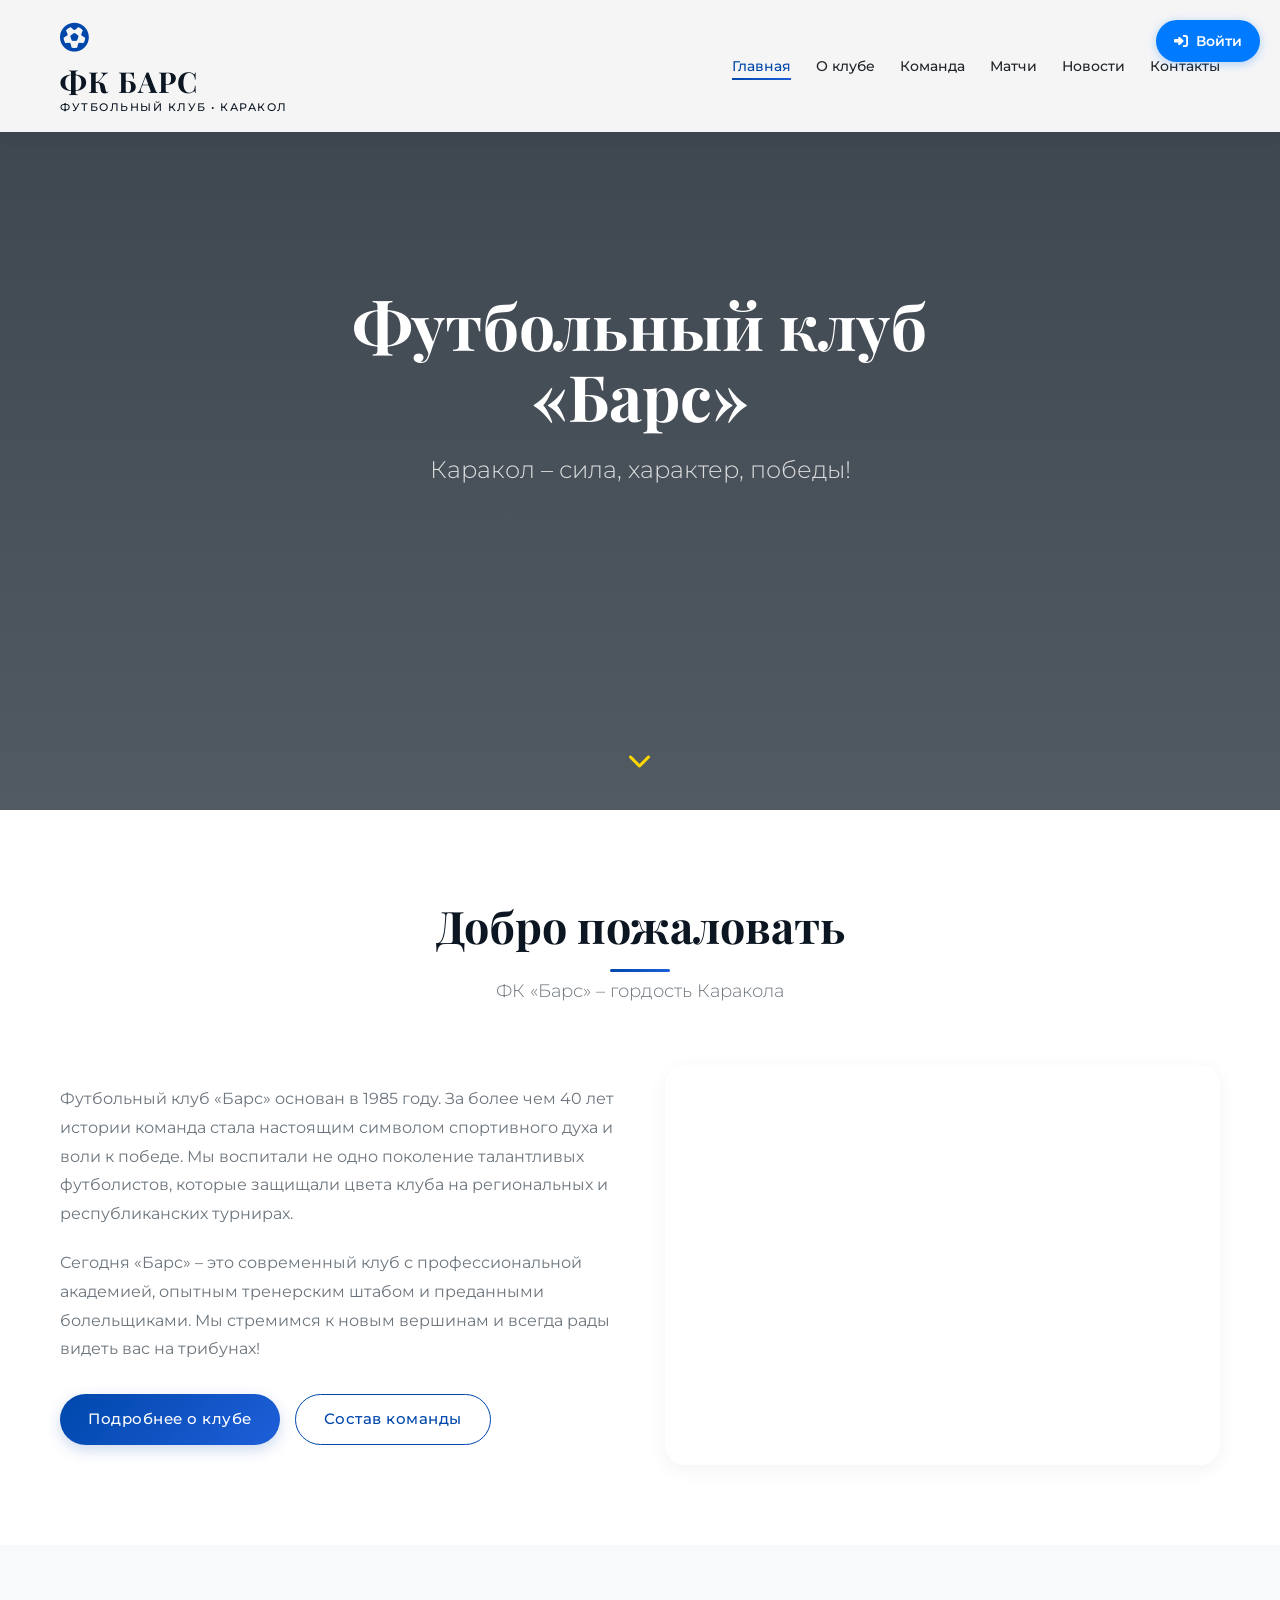
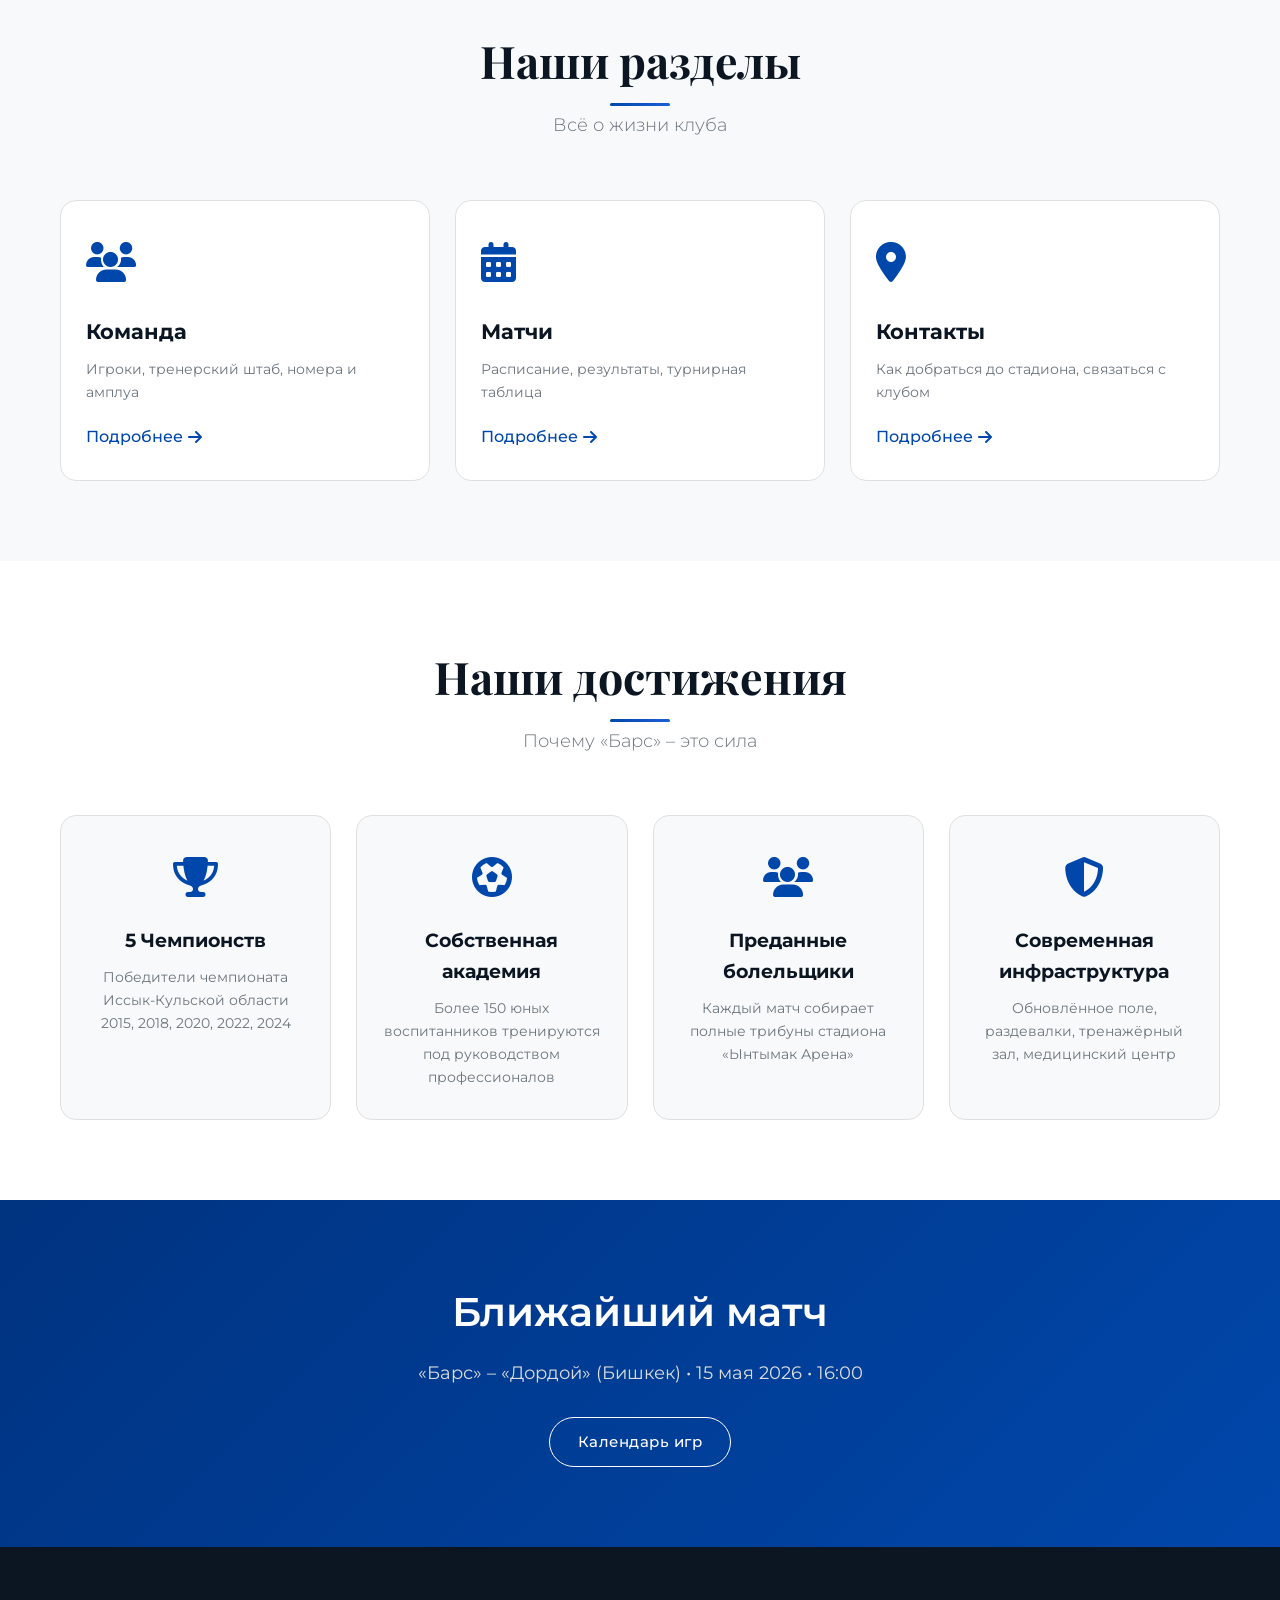
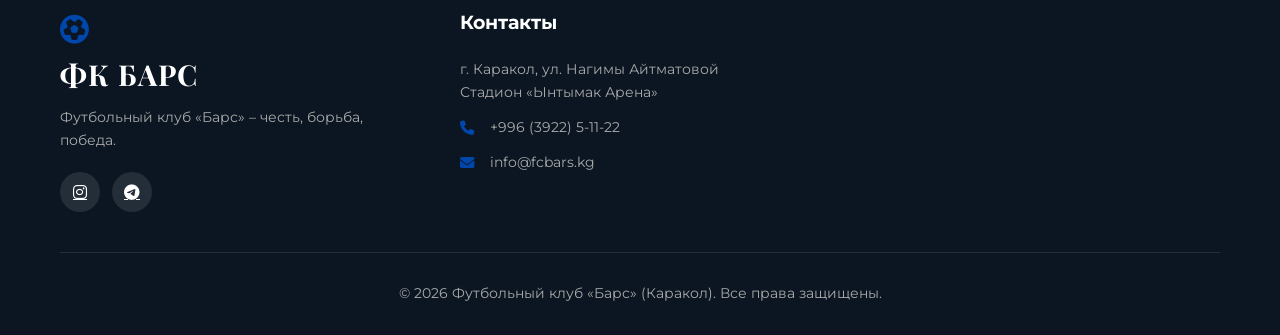
<file: index.html>
<!DOCTYPE html>
<html lang="ru">
<head>
    <meta charset="UTF-8">
    <meta name="viewport" content="width=device-width, initial-scale=1.0">
    <title>ФК Барс – официальный сайт футбольного клуба (Каракол)</title>
    <link rel="stylesheet" href="css/style.css">
    <link rel="stylesheet" href="https://cdnjs.cloudflare.com/ajax/libs/font-awesome/6.4.0/css/all.min.css">
    <link href="https://fonts.googleapis.com/css2?family=Montserrat:wght@300;400;500;600;700&family=Playfair+Display:wght@400;500;600;700&display=swap" rel="stylesheet">
    <link rel="icon" type="image/x-icon" href="favicon.ico">
    <style>
        /* Стили для кнопки админ-панели (СИНЯЯ, ВВЕРХУ СПРАВА) */
        .admin-button {
            position: fixed;
            top: 20px;
            right: 20px;
            background: #007bff;
            color: white;
            padding: 10px 18px;
            border-radius: 30px;
            text-decoration: none;
            font-weight: 600;
            z-index: 10000;
            box-shadow: 0 2px 10px rgba(0,123,255,0.3);
            transition: all 0.3s ease;
            display: flex;
            align-items: center;
            gap: 8px;
            font-size: 14px;
            font-family: 'Montserrat', sans-serif;
        }
        .admin-button:hover {
            background: #0056b3;
            transform: translateY(-2px);
            box-shadow: 0 4px 15px rgba(0,123,255,0.4);
        }
    </style>
</head>
<body>
    <!-- Кнопка Админ-панели -->
    <a href="admin/login.html" class="admin-button" target="_blank">
    <i class="fas fa-sign-in-alt"></i> Войти
    </a>

    <header class="header">
        <div class="container">
            <nav class="navbar">
                <a href="index.html" class="logo">
                    <span class="logo-icon"><i class="fas fa-futbol"></i></span>
                    <span class="logo-text">ФК БАРС</span>
                    <span class="logo-subtitle">футбольный клуб • каракол</span>
                </a>
                <button class="menu-toggle" id="menuToggle"><i class="fas fa-bars"></i></button>
                <ul class="nav-menu" id="navMenu">
                      <li><a href="index.html" class="nav-link">Главная</a></li>
                      <li><a href="club.html" class="nav-link">О клубе</a></li>
                      <li><a href="team.html" class="nav-link">Команда</a></li>
                      <li><a href="matches.html" class="nav-link">Матчи</a></li>
                      <li><a href="news.html" class="nav-link">Новости</a></li>
                      <li><a href="contact.html" class="nav-link">Контакты</a></li>
                </ul>
            </nav>
        </div>
    </header>

    <main>
        <section class="hero" id="home">
            <div class="container">
                <div class="hero-content">
                    <h1 class="hero-title">Футбольный клуб «Барс»</h1>
                    <p class="hero-subtitle">Каракол – сила, характер, победы!</p>
                </div>
            </div>
            <a href="#welcome" class="scroll-down"><i class="fas fa-chevron-down"></i></a>
        </section>

        <section class="section welcome-section" id="welcome">
            <div class="container">
                <div class="section-header">
                    <h2 class="section-title">Добро пожаловать</h2>
                    <p class="section-subtitle">ФК «Барс» – гордость Каракола</p>
                </div>
                <div class="welcome-content">
                    <div class="welcome-text">
                        <p>Футбольный клуб «Барс» основан в 1985 году. За более чем 40 лет истории команда стала настоящим символом спортивного духа и воли к победе. Мы воспитали не одно поколение талантливых футболистов, которые защищали цвета клуба на региональных и республиканских турнирах.</p>
                        <p>Сегодня «Барс» – это современный клуб с профессиональной академией, опытным тренерским штабом и преданными болельщиками. Мы стремимся к новым вершинам и всегда рады видеть вас на трибунах!</p>
                        <div class="welcome-buttons">
                            <a href="club.html" class="btn btn-primary">Подробнее о клубе</a>
                            <a href="team.html" class="btn btn-outline">Состав команды</a>
                        </div>
                    </div>
                    <div class="welcome-image">
                        <div class="image-frame">
                            <div class="club-image" id="clubImage"></div>
                        </div>
                    </div>
                </div>
            </div>
        </section>

        <section class="section quick-links-section">
            <div class="container">
                <div class="section-header">
                    <h2 class="section-title">Наши разделы</h2>
                    <p class="section-subtitle">Всё о жизни клуба</p>
                </div>
                <div class="quick-links-grid">
                    <a href="team.html" class="quick-link-card">
                        <div class="quick-link-icon"><i class="fas fa-users"></i></div>
                        <h3>Команда</h3>
                        <p>Игроки, тренерский штаб, номера и амплуа</p>
                        <span class="link-arrow">Подробнее <i class="fas fa-arrow-right"></i></span>
                    </a>
                    <a href="matches.html" class="quick-link-card">
                        <div class="quick-link-icon"><i class="fas fa-calendar-alt"></i></div>
                        <h3>Матчи</h3>
                        <p>Расписание, результаты, турнирная таблица</p>
                        <span class="link-arrow">Подробнее <i class="fas fa-arrow-right"></i></span>
                    </a>
                    <a href="contact.html" class="quick-link-card">
                        <div class="quick-link-icon"><i class="fas fa-map-marker-alt"></i></div>
                        <h3>Контакты</h3>
                        <p>Как добраться до стадиона, связаться с клубом</p>
                        <span class="link-arrow">Подробнее <i class="fas fa-arrow-right"></i></span>
                    </a>
                </div>
            </div>
        </section>

        <section class="section benefits-section">
            <div class="container">
                <div class="section-header">
                    <h2 class="section-title">Наши достижения</h2>
                    <p class="section-subtitle">Почему «Барс» – это сила</p>
                </div>
                <div class="benefits-grid">
                    <div class="benefit-card">
                        <div class="benefit-icon"><i class="fas fa-trophy"></i></div>
                        <h3>5 Чемпионств</h3>
                        <p>Победители чемпионата Иссык-Кульской области 2015, 2018, 2020, 2022, 2024</p>
                    </div>
                    <div class="benefit-card">
                        <div class="benefit-icon"><i class="fas fa-futbol"></i></div>
                        <h3>Собственная академия</h3>
                        <p>Более 150 юных воспитанников тренируются под руководством профессионалов</p>
                    </div>
                    <div class="benefit-card">
                        <div class="benefit-icon"><i class="fas fa-users"></i></div>
                        <h3>Преданные болельщики</h3>
                        <p>Каждый матч собирает полные трибуны стадиона «Ынтымак Арена»</p>
                    </div>
                    <div class="benefit-card">
                        <div class="benefit-icon"><i class="fas fa-shield-alt"></i></div>
                        <h3>Современная инфраструктура</h3>
                        <p>Обновлённое поле, раздевалки, тренажёрный зал, медицинский центр</p>
                    </div>
                </div>
            </div>
        </section>

        <section class="section cta-section">
            <div class="container">
                <div class="cta-content">
                    <h2>Ближайший матч</h2>
                    <p>«Барс» – «Дордой» (Бишкек) • 15 мая 2026 • 16:00</p>
                    <div class="cta-buttons">
                        <a href="matches.html" class="btn btn-outline" style="border-color: white; color: white;">Календарь игр</a>
                    </div>
                </div>
            </div>
        </section>
    </main>

    <footer class="footer">
        <div class="container">
            <div class="footer-content">
                <div class="footer-logo">
                    <a href="index.html" class="logo">
                        <span class="logo-icon"><i class="fas fa-futbol"></i></span>
                        <span class="logo-text">ФК БАРС</span>
                    </a>
                    <p>Футбольный клуб «Барс» – честь, борьба, победа.</p>
                    <div class="social-links">
                        <a href="https://www.instagram.com/barsissykkul" target="_blank"><i class="fab fa-instagram"></i></a>
                        <a href="https://t.me/barsissykkul" target="_blank"><i class="fab fa-telegram"></i></a>
                    </div>
                </div>
                <div class="footer-contact">
                    <h3>Контакты</h3>
                    <p>г. Каракол, ул. Нагимы Айтматовой<br>Стадион «Ынтымак Арена»</p>
                    <p><i class="fas fa-phone"></i> +996 (3922) 5-11-22</p>
                    <p><i class="fas fa-envelope"></i> info@fcbars.kg</p>
                </div>
            </div>
            <div class="footer-bottom">
                <p>&copy; 2026 Футбольный клуб «Барс» (Каракол). Все права защищены.</p>
            </div>
        </div>
    </footer>

    <script src="js/script.js"></script>
</body>
</html>
</file>
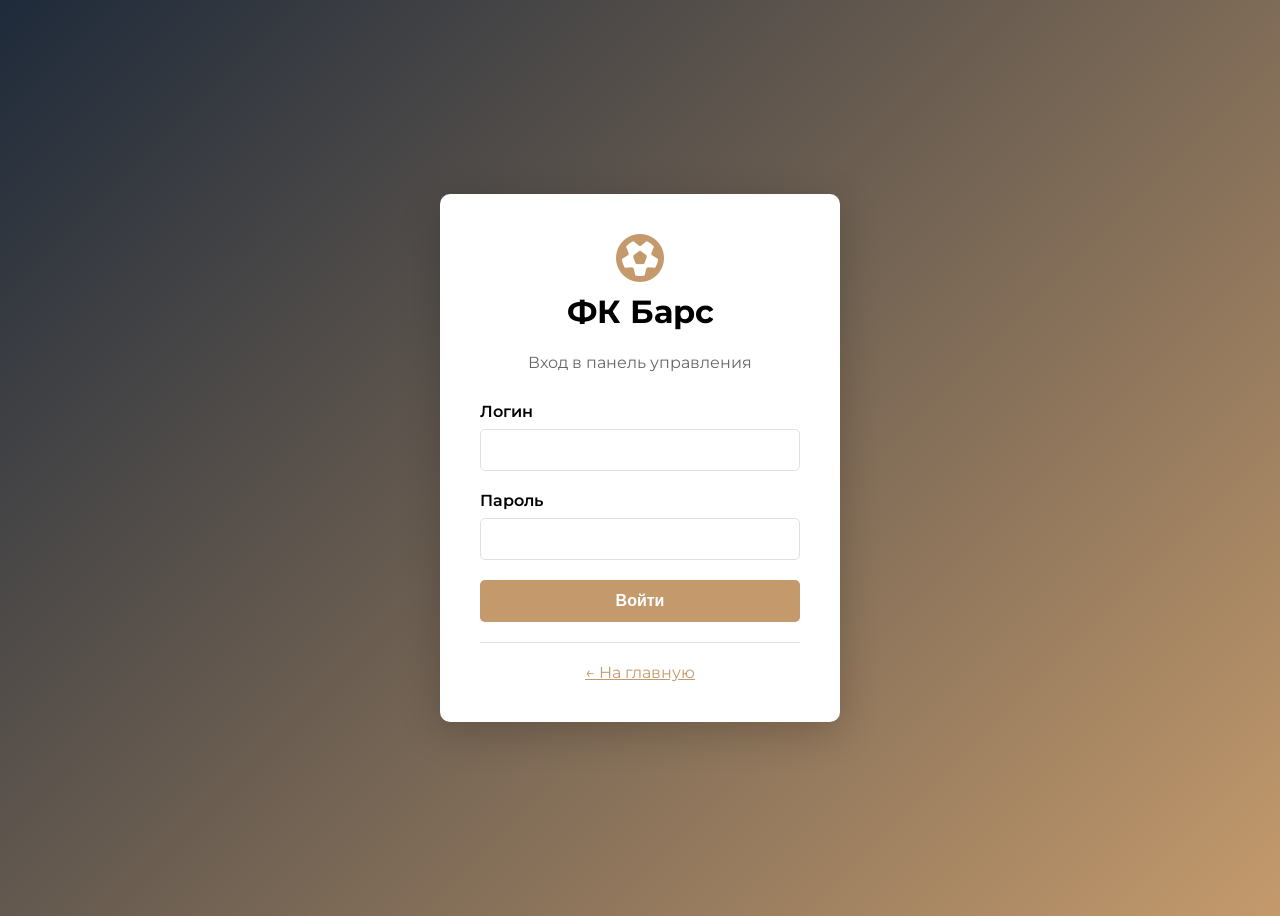
<file: admin/index.html>
<!DOCTYPE html>
<html lang="ru">
<head>
    <meta charset="UTF-8">
    <meta name="viewport" content="width=device-width, initial-scale=1.0">
    <title>Админ-панель | ФК Барс</title>
    <link rel="stylesheet" href="css/admin.css">
    <link rel="stylesheet" href="https://cdnjs.cloudflare.com/ajax/libs/font-awesome/6.4.0/css/all.min.css">
    <link href="https://fonts.googleapis.com/css2?family=Montserrat:wght@300;400;500;600;700&display=swap" rel="stylesheet">
    <style>
        body {
            font-family: 'Montserrat', sans-serif;
            background: #f5f7fb;
        }
        .admin-body {
            display: flex;
            min-height: 100vh;
        }
        .admin-sidebar {
            width: 280px;
            background: #1e293b;
            color: white;
            position: fixed;
            height: 100vh;
            overflow-y: auto;
        }
        .admin-sidebar-header {
            padding: 25px 20px;
            border-bottom: 1px solid #334155;
        }
        .admin-sidebar-header h2 {
            font-size: 1.5rem;
            margin: 0;
            color: white;
        }
        .admin-sidebar-header h2 i {
            color: #fbbf24;
            margin-right: 10px;
        }
        .admin-sidebar-menu {
            padding: 20px 0;
        }
        .admin-menu-item {
            display: flex;
            align-items: center;
            gap: 12px;
            padding: 12px 20px;
            color: #cbd5e1;
            text-decoration: none;
            transition: all 0.3s;
            font-weight: 500;
        }
        .admin-menu-item:hover {
            background: #334155;
            color: white;
        }
        .admin-menu-item.active {
            background: #3b82f6;
            color: white;
        }
        .admin-menu-item i {
            width: 20px;
        }
        .admin-main {
            flex: 1;
            margin-left: 280px;
            padding: 20px;
        }
        .admin-header {
            display: flex;
            justify-content: space-between;
            align-items: center;
            background: white;
            padding: 20px 25px;
            border-radius: 12px;
            margin-bottom: 30px;
            box-shadow: 0 1px 3px rgba(0,0,0,0.1);
        }
        .admin-user {
            display: flex;
            align-items: center;
            gap: 12px;
        }
        .admin-avatar {
            width: 40px;
            height: 40px;
            background: #e2e8f0;
            border-radius: 50%;
            display: flex;
            align-items: center;
            justify-content: center;
            color: #1e293b;
        }
        .btn-primary, .btn-outline {
            padding: 10px 20px;
            border-radius: 8px;
            font-weight: 600;
            cursor: pointer;
            transition: all 0.3s;
            text-decoration: none;
            display: inline-block;
            font-size: 14px;
        }
        .btn-primary {
            background: #3b82f6;
            color: white;
            border: none;
        }
        .btn-primary:hover {
            background: #2563eb;
        }
        .btn-outline {
            background: transparent;
            color: #3b82f6;
            border: 1px solid #3b82f6;
        }
        .btn-outline:hover {
            background: #eff6ff;
        }
        .card-grid {
            display: grid;
            grid-template-columns: repeat(auto-fit, minmax(280px, 1fr));
            gap: 25px;
            padding: 0 10px 20px 10px;
        }
        .admin-card {
            background: white;
            padding: 30px;
            border-radius: 16px;
            box-shadow: 0 1px 3px rgba(0,0,0,0.1);
            text-align: center;
            transition: transform 0.2s;
        }
        .admin-card:hover {
            transform: translateY(-5px);
            box-shadow: 0 10px 25px rgba(0,0,0,0.1);
        }
        .admin-card i {
            font-size: 3rem;
            color: #3b82f6;
            margin-bottom: 15px;
        }
        .admin-card h3 {
            margin-bottom: 10px;
            font-size: 1.2rem;
        }
        .admin-card p {
            color: #64748b;
            font-size: 0.9rem;
            margin-bottom: 20px;
        }
        .quick-actions {
            background: white;
            padding: 25px;
            border-radius: 16px;
            margin: 0 10px 20px 10px;
            box-shadow: 0 1px 3px rgba(0,0,0,0.1);
        }
        .actions-buttons {
            display: flex;
            gap: 15px;
            flex-wrap: wrap;
            margin-top: 15px;
        }
        @media (max-width: 768px) {
            .admin-sidebar {
                width: 80px;
            }
            .admin-sidebar-header h2 span,
            .admin-menu-item span {
                display: none;
            }
            .admin-menu-item i {
                margin: 0;
            }
            .admin-main {
                margin-left: 80px;
            }
        }
    </style>
</head>
<body>
    <div class="admin-body">
        <div class="admin-sidebar">
            <div class="admin-sidebar-header">
                <h2><i class="fas fa-futbol"></i> <span>ФК БАРС</span></h2>
            </div>
            <div class="admin-sidebar-menu">
                <a href="index.html" class="admin-menu-item active">
                    <i class="fas fa-home"></i> <span>Главная</span>
                </a>
                <a href="dashboard.html" class="admin-menu-item">
                    <i class="fas fa-tachometer-alt"></i> <span>Дашборд</span>
                </a>
                <a href="players.html" class="admin-menu-item">
                    <i class="fas fa-users"></i> <span>Игроки</span>
                </a>
                <a href="news.html" class="admin-menu-item">
                    <i class="fas fa-newspaper"></i> <span>Новости</span>
                </a>
                <a href="matches.html" class="admin-menu-item">
                    <i class="fas fa-calendar-alt"></i> <span>Матчи</span>
                </a>
                <a href="messages.html" class="admin-menu-item">
                    <i class="fas fa-envelope"></i> <span>Сообщения</span>
                </a>
                <a href="#" class="admin-menu-item" id="logoutBtn">
                    <i class="fas fa-sign-out-alt"></i> <span>Выход</span>
                </a>
            </div>
        </div>
        
        <div class="admin-main">
            <div class="admin-header">
                <h1>Добро пожаловать в админ-панель</h1>
                <div class="admin-user">
                    <span>Администратор</span>
                    <div class="admin-avatar">
                        <i class="fas fa-user"></i>
                    </div>
                </div>
            </div>
            
            <div class="card-grid">
                <div class="admin-card">
                    <i class="fas fa-users"></i>
                    <h3>Управление игроками</h3>
                    <p>Добавляйте, редактируйте и удаляйте состав команды</p>
                    <a href="players.html" class="btn-primary" style="display: inline-block;">Перейти</a>
                </div>
                
                <div class="admin-card">
                    <i class="fas fa-newspaper"></i>
                    <h3>Новости клуба</h3>
                    <p>Публикуйте и редактируйте новости и анонсы</p>
                    <a href="news.html" class="btn-primary" style="display: inline-block;">Перейти</a>
                </div>
                
                <div class="admin-card">
                    <i class="fas fa-calendar-alt"></i>
                    <h3>Матчи</h3>
                    <p>Управляйте расписанием и результатами игр</p>
                    <a href="matches.html" class="btn-primary" style="display: inline-block;">Перейти</a>
                </div>
                
                <div class="admin-card">
                    <i class="fas fa-envelope"></i>
                    <h3>Сообщения</h3>
                    <p>Читайте сообщения с сайта</p>
                    <a href="messages.html" class="btn-primary" style="display: inline-block;">Перейти</a>
                </div>
            </div>
            
            <div class="quick-actions">
                <h2 style="margin-bottom: 15px;">⚡ Быстрые действия</h2>
                <div class="actions-buttons">
                    <button class="btn-primary" onclick="window.location.href='players.html'">
                        <i class="fas fa-plus"></i> Добавить игрока
                    </button>
                    <button class="btn-outline" onclick="window.location.href='news.html'">
                        <i class="fas fa-plus"></i> Создать новость
                    </button>
                    <button class="btn-outline" onclick="window.location.href='matches.html'">
                        <i class="fas fa-plus"></i> Добавить матч
                    </button>
                    <button class="btn-outline" onclick="window.open('../index.html', '_blank')">
                        <i class="fas fa-external-link-alt"></i> Открыть сайт
                    </button>
                </div>
            </div>
        </div>
    </div>

    <script>
        document.addEventListener('DOMContentLoaded', function() {
            if (!sessionStorage.getItem('admin_logged_in')) {
                window.location.href = 'login.html';
            }
            
            document.getElementById('logoutBtn').addEventListener('click', function(e) {
                e.preventDefault();
                sessionStorage.removeItem('admin_logged_in');
                window.location.href = 'login.html';
            });
        });
    </script>
</body>
</html>
</file>
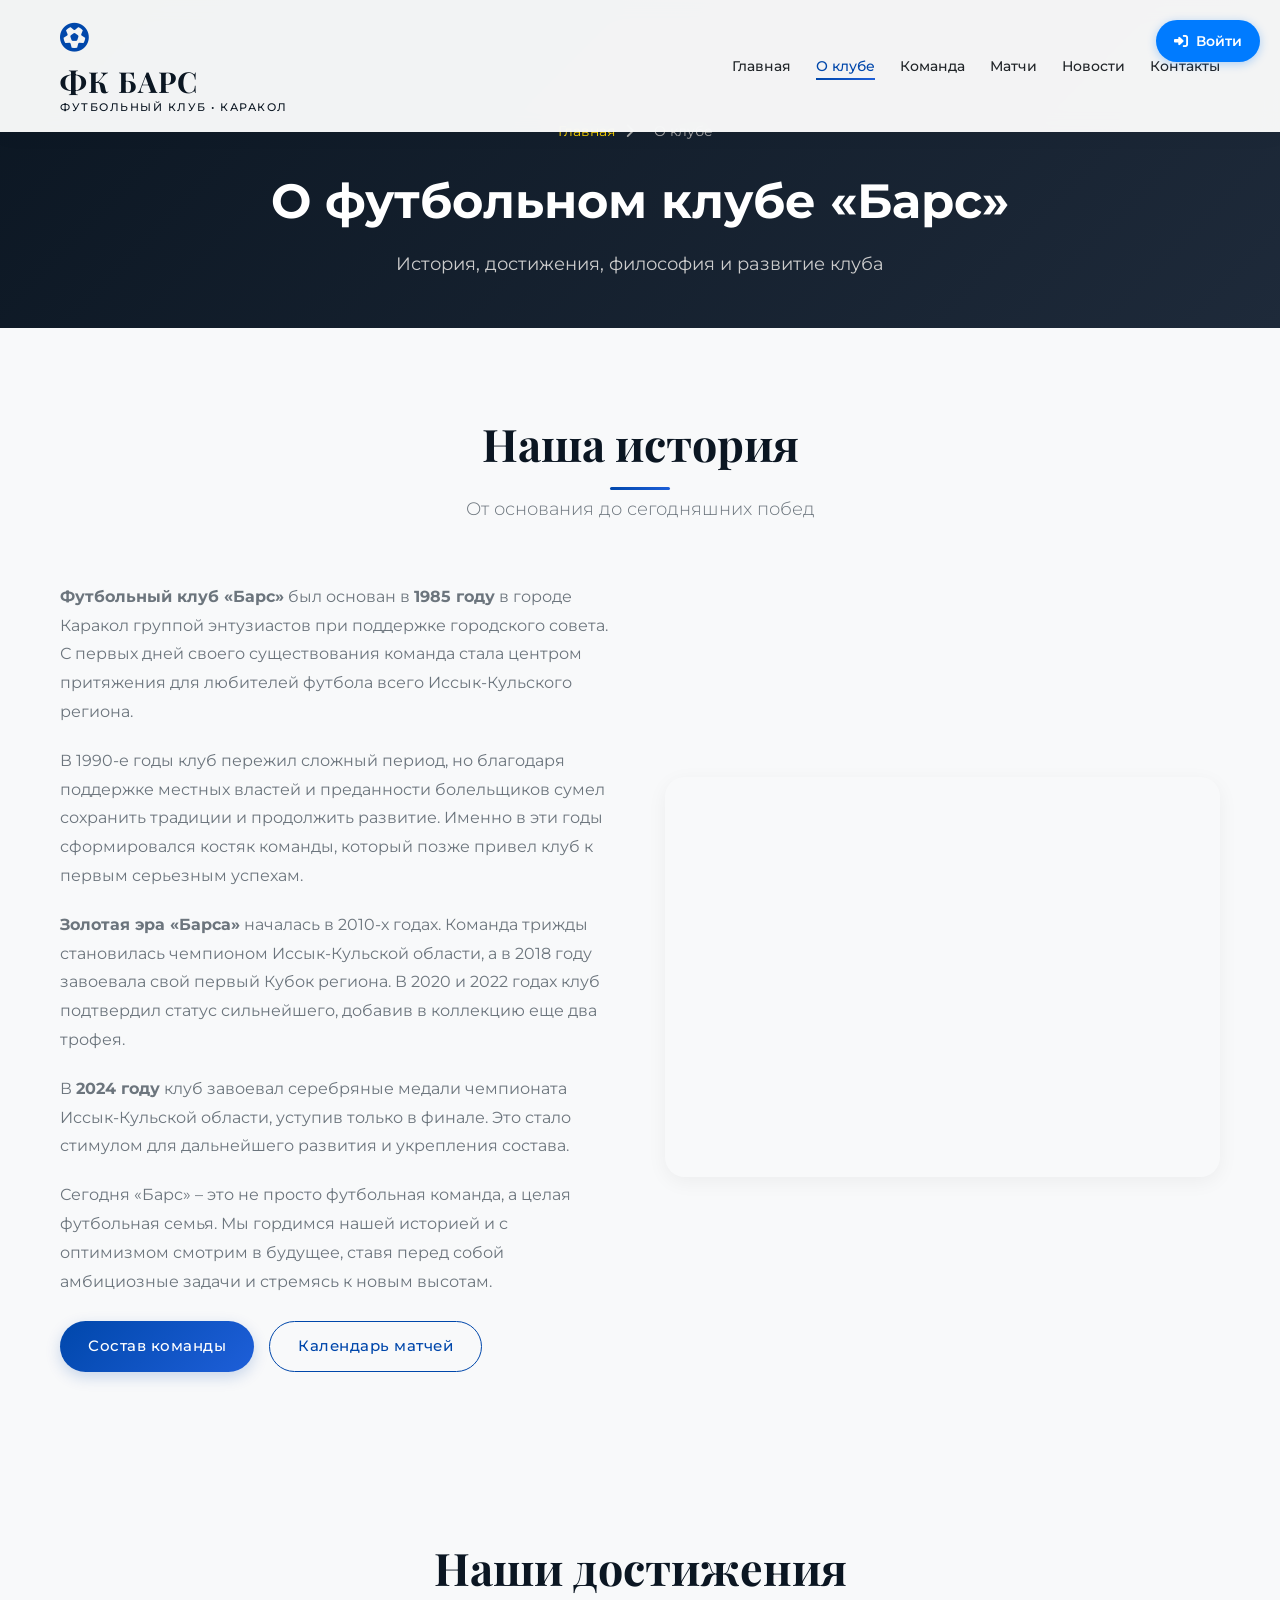
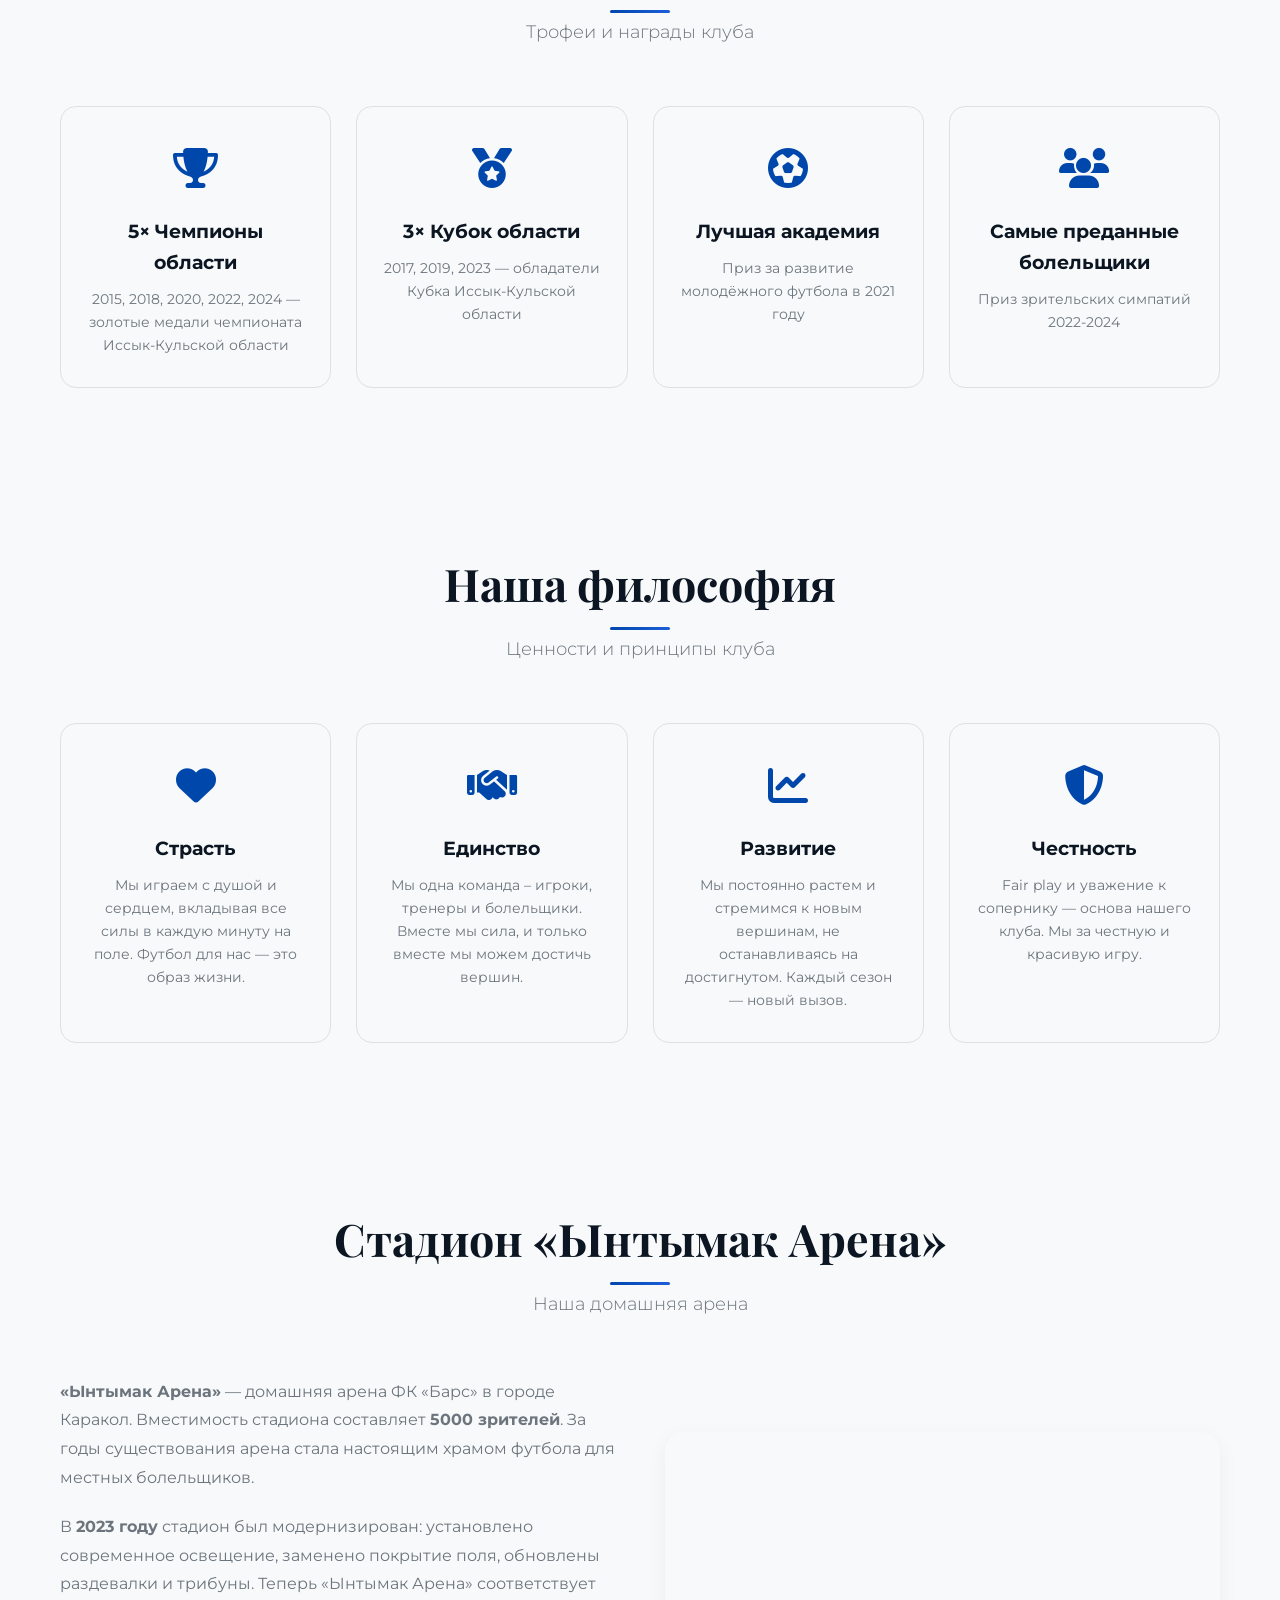
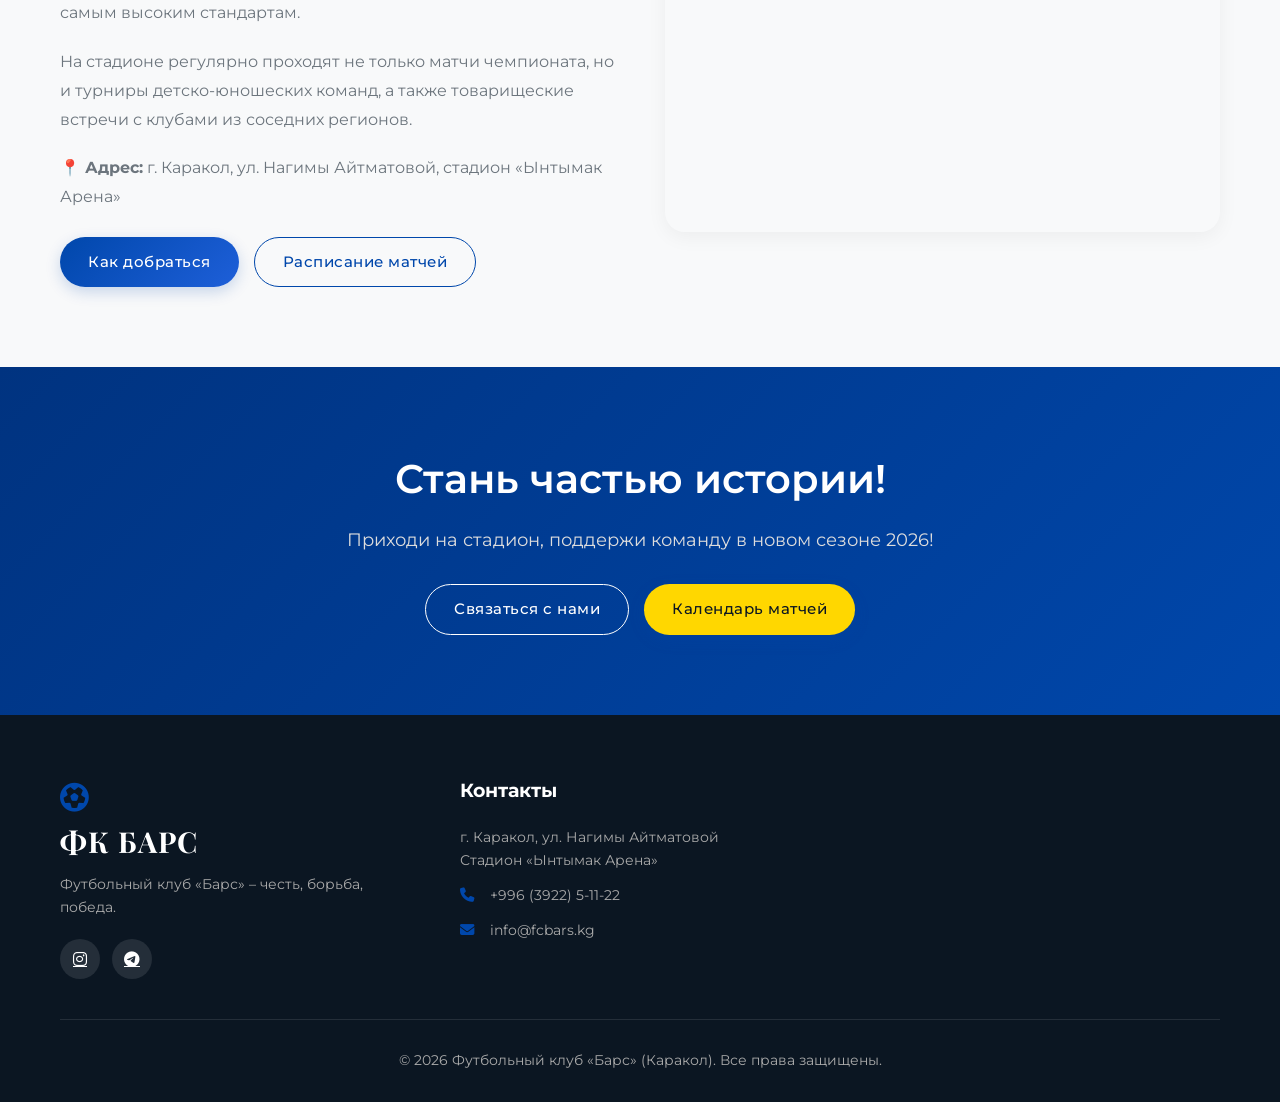
<file: club.html>
<!DOCTYPE html>
<html lang="ru">
<head>
    <meta charset="UTF-8">
    <meta name="viewport" content="width=device-width, initial-scale=1.0">
    <title>О клубе | ФК Барс – Каракол</title>
    <link rel="stylesheet" href="css/style.css">
    <link rel="stylesheet" href="https://cdnjs.cloudflare.com/ajax/libs/font-awesome/6.4.0/css/all.min.css">
    <link href="https://fonts.googleapis.com/css2?family=Montserrat:wght@300;400;500;600;700&family=Playfair+Display:wght@400;500;600;700&display=swap" rel="stylesheet">
    <link rel="icon" type="image/x-icon" href="favicon.ico">
    <style>
        /* Стили для кнопки админ-панели (СИНЯЯ, ВВЕРХУ СПРАВА) */
        .admin-button {
            position: fixed;
            top: 20px;
            right: 20px;
            background: #007bff;
            color: white;
            padding: 10px 18px;
            border-radius: 30px;
            text-decoration: none;
            font-weight: 600;
            z-index: 10000;
            box-shadow: 0 2px 10px rgba(0,123,255,0.3);
            transition: all 0.3s ease;
            display: flex;
            align-items: center;
            gap: 8px;
            font-size: 14px;
            font-family: 'Montserrat', sans-serif;
        }
        .admin-button:hover {
            background: #0056b3;
            transform: translateY(-2px);
            box-shadow: 0 4px 15px rgba(0,123,255,0.4);
        }
    </style>
</head>
<body>
    <!-- Кнопка Админ-панели -->
   <a href="admin/login.html" class="admin-button" target="_blank">
    <i class="fas fa-sign-in-alt"></i> Войти
   </a>

    <header class="header">
        <div class="container">
            <nav class="navbar">
                <a href="index.html" class="logo">
                    <span class="logo-icon"><i class="fas fa-futbol"></i></span>
                    <span class="logo-text">ФК БАРС</span>
                    <span class="logo-subtitle">футбольный клуб • каракол</span>
                </a>
                <button class="menu-toggle" id="menuToggle"><i class="fas fa-bars"></i></button>
                <ul class="nav-menu" id="navMenu">
                        <li><a href="index.html" class="nav-link">Главная</a></li>
                        <li><a href="club.html" class="nav-link">О клубе</a></li>
                        <li><a href="team.html" class="nav-link">Команда</a></li>
                        <li><a href="matches.html" class="nav-link">Матчи</a></li>
                        <li><a href="news.html" class="nav-link">Новости</a></li>
                        <li><a href="contact.html" class="nav-link">Контакты</a></li>
                </ul>
            </nav>
        </div>
    </header>

    <main>
        <section class="breadcrumb-section">
            <div class="container">
                <nav class="breadcrumb">
                    <a href="index.html">Главная</a>
                    <span><i class="fas fa-chevron-right"></i></span>
                    <span class="current">О клубе</span>
                </nav>
                <h1 class="page-title">О футбольном клубе «Барс»</h1>
                <p class="page-subtitle">История, достижения, философия и развитие клуба</p>
            </div>
        </section>

        <section class="section history-section">
            <div class="container">
                <div class="section-header">
                    <h2 class="section-title">Наша история</h2>
                    <p class="section-subtitle">От основания до сегодняшних побед</p>
                </div>
                <div class="welcome-content">
                    <div class="welcome-text">
                        <p><strong>Футбольный клуб «Барс»</strong> был основан в <strong>1985 году</strong> в городе Каракол группой энтузиастов при поддержке городского совета. С первых дней своего существования команда стала центром притяжения для любителей футбола всего Иссык-Кульского региона.</p>
                        <p>В 1990-е годы клуб пережил сложный период, но благодаря поддержке местных властей и преданности болельщиков сумел сохранить традиции и продолжить развитие. Именно в эти годы сформировался костяк команды, который позже привел клуб к первым серьезным успехам.</p>
                        <p><strong>Золотая эра «Барса»</strong> началась в 2010-х годах. Команда трижды становилась чемпионом Иссык-Кульской области, а в 2018 году завоевала свой первый Кубок региона. В 2020 и 2022 годах клуб подтвердил статус сильнейшего, добавив в коллекцию еще два трофея.</p>
                        <p>В <strong>2024 году</strong> клуб завоевал серебряные медали чемпионата Иссык-Кульской области, уступив только в финале. Это стало стимулом для дальнейшего развития и укрепления состава.</p>
                        <p>Сегодня «Барс» – это не просто футбольная команда, а целая футбольная семья. Мы гордимся нашей историей и с оптимизмом смотрим в будущее, ставя перед собой амбициозные задачи и стремясь к новым высотам.</p>
                        <div class="welcome-buttons" style="margin-top: 25px;">
                            <a href="team.html" class="btn btn-primary">Состав команды</a>
                            <a href="matches.html" class="btn btn-outline">Календарь матчей</a>
                        </div>
                    </div>
                    <div class="welcome-image">
                        <div class="image-frame">
                            <div class="club-image" style="background-image: url('https://images.unsplash.com/photo-1522778119026-d647f0596c20?ixlib=rb-4.0.3&auto=format&fit=crop&w=2070&q=80'); height: 400px; background-size: cover; background-position: center;"></div>
                        </div>
                    </div>
                </div>
            </div>
        </section>

        <section class="section achievements-section">
            <div class="container">
                <div class="section-header">
                    <h2 class="section-title">Наши достижения</h2>
                    <p class="section-subtitle">Трофеи и награды клуба</p>
                </div>
                <div class="benefits-grid">
                    <div class="benefit-card">
                        <div class="benefit-icon"><i class="fas fa-trophy"></i></div>
                        <h3>5× Чемпионы области</h3>
                        <p>2015, 2018, 2020, 2022, 2024 — золотые медали чемпионата Иссык-Кульской области</p>
                    </div>
                    <div class="benefit-card">
                        <div class="benefit-icon"><i class="fas fa-medal"></i></div>
                        <h3>3× Кубок области</h3>
                        <p>2017, 2019, 2023 — обладатели Кубка Иссык-Кульской области</p>
                    </div>
                    <div class="benefit-card">
                        <div class="benefit-icon"><i class="fas fa-futbol"></i></div>
                        <h3>Лучшая академия</h3>
                        <p>Приз за развитие молодёжного футбола в 2021 году</p>
                    </div>
                    <div class="benefit-card">
                        <div class="benefit-icon"><i class="fas fa-users"></i></div>
                        <h3>Самые преданные болельщики</h3>
                        <p>Приз зрительских симпатий 2022-2024</p>
                    </div>
                </div>
            </div>
        </section>

        <section class="section philosophy-section">
            <div class="container">
                <div class="section-header">
                    <h2 class="section-title">Наша философия</h2>
                    <p class="section-subtitle">Ценности и принципы клуба</p>
                </div>
                <div class="benefits-grid">
                    <div class="benefit-card">
                        <div class="benefit-icon"><i class="fas fa-heart"></i></div>
                        <h3>Страсть</h3>
                        <p>Мы играем с душой и сердцем, вкладывая все силы в каждую минуту на поле. Футбол для нас — это образ жизни.</p>
                    </div>
                    <div class="benefit-card">
                        <div class="benefit-icon"><i class="fas fa-handshake"></i></div>
                        <h3>Единство</h3>
                        <p>Мы одна команда – игроки, тренеры и болельщики. Вместе мы сила, и только вместе мы можем достичь вершин.</p>
                    </div>
                    <div class="benefit-card">
                        <div class="benefit-icon"><i class="fas fa-chart-line"></i></div>
                        <h3>Развитие</h3>
                        <p>Мы постоянно растем и стремимся к новым вершинам, не останавливаясь на достигнутом. Каждый сезон — новый вызов.</p>
                    </div>
                    <div class="benefit-card">
                        <div class="benefit-icon"><i class="fas fa-shield-alt"></i></div>
                        <h3>Честность</h3>
                        <p>Fair play и уважение к сопернику — основа нашего клуба. Мы за честную и красивую игру.</p>
                    </div>
                </div>
            </div>
        </section>

        <section class="section stadium-section">
            <div class="container">
                <div class="section-header">
                    <h2 class="section-title">Стадион «Ынтымак Арена»</h2>
                    <p class="section-subtitle">Наша домашняя арена</p>
                </div>
                <div class="welcome-content">
                    <div class="welcome-text">
                        <p><strong>«Ынтымак Арена»</strong> — домашняя арена ФК «Барс» в городе Каракол. Вместимость стадиона составляет <strong>5000 зрителей</strong>. За годы существования арена стала настоящим храмом футбола для местных болельщиков.</p>
                        <p>В <strong>2023 году</strong> стадион был модернизирован: установлено современное освещение, заменено покрытие поля, обновлены раздевалки и трибуны. Теперь «Ынтымак Арена» соответствует самым высоким стандартам.</p>
                        <p>На стадионе регулярно проходят не только матчи чемпионата, но и турниры детско-юношеских команд, а также товарищеские встречи с клубами из соседних регионов.</p>
                        <p><strong>📍 Адрес:</strong> г. Каракол, ул. Нагимы Айтматовой, стадион «Ынтымак Арена»</p>
                        <div class="welcome-buttons" style="margin-top: 25px;">
                            <a href="contact.html" class="btn btn-primary">Как добраться</a>
                            <a href="matches.html" class="btn btn-outline">Расписание матчей</a>
                        </div>
                    </div>
                    <div class="welcome-image">
                        <div class="image-frame">
                            <div class="club-image" style="background-image: url('https://images.unsplash.com/photo-1459865264687-595d652de67e?ixlib=rb-4.0.3&auto=format&fit=crop&w=2070&q=80'); height: 400px; background-size: cover; background-position: center;"></div>
                        </div>
                    </div>
                </div>
            </div>
        </section>

        <section class="section cta-section">
            <div class="container">
                <div class="cta-content">
                    <h2>Стань частью истории!</h2>
                    <p>Приходи на стадион, поддержи команду в новом сезоне 2026!</p>
                    <div class="cta-buttons">
                        <a href="contact.html" class="btn btn-outline" style="border-color: white; color: white;">Связаться с нами</a>
                        <a href="matches.html" class="btn btn-primary" style="background: var(--secondary-color); color: var(--dark-color);">Календарь матчей</a>
                    </div>
                </div>
            </div>
        </section>
    </main>

    <footer class="footer">
        <div class="container">
            <div class="footer-content">
                <div class="footer-logo">
                    <a href="index.html" class="logo">
                        <span class="logo-icon"><i class="fas fa-futbol"></i></span>
                        <span class="logo-text">ФК БАРС</span>
                    </a>
                    <p>Футбольный клуб «Барс» – честь, борьба, победа.</p>
                    <div class="social-links">
                        <a href="https://www.instagram.com/barsissykkul?utm_source=ig_web_button_share_sheet&igsh=ZDNlZDc0MzIxNw==" target="_blank"><i class="fab fa-instagram"></i></a>
                        <a href="https://t.me/barsissykkul" target="_blank"><i class="fab fa-telegram"></i></a>
                    </div>
                </div>
                <div class="footer-contact">
                    <h3>Контакты</h3>
                    <p>г. Каракол, ул. Нагимы Айтматовой<br>Стадион «Ынтымак Арена»</p>
                    <p><i class="fas fa-phone"></i> +996 (3922) 5-11-22</p>
                    <p><i class="fas fa-envelope"></i> info@fcbars.kg</p>
                </div>
            </div>
            <div class="footer-bottom">
                <p>&copy; 2026 Футбольный клуб «Барс» (Каракол). Все права защищены.</p>
            </div>
        </div>
    </footer>

    <script src="js/script.js"></script>
</body>
</html>
</file>
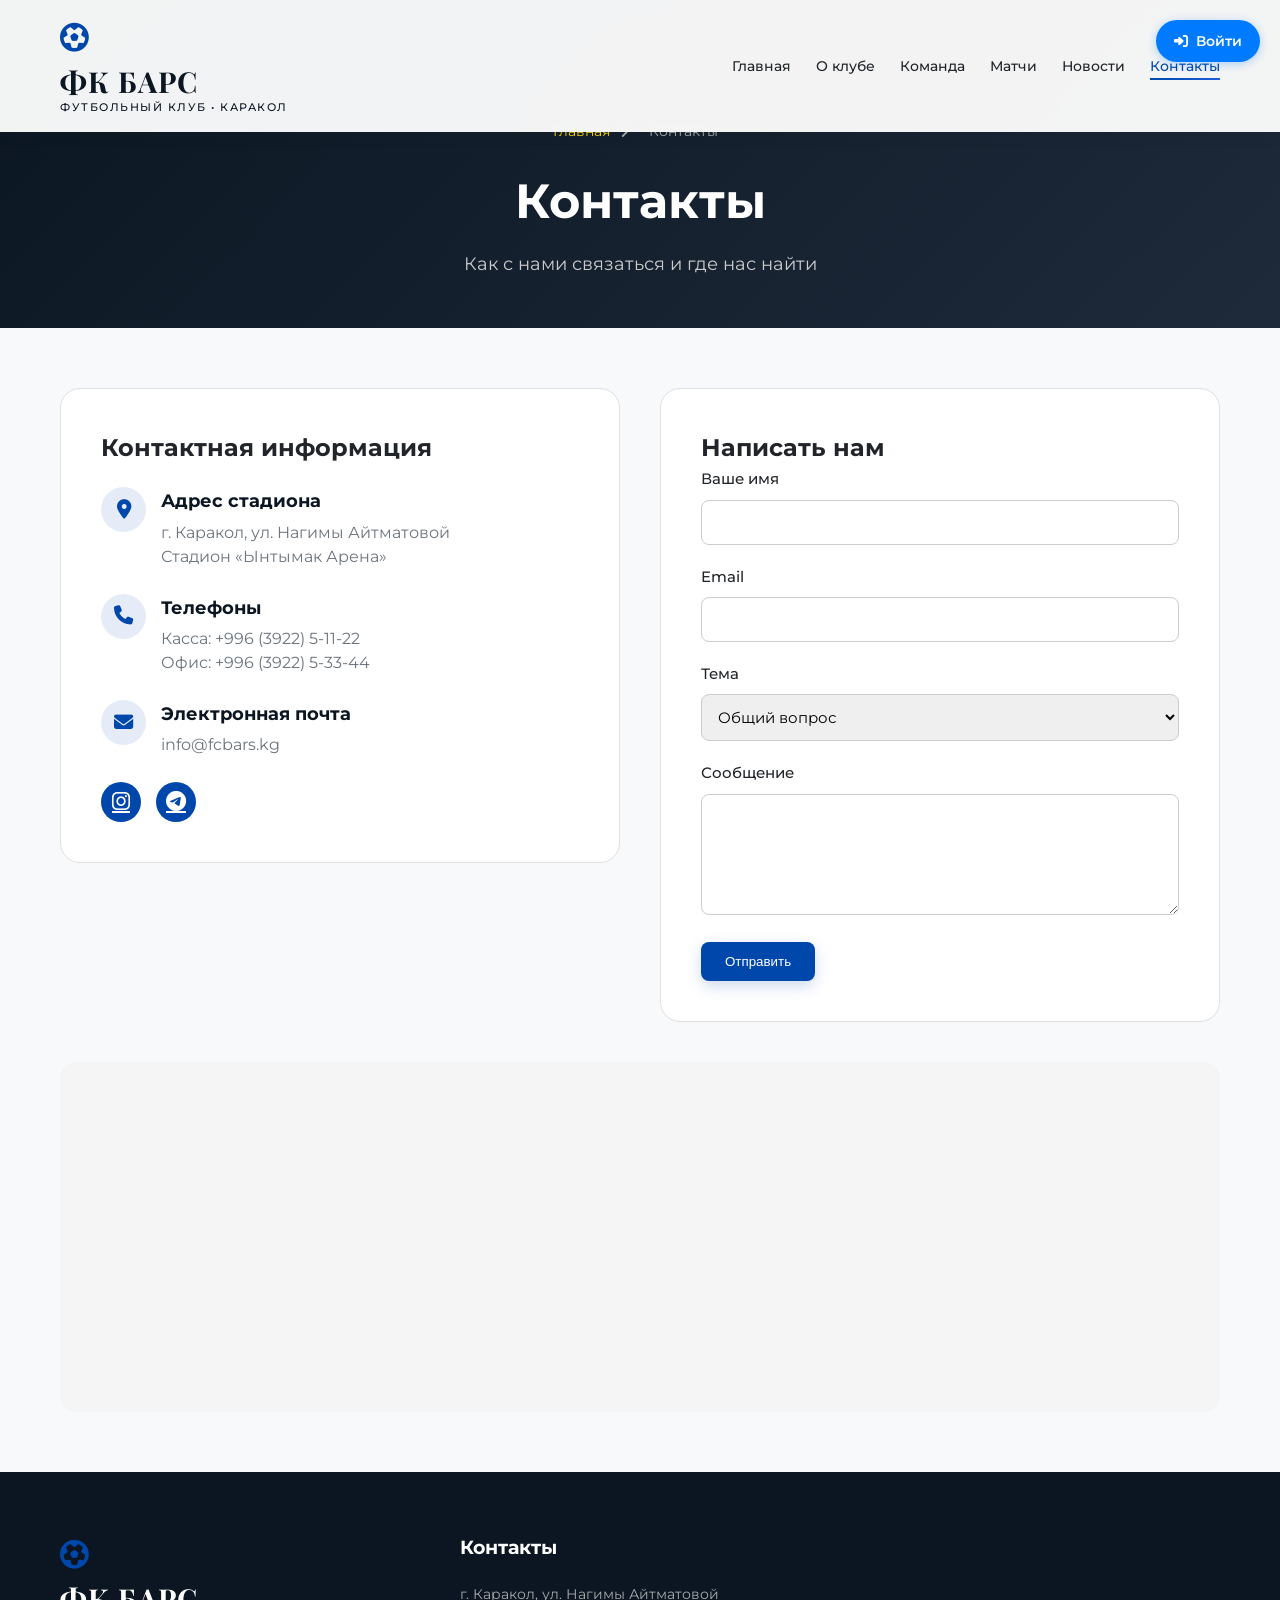
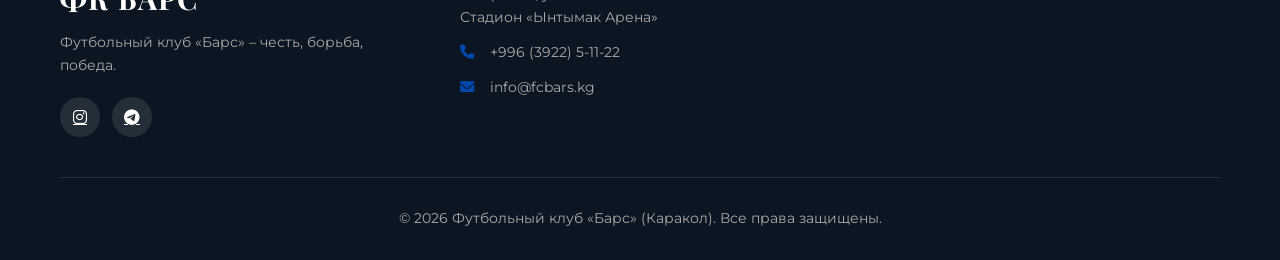
<file: contact.html>
<!DOCTYPE html>
<html lang="ru">
<head>
    <meta charset="UTF-8">
    <meta name="viewport" content="width=device-width, initial-scale=1.0">
    <title>Контакты – ФК Барс (Каракол)</title>
    <link rel="stylesheet" href="css/style.css">
    <link rel="stylesheet" href="https://cdnjs.cloudflare.com/ajax/libs/font-awesome/6.4.0/css/all.min.css">
    <link href="https://fonts.googleapis.com/css2?family=Montserrat:wght@300;400;500;600;700&family=Playfair+Display:wght@400;500;600;700&display=swap" rel="stylesheet">
    <style>
        .admin-button {
            position: fixed;
            top: 20px;
            right: 20px;
            background: #007bff;
            color: white;
            padding: 10px 18px;
            border-radius: 30px;
            text-decoration: none;
            font-weight: 600;
            z-index: 10000;
            display: flex;
            align-items: center;
            gap: 8px;
            font-size: 14px;
        }
        .contact-section { padding: 60px 0; }
        .contact-wrapper { display: grid; grid-template-columns: 1fr 1fr; gap: 40px; align-items: start; }
        .contact-details h2 { margin-bottom: 20px; }
        .contact-item { display: flex; gap: 15px; margin-bottom: 25px; }
        .contact-icon { width: 45px; height: 45px; background: rgba(0,71,171,0.1); border-radius: 50%; display: flex; align-items: center; justify-content: center; color: #0047AB; }
        .contact-text h3 { margin-bottom: 5px; }
        .form-group { margin-bottom: 20px; }
        .form-group input, .form-group textarea, .form-group select { width: 100%; padding: 12px; border: 1px solid #ccc; border-radius: 8px; font-family: inherit; }
        .btn-primary { background: #0047AB; color: white; border: none; padding: 12px 24px; border-radius: 8px; cursor: pointer; }
        .success-message { background: #d4edda; color: #155724; padding: 10px; border-radius: 8px; margin-bottom: 20px; text-align: center; }
        .error-message { background: #f8d7da; color: #721c24; padding: 10px; border-radius: 8px; margin-bottom: 20px; text-align: center; }
        .social-links-large { display: flex; gap: 15px; margin-top: 20px; }
        .social-links-large a { width: 40px; height: 40px; background: #0047AB; color: white; border-radius: 50%; display: flex; align-items: center; justify-content: center; transition: 0.3s; }
        .social-links-large a:hover { background: #ffc107; color: #1e293b; }
        .map-container { margin-top: 40px; border-radius: 16px; overflow: hidden; }
        .map-placeholder iframe { width: 100%; height: 350px; border: none; }
    </style>
</head>
<body>
    <a href="admin/login.html" class="admin-button" target="_blank">
        <i class="fas fa-sign-in-alt"></i> Войти
    </a>

    <header class="header">
        <div class="container">
            <nav class="navbar">
                <a href="index.html" class="logo">
                    <span class="logo-icon"><i class="fas fa-futbol"></i></span>
                    <span class="logo-text">ФК БАРС</span>
                    <span class="logo-subtitle">футбольный клуб • каракол</span>
                </a>
                <button class="menu-toggle" id="menuToggle"><i class="fas fa-bars"></i></button>
                <ul class="nav-menu" id="navMenu">
                    <li><a href="index.html" class="nav-link">Главная</a></li>
                    <li><a href="club.html" class="nav-link">О клубе</a></li>
                    <li><a href="team.html" class="nav-link">Команда</a></li>
                    <li><a href="matches.html" class="nav-link">Матчи</a></li>
                    <li><a href="news.html" class="nav-link">Новости</a></li>
                    <li><a href="contact.html" class="nav-link active">Контакты</a></li>
                </ul>
            </nav>
        </div>
    </header>

    <main>
        <section class="breadcrumb-section">
            <div class="container">
                <nav class="breadcrumb">
                    <a href="index.html">Главная</a>
                    <span><i class="fas fa-chevron-right"></i></span>
                    <span class="current">Контакты</span>
                </nav>
                <h1 class="page-title">Контакты</h1>
                <p class="page-subtitle">Как с нами связаться и где нас найти</p>
            </div>
        </section>

        <section class="section contact-section">
            <div class="container">
                <div class="contact-wrapper">
                    <div class="contact-details">
                        <h2>Контактная информация</h2>
                        <div class="contact-item">
                            <div class="contact-icon"><i class="fas fa-map-marker-alt"></i></div>
                            <div class="contact-text">
                                <h3>Адрес стадиона</h3>
                                <p>г. Каракол, ул. Нагимы Айтматовой<br>Стадион «Ынтымак Арена»</p>
                            </div>
                        </div>
                        <div class="contact-item">
                            <div class="contact-icon"><i class="fas fa-phone"></i></div>
                            <div class="contact-text">
                                <h3>Телефоны</h3>
                                <p>Касса: +996 (3922) 5-11-22<br>Офис: +996 (3922) 5-33-44</p>
                            </div>
                        </div>
                        <div class="contact-item">
                            <div class="contact-icon"><i class="fas fa-envelope"></i></div>
                            <div class="contact-text">
                                <h3>Электронная почта</h3>
                                <p>info@fcbars.kg</p>
                            </div>
                        </div>
                        <div class="social-links-large">
                            <a href="https://www.instagram.com/barsissykkul" target="_blank"><i class="fab fa-instagram"></i></a>
                            <a href="https://t.me/barsissykkul" target="_blank"><i class="fab fa-telegram"></i></a>
                        </div>
                    </div>

                    <div class="contact-form-container">
                        <h2>Написать нам</h2>
                        <div id="formStatus"></div>
                        <form id="contactForm">
                            <div class="form-group"><label>Ваше имя</label><input type="text" id="formName" required></div>
                            <div class="form-group"><label>Email</label><input type="email" id="formEmail" required></div>
                            <div class="form-group"><label>Тема</label>
                                <select id="formSubject"><option>Общий вопрос</option><option>Сотрудничество</option><option>Билеты</option></select>
                            </div>
                            <div class="form-group"><label>Сообщение</label><textarea id="formMessage" rows="5" required></textarea></div>
                            <button type="submit" class="btn-primary">Отправить</button>
                        </form>
                    </div>
                </div>

                <div class="map-container">
                    <div class="map-placeholder">
                        <iframe src="https://www.google.com/maps/embed?pb=!1m18!1m12!1m3!1d2924.123456789!2d78.387123!3d42.490123!2m3!1f0!2f0!3f0!3m2!1i1024!2i768!4f13.1!3m3!1m2!1s0x0%3A0x0!2zNDLCsDI5JzI0LjQiTiA3OMKwMjMnMjguNCJF!5e0!3m2!1sru!2skg!4v1234567890" width="100%" height="350" style="border:0;" allowfullscreen loading="lazy"></iframe>
                    </div>
                </div>
            </div>
        </section>
    </main>

    <footer class="footer">
        <div class="container">
            <div class="footer-content">
                <div class="footer-logo">
                    <a href="index.html" class="logo">
                        <span class="logo-icon"><i class="fas fa-futbol"></i></span>
                        <span class="logo-text">ФК БАРС</span>
                    </a>
                    <p>Футбольный клуб «Барс» – честь, борьба, победа.</p>
                    <div class="social-links">
                        <a href="https://www.instagram.com/barsissykkul" target="_blank"><i class="fab fa-instagram"></i></a>
                        <a href="https://t.me/barsissykkul" target="_blank"><i class="fab fa-telegram"></i></a>
                    </div>
                </div>
                <div class="footer-contact">
                    <h3>Контакты</h3>
                    <p>г. Каракол, ул. Нагимы Айтматовой<br>Стадион «Ынтымак Арена»</p>
                    <p><i class="fas fa-phone"></i> +996 (3922) 5-11-22</p>
                    <p><i class="fas fa-envelope"></i> info@fcbars.kg</p>
                </div>
            </div>
            <div class="footer-bottom">
                <p>&copy; 2026 Футбольный клуб «Барс» (Каракол). Все права защищены.</p>
            </div>
        </div>
    </footer>

    <script>
        const contactForm = document.getElementById('contactForm');
        contactForm.addEventListener('submit', async (e) => {
            e.preventDefault();
            const formData = {
                name: document.getElementById('formName').value,
                email: document.getElementById('formEmail').value,
                subject: document.getElementById('formSubject').value,
                message: document.getElementById('formMessage').value
            };
            const statusDiv = document.getElementById('formStatus');
            statusDiv.innerHTML = '<div class="success-message">⏳ Отправка...</div>';
            try {
                const response = await fetch('https://8888888.pythonanywhere.com/api/messages', {
                    method: 'POST',
                    headers: { 'Content-Type': 'application/json' },
                    body: JSON.stringify(formData)
                });
                if (response.ok) {
                    statusDiv.innerHTML = '<div class="success-message">✅ Сообщение отправлено! Мы свяжемся с вами.</div>';
                    contactForm.reset();
                    setTimeout(() => statusDiv.innerHTML = '', 3000);
                } else {
                    throw new Error('Ошибка отправки');
                }
            } catch (error) {
                statusDiv.innerHTML = '<div class="error-message">❌ Ошибка соединения с сервером. Попробуйте позже.</div>';
            }
        });
    </script>
</body>
</html>
</file>
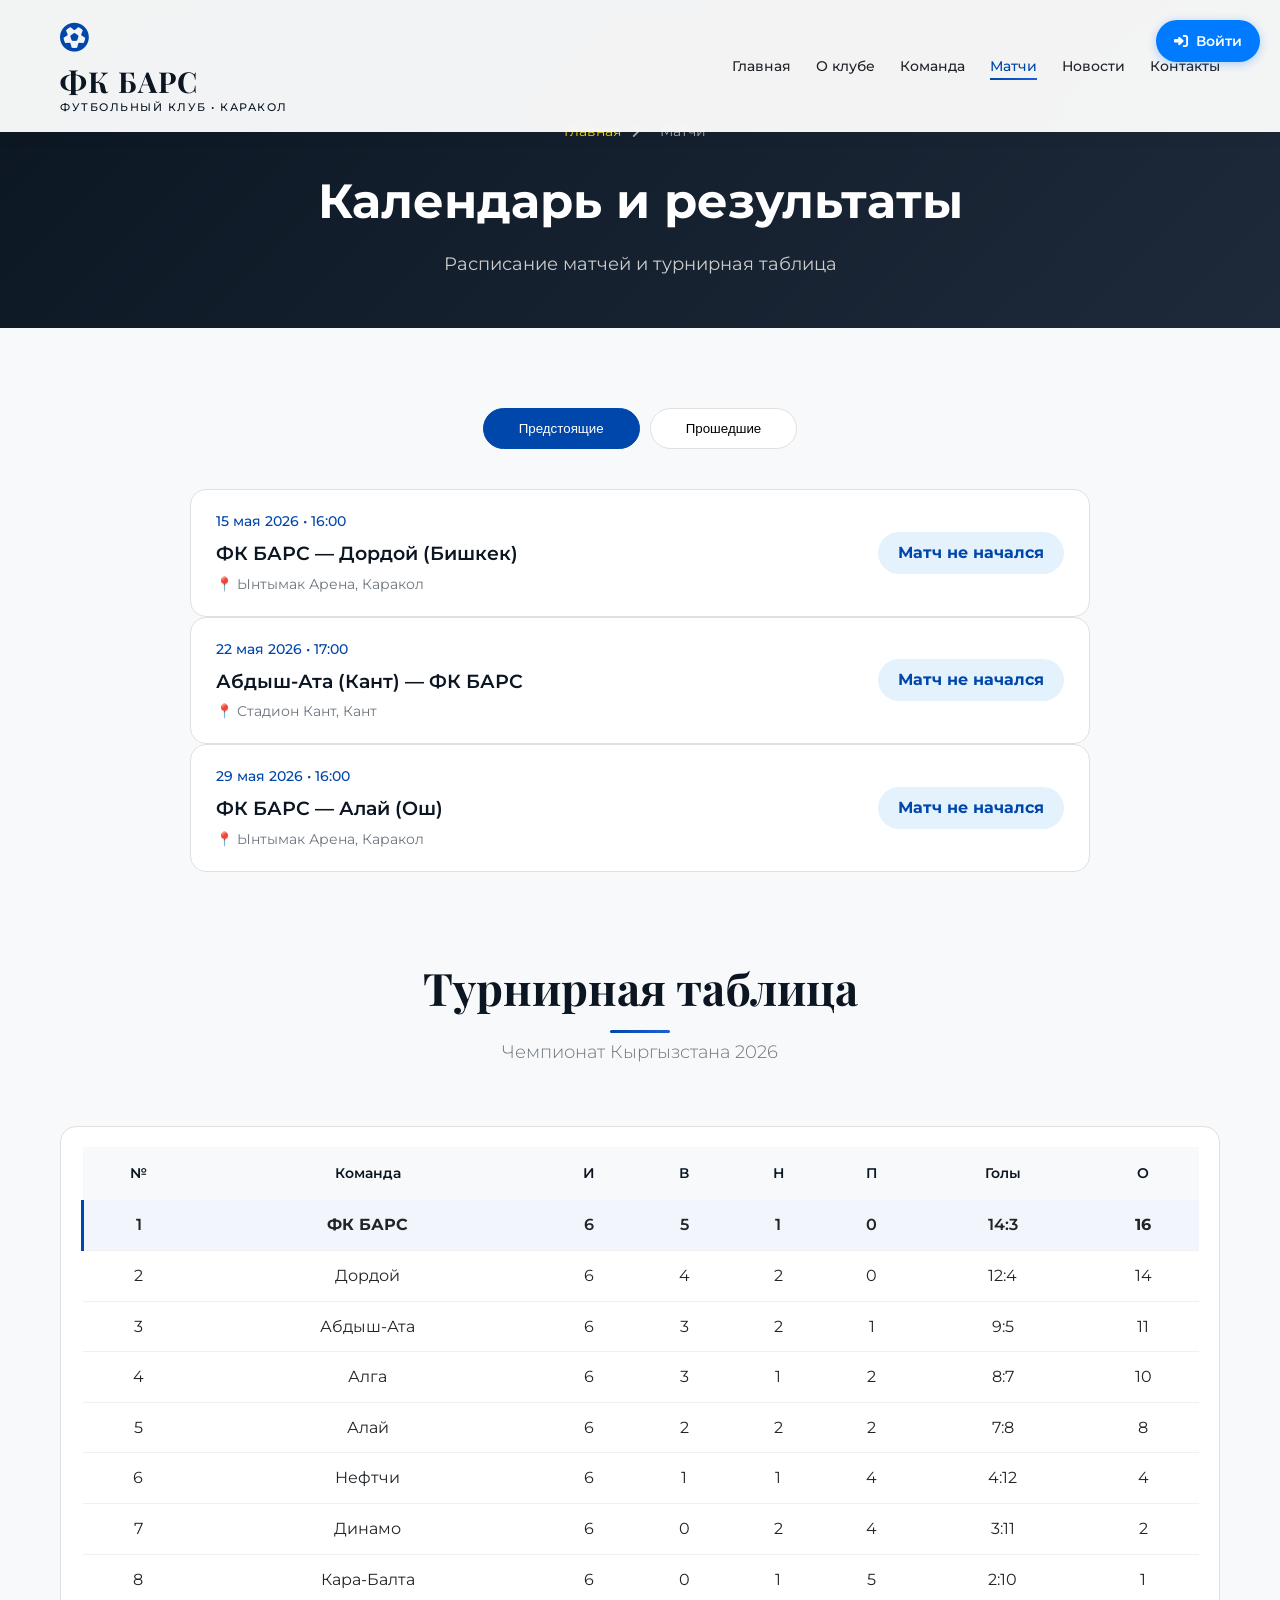
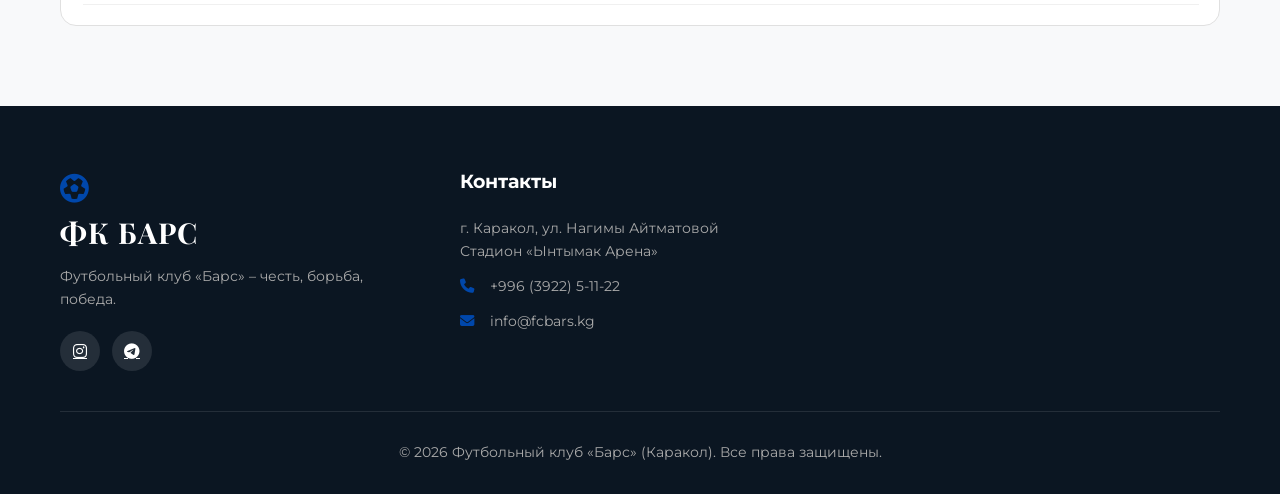
<file: matches.html>
<!DOCTYPE html>
<html lang="ru">
<head>
    <meta charset="UTF-8">
    <meta name="viewport" content="width=device-width, initial-scale=1.0">
    <title>Матчи – ФК Барс (Каракол)</title>
    <link rel="stylesheet" href="css/style.css">
    <link rel="stylesheet" href="https://cdnjs.cloudflare.com/ajax/libs/font-awesome/6.4.0/css/all.min.css">
    <link href="https://fonts.googleapis.com/css2?family=Montserrat:wght@300;400;500;600;700&family=Playfair+Display:wght@400;500;600;700&display=swap" rel="stylesheet">
    <style>
        /* Стили для кнопки админ-панели (СИНЯЯ, ВВЕРХУ СПРАВА) */
        .admin-button {
            position: fixed;
            top: 20px;
            right: 20px;
            background: #007bff;
            color: white;
            padding: 10px 18px;
            border-radius: 30px;
            text-decoration: none;
            font-weight: 600;
            z-index: 10000;
            box-shadow: 0 2px 10px rgba(0,123,255,0.3);
            transition: all 0.3s ease;
            display: flex;
            align-items: center;
            gap: 8px;
            font-size: 14px;
            font-family: 'Montserrat', sans-serif;
        }
        .admin-button:hover {
            background: #0056b3;
            transform: translateY(-2px);
            box-shadow: 0 4px 15px rgba(0,123,255,0.4);
        }
        /* Дополнительные стили для страницы матчей */
        .matches-list {
            display: flex;
            flex-direction: column;
            gap: 20px;
            max-width: 900px;
            margin: 0 auto 50px;
        }
        .match-card {
            background: white;
            border-radius: 16px;
            padding: 20px 25px;
            border: 1px solid var(--border-color);
            display: flex;
            justify-content: space-between;
            align-items: center;
            transition: all 0.3s;
        }
        .match-card:hover {
            border-color: var(--primary-color);
            box-shadow: var(--shadow-hover);
        }
        .match-info {
            flex: 2;
        }
        .match-date {
            color: var(--primary-color);
            font-weight: 500;
            font-size: 0.9rem;
            margin-bottom: 5px;
        }
        .match-teams {
            font-size: 1.2rem;
            font-weight: 600;
            color: var(--dark-color);
        }
        .match-location {
            color: var(--text-light);
            font-size: 0.85rem;
            margin-top: 5px;
        }
        .match-result {
            font-size: 1.8rem;
            font-weight: 700;
            color: var(--dark-color);
            background: #f5f5f5;
            padding: 8px 20px;
            border-radius: 40px;
            min-width: 100px;
            text-align: center;
        }
        .match-result.upcoming {
            background: #e3f2fd;
            color: var(--primary-color);
            font-size: 1rem;
        }
        .standings-table {
            background: white;
            border-radius: 16px;
            padding: 20px;
            border: 1px solid var(--border-color);
            overflow-x: auto;
        }
        .standings-table table {
            width: 100%;
            border-collapse: collapse;
        }
        .standings-table th {
            background: #f8f9fa;
            color: var(--dark-color);
            padding: 15px 10px;
            font-weight: 600;
            font-size: 0.9rem;
        }
        .standings-table td {
            padding: 12px 10px;
            border-bottom: 1px solid #f0f0f0;
            text-align: center;
        }
        .standings-table .highlight {
            background-color: rgba(0, 71, 171, 0.05);
            font-weight: 600;
            border-left: 3px solid var(--primary-color);
        }
    </style>
</head>
<body>
    <!-- Кнопка Админ-панели -->
   <a href="admin/login.html" class="admin-button" target="_blank">
    <i class="fas fa-sign-in-alt"></i> Войти
   </a>

    <header class="header">
        <div class="container">
            <nav class="navbar">
                <a href="index.html" class="logo">
                    <span class="logo-icon"><i class="fas fa-futbol"></i></span>
                    <span class="logo-text">ФК БАРС</span>
                    <span class="logo-subtitle">футбольный клуб • каракол</span>
                </a>
                <button class="menu-toggle" id="menuToggle"><i class="fas fa-bars"></i></button>
                <ul class="nav-menu" id="navMenu">
                   <li><a href="index.html" class="nav-link">Главная</a></li>
                   <li><a href="club.html" class="nav-link">О клубе</a></li>
                   <li><a href="team.html" class="nav-link">Команда</a></li>
                   <li><a href="matches.html" class="nav-link">Матчи</a></li>
                   <li><a href="news.html" class="nav-link">Новости</a></li>
                   <li><a href="contact.html" class="nav-link">Контакты</a></li>
                </ul>
            </nav>
        </div>
    </header>

    <main>
        <section class="breadcrumb-section">
            <div class="container">
                <nav class="breadcrumb">
                    <a href="index.html">Главная</a>
                    <span><i class="fas fa-chevron-right"></i></span>
                    <span class="current">Матчи</span>
                </nav>
                <h1 class="page-title">Календарь и результаты</h1>
                <p class="page-subtitle">Расписание матчей и турнирная таблица</p>
            </div>
        </section>

        <section class="section matches-section">
            <div class="container">
                <div class="matches-tabs">
                    <button class="tab-btn active" data-tab="upcoming">Предстоящие</button>
                    <button class="tab-btn" data-tab="past">Прошедшие</button>
                </div>

                <div id="upcomingMatches" class="matches-list" style="display: block;">
                    <div class="match-card">
                        <div class="match-info">
                            <div class="match-date">15 мая 2026 • 16:00</div>
                            <div class="match-teams">ФК БАРС — Дордой (Бишкек)</div>
                            <div class="match-location">📍 Ынтымак Арена, Каракол</div>
                        </div>
                        <div class="match-result upcoming"> Матч не начался</div>
                    </div>
                    <div class="match-card">
                        <div class="match-info">
                            <div class="match-date">22 мая 2026 • 17:00</div>
                            <div class="match-teams">Абдыш-Ата (Кант) — ФК БАРС</div>
                            <div class="match-location">📍 Стадион Кант, Кант</div>
                        </div>
                        <div class="match-result upcoming"> Матч не начался</div>
                    </div>
                    <div class="match-card">
                        <div class="match-info">
                            <div class="match-date">29 мая 2026 • 16:00</div>
                            <div class="match-teams">ФК БАРС — Алай (Ош)</div>
                            <div class="match-location">📍 Ынтымак Арена, Каракол</div>
                        </div>
                        <div class="match-result upcoming"> Матч не начался</div>
                    </div>
                </div>

                <div id="pastMatches" class="matches-list" style="display: none;">
                    <div class="match-card">
                        <div class="match-info">
                            <div class="match-date">15 марта 2026 • 16:00</div>
                            <div class="match-teams">ФК БАРС — Динамо (Бишкек)</div>
                            <div class="match-location">📍 Ынтымак Арена, Каракол</div>
                        </div>
                        <div class="match-result">2:1</div>
                    </div>
                    <div class="match-card">
                        <div class="match-info">
                            <div class="match-date">22 марта 2026 • 15:00</div>
                            <div class="match-teams">Нефтчи (Кочкор-Ата) — ФК БАРС</div>
                            <div class="match-location">📍 Центральный стадион, Кочкор-Ата</div>
                        </div>
                        <div class="match-result">0:3</div>
                    </div>
                    <div class="match-card">
                        <div class="match-info">
                            <div class="match-date">5 апреля 2026 • 16:00</div>
                            <div class="match-teams">ФК БАРС — Алга (Бишкек)</div>
                            <div class="match-location">📍 Ынтымак Арена, Каракол</div>
                        </div>
                        <div class="match-result">1:0</div>
                    </div>
                    <div class="match-card">
                        <div class="match-info">
                            <div class="match-date">12 апреля 2026 • 17:00</div>
                            <div class="match-teams">Дордой (Бишкек) — ФК БАРС</div>
                            <div class="match-location">📍 Стадион Дордой, Бишкек</div>
                        </div>
                        <div class="match-result">1:1</div>
                    </div>
                </div>

                <div class="section-header" style="margin-top: 80px;">
                    <h2 class="section-title">Турнирная таблица</h2>
                    <p class="section-subtitle">Чемпионат Кыргызстана 2026</p>
                </div>
                <div class="standings-table">
                    <table>
                        <thead>
                            <tr>
                                <th>№</th><th>Команда</th><th>И</th><th>В</th><th>Н</th><th>П</th><th>Голы</th><th>О</th>
                            </tr>
                        </thead>
                        <tbody>
                            <tr class="highlight"><td>1</td><td><strong>ФК БАРС</strong></td><td>6</td><td>5</td><td>1</td><td>0</td><td>14:3</td><td><strong>16</strong></td></tr>
                            <tr><td>2</td><td>Дордой</td><td>6</td><td>4</td><td>2</td><td>0</td><td>12:4</td><td>14</td></tr>
                            <tr><td>3</td><td>Абдыш-Ата</td><td>6</td><td>3</td><td>2</td><td>1</td><td>9:5</td><td>11</td></tr>
                            <tr><td>4</td><td>Алга</td><td>6</td><td>3</td><td>1</td><td>2</td><td>8:7</td><td>10</td></tr>
                            <tr><td>5</td><td>Алай</td><td>6</td><td>2</td><td>2</td><td>2</td><td>7:8</td><td>8</td></tr>
                            <tr><td>6</td><td>Нефтчи</td><td>6</td><td>1</td><td>1</td><td>4</td><td>4:12</td><td>4</td></tr>
                            <tr><td>7</td><td>Динамо</td><td>6</td><td>0</td><td>2</td><td>4</td><td>3:11</td><td>2</td></tr>
                            <tr><td>8</td><td>Кара-Балта</td><td>6</td><td>0</td><td>1</td><td>5</td><td>2:10</td><td>1</td></tr>
                        </tbody>
                    </table>
                </div>
            </div>
        </section>
    </main>

    <footer class="footer">
        <div class="container">
            <div class="footer-content">
                <div class="footer-logo">
                    <a href="index.html" class="logo">
                        <span class="logo-icon"><i class="fas fa-futbol"></i></span>
                        <span class="logo-text">ФК БАРС</span>
                    </a>
                    <p>Футбольный клуб «Барс» – честь, борьба, победа.</p>
                    <div class="social-links">
                        <a href="https://www.instagram.com/barsissykkul" target="_blank"><i class="fab fa-instagram"></i></a>
                        <a href="https://t.me/barsissykkul" target="_blank"><i class="fab fa-telegram"></i></a>
                    </div>
                </div>
                <div class="footer-contact">
                    <h3>Контакты</h3>
                    <p>г. Каракол, ул. Нагимы Айтматовой<br>Стадион «Ынтымак Арена»</p>
                    <p><i class="fas fa-phone"></i> +996 (3922) 5-11-22</p>
                    <p><i class="fas fa-envelope"></i> info@fcbars.kg</p>
                </div>
            </div>
            <div class="footer-bottom">
                <p>&copy; 2026 Футбольный клуб «Барс» (Каракол). Все права защищены.</p>
            </div>
        </div>
    </footer>

    <script src="js/script.js"></script>
    <script>
        // Переключение между вкладками
        document.querySelectorAll('.tab-btn').forEach(btn => {
            btn.addEventListener('click', () => {
                document.querySelectorAll('.tab-btn').forEach(b => b.classList.remove('active'));
                btn.classList.add('active');
                
                const tab = btn.dataset.tab;
                document.getElementById('upcomingMatches').style.display = tab === 'upcoming' ? 'block' : 'none';
                document.getElementById('pastMatches').style.display = tab === 'past' ? 'block' : 'none';
            });
        });
    </script>
</body>
</html>
</file>
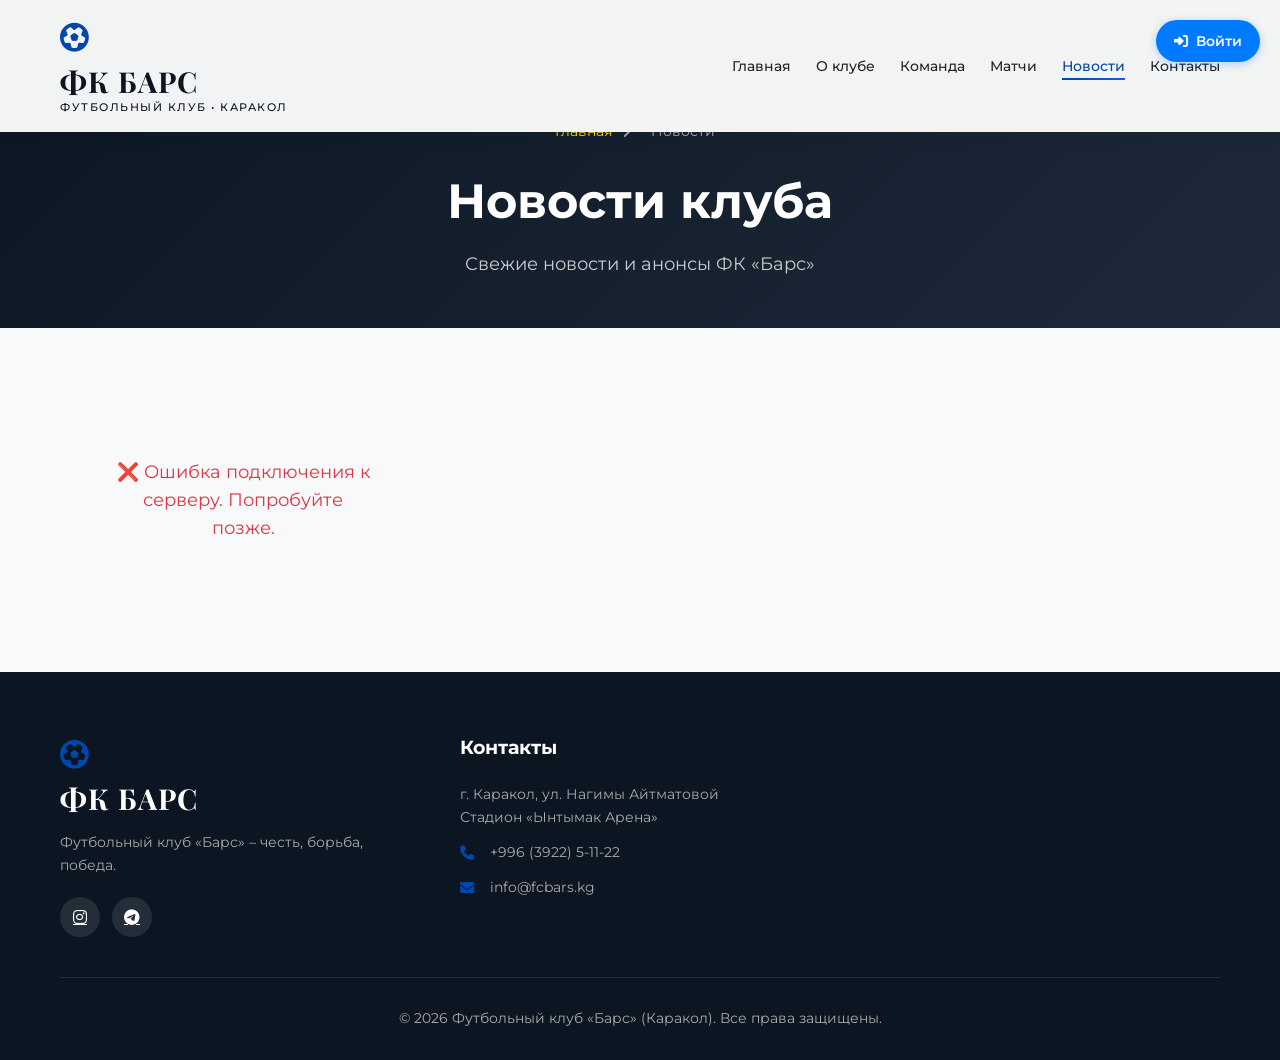
<file: news.html>
<!DOCTYPE html>
<html lang="ru">
<head>
    <meta charset="UTF-8">
    <meta name="viewport" content="width=device-width, initial-scale=1.0">
    <title>Новости – ФК Барс (Каракол)</title>
    <link rel="stylesheet" href="css/style.css">
    <link rel="stylesheet" href="https://cdnjs.cloudflare.com/ajax/libs/font-awesome/6.4.0/css/all.min.css">
    <link href="https://fonts.googleapis.com/css2?family=Montserrat:wght@300;400;500;600;700&family=Playfair+Display:wght@400;500;600;700&display=swap" rel="stylesheet">
    <style>
        .admin-button {
            position: fixed;
            top: 20px;
            right: 20px;
            background: #007bff;
            color: white;
            padding: 10px 18px;
            border-radius: 30px;
            text-decoration: none;
            font-weight: 600;
            z-index: 10000;
            display: flex;
            align-items: center;
            gap: 8px;
            font-size: 14px;
        }
        .news-grid {
            display: grid;
            grid-template-columns: repeat(auto-fill, minmax(350px, 1fr));
            gap: 30px;
        }
        .news-card {
            background: white;
            border-radius: 20px;
            overflow: hidden;
            box-shadow: 0 5px 15px rgba(0,0,0,0.05);
            transition: 0.3s;
            cursor: pointer;
        }
        .news-card:hover {
            transform: translateY(-5px);
            box-shadow: 0 15px 30px rgba(0,0,0,0.1);
        }
        .news-image {
            width: 100%;
            height: 200px;
            object-fit: cover;
        }
        .news-content {
            padding: 25px;
        }
        .news-date {
            color: #1e3a5f;
            font-size: 0.85rem;
            margin-bottom: 10px;
            font-weight: 500;
        }
        .news-title {
            font-size: 1.3rem;
            margin-bottom: 15px;
            color: #1e293b;
        }
        .news-text {
            color: #64748b;
            line-height: 1.6;
            display: -webkit-box;
            -webkit-line-clamp: 3;
            -webkit-box-orient: vertical;
            overflow: hidden;
        }
        .loading {
            text-align: center;
            padding: 50px;
            font-size: 1.2rem;
            color: #64748b;
        }
        .error-message {
            text-align: center;
            padding: 50px;
            color: #dc3545;
            font-size: 1.1rem;
        }
        
        /* Модальное окно */
        .modal {
            display: none;
            position: fixed;
            top: 0;
            left: 0;
            width: 100%;
            height: 100%;
            background: rgba(0,0,0,0.8);
            z-index: 10001;
            justify-content: center;
            align-items: center;
        }
        .modal.active {
            display: flex;
        }
        .modal-content {
            background: white;
            border-radius: 24px;
            width: 90%;
            max-width: 800px;
            max-height: 85vh;
            overflow-y: auto;
            position: relative;
            animation: fadeIn 0.3s;
        }
        @keyframes fadeIn {
            from { opacity: 0; transform: scale(0.9); }
            to { opacity: 1; transform: scale(1); }
        }
        .modal-close {
            position: absolute;
            top: 15px;
            right: 20px;
            font-size: 28px;
            cursor: pointer;
            color: #999;
            transition: 0.2s;
            z-index: 1;
        }
        .modal-close:hover {
            color: #333;
        }
        .modal-image {
            width: 100%;
            height: 300px;
            object-fit: cover;
        }
        .modal-body {
            padding: 30px;
        }
        .modal-date {
            color: #1e3a5f;
            font-size: 0.9rem;
            margin-bottom: 15px;
        }
        .modal-title {
            font-size: 1.8rem;
            margin-bottom: 20px;
            color: #1e293b;
        }
        .modal-text {
            color: #334155;
            line-height: 1.8;
            font-size: 1rem;
        }
        .read-more {
            display: inline-block;
            margin-top: 15px;
            color: #1e3a5f;
            font-weight: 600;
            cursor: pointer;
        }
    </style>
</head>
<body>
    <a href="admin/login.html" class="admin-button" target="_blank">
        <i class="fas fa-sign-in-alt"></i> Войти
    </a>

    <header class="header">
        <div class="container">
            <nav class="navbar">
                <a href="index.html" class="logo">
                    <span class="logo-icon"><i class="fas fa-futbol"></i></span>
                    <span class="logo-text">ФК БАРС</span>
                    <span class="logo-subtitle">футбольный клуб • каракол</span>
                </a>
                <button class="menu-toggle" id="menuToggle"><i class="fas fa-bars"></i></button>
                <ul class="nav-menu" id="navMenu">
                    <li><a href="index.html" class="nav-link">Главная</a></li>
                    <li><a href="club.html" class="nav-link">О клубе</a></li>
                    <li><a href="team.html" class="nav-link">Команда</a></li>
                    <li><a href="matches.html" class="nav-link">Матчи</a></li>
                    <li><a href="news.html" class="nav-link active">Новости</a></li>
                    <li><a href="contact.html" class="nav-link">Контакты</a></li>
                </ul>
            </nav>
        </div>
    </header>

    <main>
        <section class="breadcrumb-section">
            <div class="container">
                <nav class="breadcrumb">
                    <a href="index.html">Главная</a>
                    <span><i class="fas fa-chevron-right"></i></span>
                    <span class="current">Новости</span>
                </nav>
                <h1 class="page-title">Новости клуба</h1>
                <p class="page-subtitle">Свежие новости и анонсы ФК «Барс»</p>
            </div>
        </section>

        <section class="section">
            <div class="container">
                <div id="newsContainer" class="news-grid">
                    <div class="loading">Загрузка новостей...</div>
                </div>
            </div>
        </section>
    </main>

    <!-- Модальное окно -->
    <div id="newsModal" class="modal">
        <div class="modal-content">
            <span class="modal-close" onclick="closeModal()">&times;</span>
            <img id="modalImage" class="modal-image" style="display: none;">
            <div class="modal-body">
                <div id="modalDate" class="modal-date"></div>
                <h2 id="modalTitle" class="modal-title"></h2>
                <div id="modalText" class="modal-text"></div>
            </div>
        </div>
    </div>

    <footer class="footer">
        <div class="container">
            <div class="footer-content">
                <div class="footer-logo">
                    <a href="index.html" class="logo">
                        <span class="logo-icon"><i class="fas fa-futbol"></i></span>
                        <span class="logo-text">ФК БАРС</span>
                    </a>
                    <p>Футбольный клуб «Барс» – честь, борьба, победа.</p>
                    <div class="social-links">
                        <a href="https://www.instagram.com/barsissykkul" target="_blank"><i class="fab fa-instagram"></i></a>
                        <a href="https://t.me/barsissykkul" target="_blank"><i class="fab fa-telegram"></i></a>
                    </div>
                </div>
                <div class="footer-contact">
                    <h3>Контакты</h3>
                    <p>г. Каракол, ул. Нагимы Айтматовой<br>Стадион «Ынтымак Арена»</p>
                    <p><i class="fas fa-phone"></i> +996 (3922) 5-11-22</p>
                    <p><i class="fas fa-envelope"></i> info@fcbars.kg</p>
                </div>
            </div>
            <div class="footer-bottom">
                <p>&copy; 2026 Футбольный клуб «Барс» (Каракол). Все права защищены.</p>
            </div>
        </div>
    </footer>

    <script>
        const API_URL = 'https://8888888.pythonanywhere.com/api';
        let currentNewsData = [];

        async function loadNews() {
            const container = document.getElementById('newsContainer');
            try {
                const response = await fetch(`${API_URL}/news`);
                if (!response.ok) throw new Error('Сервер не отвечает');
                const news = await response.json();
                currentNewsData = news;
                
                if (news.length === 0) {
                    container.innerHTML = '<div class="loading">📭 Новостей пока нет. Зайдите в админ-панель, чтобы добавить.</div>';
                    return;
                }
                
                container.innerHTML = news.map((item, index) => `
                    <div class="news-card" onclick="openNewsModal(${index})">
                        ${item.image_url ? `<img src="${item.image_url}" class="news-image" onerror="this.style.display='none'" alt="${escapeHtml(item.title)}">` : ''}
                        <div class="news-content">
                            <div class="news-date">📅 ${new Date(item.date).toLocaleDateString('ru-RU')}</div>
                            <h3 class="news-title">${escapeHtml(item.title)}</h3>
                            <p class="news-text">${escapeHtml(item.content.substring(0, 200))}${item.content.length > 200 ? '...' : ''}</p>
                            <span class="read-more">Читать полностью →</span>
                        </div>
                    </div>
                `).join('');
            } catch (error) {
                console.error('Ошибка загрузки новостей:', error);
                container.innerHTML = '<div class="error-message">❌ Ошибка подключения к серверу. Попробуйте позже.</div>';
            }
        }
        
        function openNewsModal(index) {
            const news = currentNewsData[index];
            if (!news) return;
            
            const modal = document.getElementById('newsModal');
            const modalImage = document.getElementById('modalImage');
            const modalDate = document.getElementById('modalDate');
            const modalTitle = document.getElementById('modalTitle');
            const modalText = document.getElementById('modalText');
            
            if (news.image_url) {
                modalImage.src = news.image_url;
                modalImage.style.display = 'block';
            } else {
                modalImage.style.display = 'none';
            }
            
            modalDate.innerHTML = `📅 ${new Date(news.date).toLocaleDateString('ru-RU')}`;
            modalTitle.innerHTML = escapeHtml(news.title);
            modalText.innerHTML = escapeHtml(news.content).replace(/\n/g, '<br>');
            modal.classList.add('active');
            document.body.style.overflow = 'hidden';
        }
        
        function closeModal() {
            const modal = document.getElementById('newsModal');
            modal.classList.remove('active');
            document.body.style.overflow = 'auto';
        }
        
        // Закрытие по Escape
        document.addEventListener('keydown', function(e) {
            if (e.key === 'Escape') {
                closeModal();
            }
        });
        
        // Закрытие по клику вне контента
        document.getElementById('newsModal').addEventListener('click', function(e) {
            if (e.target === this) {
                closeModal();
            }
        });
        
        // Защита от XSS
        function escapeHtml(text) {
            if (!text) return '';
            return text.replace(/[&<>]/g, function(m) {
                if (m === '&') return '&amp;';
                if (m === '<') return '&lt;';
                if (m === '>') return '&gt;';
                return m;
            });
        }
        
        loadNews();
    </script>
</body>
</html>
</file>
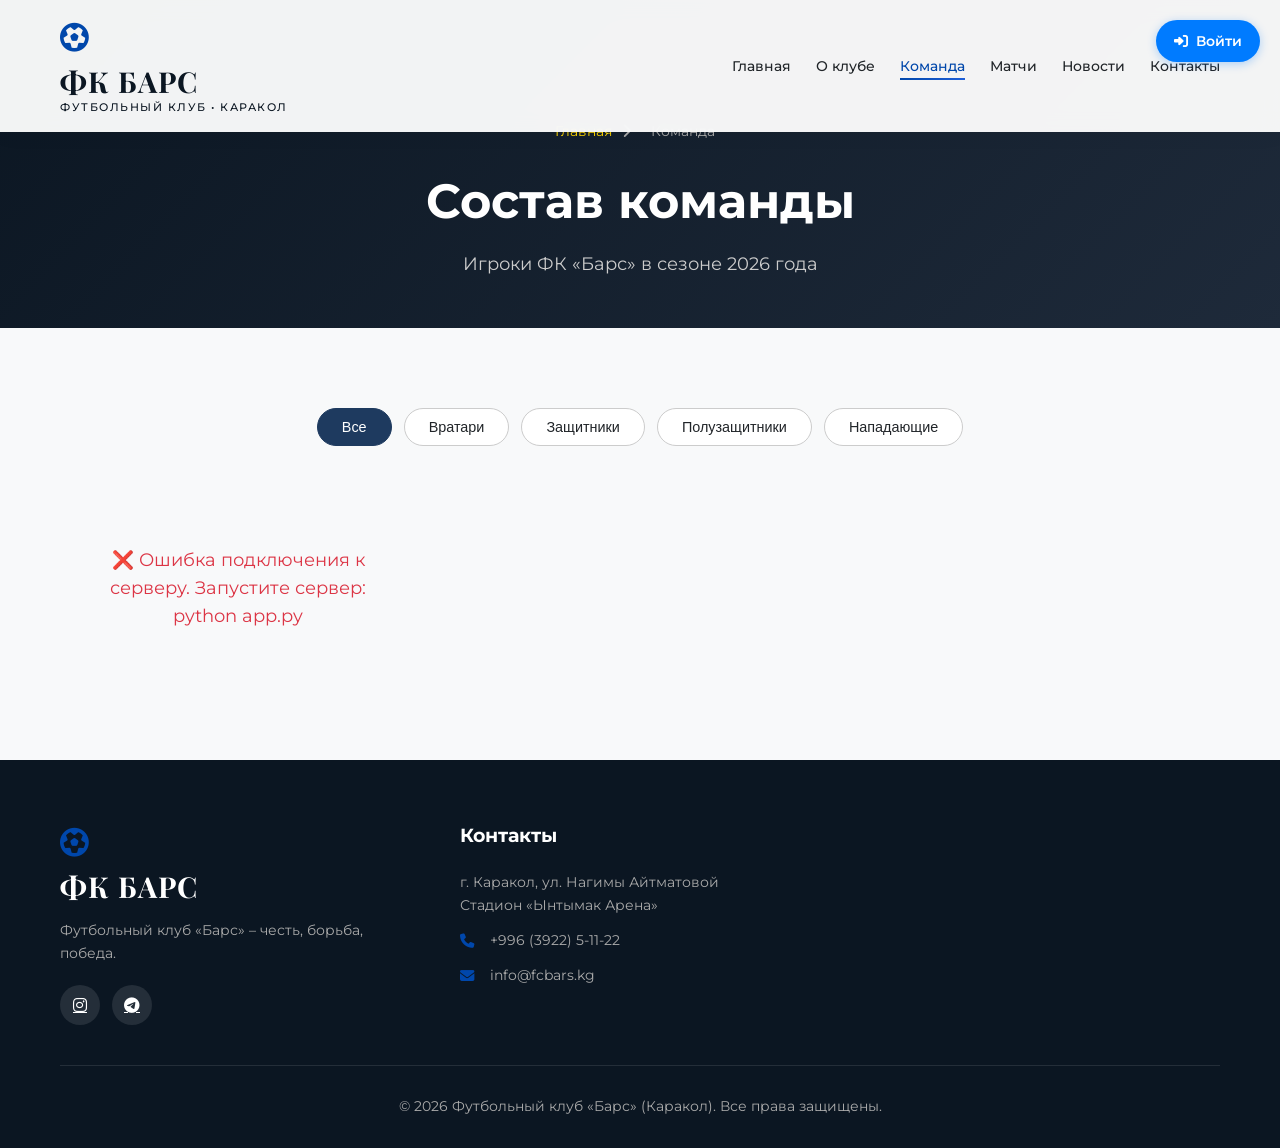
<file: team.html>
<!DOCTYPE html>
<html lang="ru">
<head>
    <meta charset="UTF-8">
    <meta name="viewport" content="width=device-width, initial-scale=1.0">
    <title>Команда – ФК Барс (Каракол)</title>
    <link rel="stylesheet" href="css/style.css">
    <link rel="stylesheet" href="https://cdnjs.cloudflare.com/ajax/libs/font-awesome/6.4.0/css/all.min.css">
    <link href="https://fonts.googleapis.com/css2?family=Montserrat:wght@300;400;500;600;700&family=Playfair+Display:wght@400;500;600;700&display=swap" rel="stylesheet">
    <style>
        .admin-button {
            position: fixed;
            top: 20px;
            right: 20px;
            background: #007bff;
            color: white;
            padding: 10px 18px;
            border-radius: 30px;
            text-decoration: none;
            font-weight: 600;
            z-index: 10000;
            display: flex;
            align-items: center;
            gap: 8px;
            font-size: 14px;
        }
        .team-filter {
            display: flex;
            justify-content: center;
            margin-bottom: 50px;
            flex-wrap: wrap;
            gap: 12px;
        }
        .filter-btn {
            background: white;
            border: 1px solid #ccc;
            padding: 10px 24px;
            border-radius: 30px;
            cursor: pointer;
            font-weight: 500;
        }
        .filter-btn.active {
            background: #1e3a5f;
            color: white;
            border-color: #1e3a5f;
        }
        .team-grid {
            display: grid;
            grid-template-columns: repeat(auto-fill, minmax(280px, 1fr));
            gap: 45px;
        }
        .player-card {
            background: white;
            border-radius: 16px;
            overflow: hidden;
            border: 1px solid #eee;
            transition: 0.2s;
        }
        .player-card:hover {
            transform: translateY(-5px);
            box-shadow: 0 10px 25px rgba(0,0,0,0.05);
        }
        .player-image {
            height: 280px;
            background-size: contain;
            background-position: center;
            background-repeat: no-repeat;
            background-color: #f5f5f5;
            position: relative;
        }
        .player-number {
            position: absolute;
            top: 15px;
            right: 15px;
            background: gold;
            width: 45px;
            height: 45px;
            border-radius: 50%;
            display: flex;
            align-items: center;
            justify-content: center;
            font-weight: bold;
        }
        .player-info {
            padding: 20px;
            text-align: center;
        }
        .player-name {
            font-size: 1.2rem;
            font-weight: 600;
        }
        .player-position {
            color: #1e3a5f;
            font-weight: 500;
            margin: 5px 0;
        }
        .player-short-info {
            display: flex;
            justify-content: space-between;
            border-top: 1px solid #eee;
            padding-top: 10px;
            margin-top: 8px;
            font-size: 0.8rem;
            color: #666;
        }
        .error-message {
            text-align: center;
            padding: 50px;
            color: #dc3545;
            font-size: 1.1rem;
        }
    </style>
</head>
<body>
    <a href="admin/login.html" class="admin-button" target="_blank">
        <i class="fas fa-sign-in-alt"></i> Войти
    </a>

    <header class="header">
        <div class="container">
            <nav class="navbar">
                <a href="index.html" class="logo">
                    <span class="logo-icon"><i class="fas fa-futbol"></i></span>
                    <span class="logo-text">ФК БАРС</span>
                    <span class="logo-subtitle">футбольный клуб • каракол</span>
                </a>
                <button class="menu-toggle" id="menuToggle"><i class="fas fa-bars"></i></button>
                <ul class="nav-menu" id="navMenu">
                    <li><a href="index.html" class="nav-link">Главная</a></li>
                    <li><a href="club.html" class="nav-link">О клубе</a></li>
                    <li><a href="team.html" class="nav-link active">Команда</a></li>
                    <li><a href="matches.html" class="nav-link">Матчи</a></li>
                    <li><a href="news.html" class="nav-link">Новости</a></li>
                    <li><a href="contact.html" class="nav-link">Контакты</a></li>
                </ul>
            </nav>
        </div>
    </header>

    <main>
        <section class="breadcrumb-section">
            <div class="container">
                <nav class="breadcrumb">
                    <a href="index.html">Главная</a>
                    <span><i class="fas fa-chevron-right"></i></span>
                    <span class="current">Команда</span>
                </nav>
                <h1 class="page-title">Состав команды</h1>
                <p class="page-subtitle">Игроки ФК «Барс» в сезоне 2026 года</p>
            </div>
        </section>

        <section class="section team-section">
            <div class="container">
                <div class="team-filter">
                    <button class="filter-btn active" data-filter="all">Все</button>
                    <button class="filter-btn" data-filter="Вратарь">Вратари</button>
                    <button class="filter-btn" data-filter="Защитник">Защитники</button>
                    <button class="filter-btn" data-filter="Полузащитник">Полузащитники</button>
                    <button class="filter-btn" data-filter="Нападающий">Нападающие</button>
                </div>
                <div class="team-grid" id="teamGrid">
                    <div class="error-message">⏳ Загрузка игроков...</div>
                </div>
            </div>
        </section>
    </main>

    <footer class="footer">
        <div class="container">
            <div class="footer-content">
                <div class="footer-logo">
                    <a href="index.html" class="logo">
                        <span class="logo-icon"><i class="fas fa-futbol"></i></span>
                        <span class="logo-text">ФК БАРС</span>
                    </a>
                    <p>Футбольный клуб «Барс» – честь, борьба, победа.</p>
                    <div class="social-links">
                        <a href="https://www.instagram.com/barsissykkul" target="_blank"><i class="fab fa-instagram"></i></a>
                        <a href="https://t.me/barsissykkul" target="_blank"><i class="fab fa-telegram"></i></a>
                    </div>
                </div>
                <div class="footer-contact">
                    <h3>Контакты</h3>
                    <p>г. Каракол, ул. Нагимы Айтматовой<br>Стадион «Ынтымак Арена»</p>
                    <p><i class="fas fa-phone"></i> +996 (3922) 5-11-22</p>
                    <p><i class="fas fa-envelope"></i> info@fcbars.kg</p>
                </div>
            </div>
            <div class="footer-bottom">
                <p>&copy; 2026 Футбольный клуб «Барс» (Каракол). Все права защищены.</p>
            </div>
        </div>
    </footer>

    <script>
       const API_URL = 'https://8888888.pythonanywhere.com/api';

        async function loadPlayers() {
            const grid = document.getElementById('teamGrid');
            try {
                const response = await fetch(`${API_URL}/players`);
                if (!response.ok) throw new Error('Сервер не отвечает');
                const players = await response.json();
                
                if (players.length === 0) {
                    grid.innerHTML = '<div class="error-message">⚠️ Нет игроков. Добавьте их через админ-панель.</div>';
                    return;
                }
                
                grid.innerHTML = players.map(p => `
                    <div class="player-card" data-position="${p.position}">
                        <div class="player-image" style="background-image: url('${p.photo_url || ''}');">
                            <div class="player-number">${p.number}</div>
                        </div>
                        <div class="player-info">
                            <div class="player-name">${p.name}</div>
                            <div class="player-position">${p.position}</div>
                            <div class="player-short-info">
                                <span>${p.age || '—'} лет</span>
                                <span>${p.nationality || 'Кыргызстан'}</span>
                                <span>⚽ ${p.goals || 0}</span>
                            </div>
                        </div>
                    </div>
                `).join('');
                
                initFilters();
            } catch (error) {
                grid.innerHTML = '<div class="error-message">❌ Ошибка подключения к серверу. Запустите сервер: python app.py</div>';
            }
        }
        
        function initFilters() {
            const filterBtns = document.querySelectorAll('.filter-btn');
            const getCards = () => document.querySelectorAll('.player-card');
            
            filterBtns.forEach(btn => {
                btn.addEventListener('click', () => {
                    filterBtns.forEach(b => b.classList.remove('active'));
                    btn.classList.add('active');
                    const filter = btn.dataset.filter;
                    getCards().forEach(card => {
                        if (filter === 'all' || card.dataset.position === filter) {
                            card.style.display = 'block';
                        } else {
                            card.style.display = 'none';
                        }
                    });
                });
            });
        }
        
        loadPlayers();
    </script>
</body>
</html>
</file>
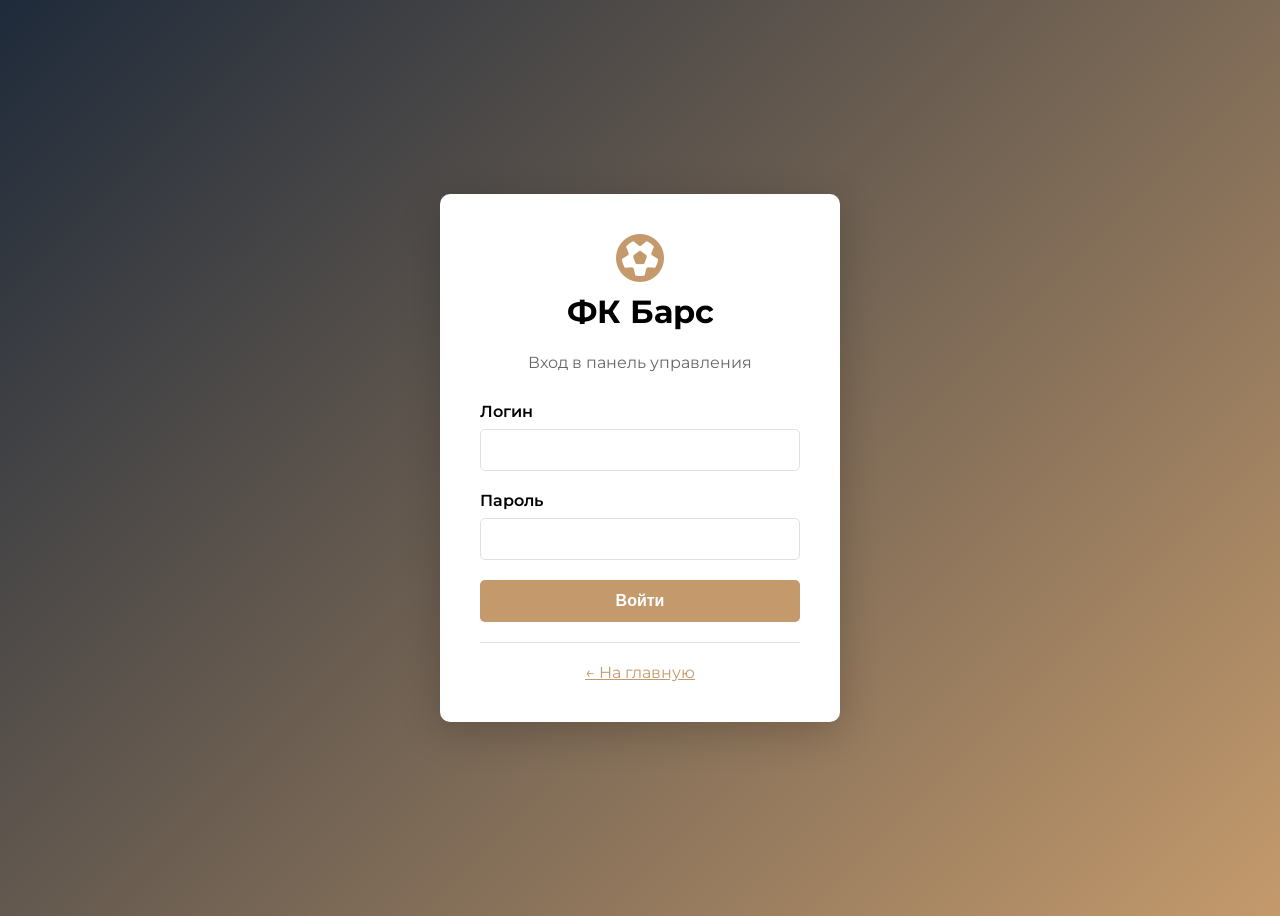
<file: admin/dashboard.html>
<!DOCTYPE html>
<html lang="ru">
<head>
    <meta charset="UTF-8">
    <meta name="viewport" content="width=device-width, initial-scale=1.0">
    <title>Дашборд | Админ-панель ФК Барс</title>
    <link rel="stylesheet" href="css/admin.css">
    <link rel="stylesheet" href="https://cdnjs.cloudflare.com/ajax/libs/font-awesome/6.4.0/css/all.min.css">
    <link href="https://fonts.googleapis.com/css2?family=Montserrat:wght@300;400;500;600;700&display=swap" rel="stylesheet">
</head>
<body>
    <div class="admin-body">
        <div class="admin-sidebar">
            <div class="admin-sidebar-header">
                <h2><i class="fas fa-futbol"></i> ФК БАРС</h2>
            </div>
            <div class="admin-sidebar-menu">
                <a href="index.html" class="admin-menu-item">
                    <i class="fas fa-home"></i> Главная
                </a>
                <a href="dashboard.html" class="admin-menu-item active">
                    <i class="fas fa-tachometer-alt"></i> Дашборд
                </a>
                <a href="players.html" class="admin-menu-item">
                    <i class="fas fa-users"></i> Игроки
                </a>
                <a href="news.html" class="admin-menu-item">
                    <i class="fas fa-newspaper"></i> Новости
                </a>
                <a href="matches.html" class="admin-menu-item">
                    <i class="fas fa-calendar-alt"></i> Матчи
                </a>
                <a href="messages.html" class="admin-menu-item">
                    <i class="fas fa-envelope"></i> Сообщения
                </a>
                <a href="#" class="admin-menu-item" id="logoutBtn">
                    <i class="fas fa-sign-out-alt"></i> Выход
                </a>
            </div>
        </div>
        
        <div class="admin-main">
            <div class="admin-header">
                <h1>Дашборд</h1>
                <div class="admin-user">
                    <span>Администратор</span>
                    <div class="admin-avatar">
                        <i class="fas fa-user"></i>
                    </div>
                </div>
            </div>
            
            <div class="admin-stats">
                <div class="stat-card">
                    <div class="stat-icon primary">
                        <i class="fas fa-users"></i>
                    </div>
                    <div class="stat-info">
                        <h3 id="totalPlayers">0</h3>
                        <p>Игроков</p>
                    </div>
                </div>
                
                <div class="stat-card">
                    <div class="stat-icon success">
                        <i class="fas fa-newspaper"></i>
                    </div>
                    <div class="stat-info">
                        <h3 id="totalNews">0</h3>
                        <p>Новостей</p>
                    </div>
                </div>
                
                <div class="stat-card">
                    <div class="stat-icon warning">
                        <i class="fas fa-calendar-alt"></i>
                    </div>
                    <div class="stat-info">
                        <h3 id="upcomingMatches">0</h3>
                        <p>Предстоящих матчей</p>
                    </div>
                </div>
                
                <div class="stat-card">
                    <div class="stat-icon info">
                        <i class="fas fa-envelope"></i>
                    </div>
                    <div class="stat-info">
                        <h3 id="newMessages">0</h3>
                        <p>Новых сообщений</p>
                    </div>
                </div>
            </div>
            
            <div class="admin-table-container">
                <h2 style="margin-bottom: 20px;">Последние новости</h2>
                <table class="admin-table">
                    <thead>
                        <tr>
                            <th>ID</th>
                            <th>Заголовок</th>
                            <th>Дата</th>
                            <th>Действия</th>
                        </tr>
                    </thead>
                    <tbody id="recentNewsTable">
                        <tr><td colspan="4" style="text-align: center;">Загрузка...</td></tr>
                    </tbody>
                </table>
            </div>
            
            <div class="admin-table-container">
                <h2 style="margin-bottom: 20px;">Ближайшие матчи</h2>
                <table class="admin-table">
                    <thead>
                        <tr>
                            <th>Дата</th>
                            <th>Соперник</th>
                            <th>Место</th>
                            <th>Статус</th>
                        </tr>
                    </thead>
                    <tbody id="upcomingMatchesTable">
                        <tr><td colspan="4" style="text-align: center;">Загрузка...</td></tr>
                    </tbody>
                </table>
            </div>
        </div>
    </div>

    <script>
        document.addEventListener('DOMContentLoaded', function() {
            if (!sessionStorage.getItem('admin_logged_in')) {
                window.location.href = 'login.html';
                return;
            }
            
            // Загрузка статистики
            const players = JSON.parse(localStorage.getItem('fcbars_players') || '[]');
            const news = JSON.parse(localStorage.getItem('fcbars_news') || '[]');
            const matches = JSON.parse(localStorage.getItem('fcbars_matches') || '[]');
            const messages = JSON.parse(localStorage.getItem('fcbars_messages') || '[]');
            
            document.getElementById('totalPlayers').textContent = players.length;
            document.getElementById('totalNews').textContent = news.length;
            document.getElementById('newMessages').textContent = messages.filter(m => m.status === 'new').length;
            
            const upcoming = matches.filter(m => m.status === 'upcoming' || !m.result);
            document.getElementById('upcomingMatches').textContent = upcoming.length;
            
            // Последние новости
            const recentNews = news.slice(-3).reverse();
            const newsTable = document.getElementById('recentNewsTable');
            if (recentNews.length === 0) {
                newsTable.innerHTML = '<tr><td colspan="4" style="text-align: center;">Нет новостей</td></tr>';
            } else {
                let html = '';
                recentNews.forEach((item, idx) => {
                    html += `<tr>
                        <td>${idx + 1}</td>
                        <td>${item.title || 'Без заголовка'}</td>
                        <td>${item.date || ''}</td>
                        <td><button class="admin-btn admin-btn-view" onclick="window.location.href='news.html'">Редактировать</button></td>
                    </tr>`;
                });
                newsTable.innerHTML = html;
            }
            
            // Ближайшие матчи
            const matchesTable = document.getElementById('upcomingMatchesTable');
            const upcomingMatches = matches.filter(m => m.status === 'upcoming' || !m.result).slice(0, 5);
            if (upcomingMatches.length === 0) {
                matchesTable.innerHTML = '<tr><td colspan="4" style="text-align: center;">Нет предстоящих матчей</td></tr>';
            } else {
                let html = '';
                upcomingMatches.forEach(match => {
                    html += `<tr>
                        <td>${match.date || ''}</td>
                        <td>${match.opponent || 'Соперник'}</td>
                        <td>${match.location === 'home' ? 'Дома' : (match.location === 'away' ? 'В гостях' : match.location)}</td>
                        <td><span class="status-badge status-pending">Предстоит</span></td>
                    </tr>`;
                });
                matchesTable.innerHTML = html;
            }
        });
        
        document.getElementById('logoutBtn').addEventListener('click', function(e) {
            e.preventDefault();
            sessionStorage.removeItem('admin_logged_in');
            window.location.href = 'login.html';
        });
    </script>
</body>
</html>
</file>
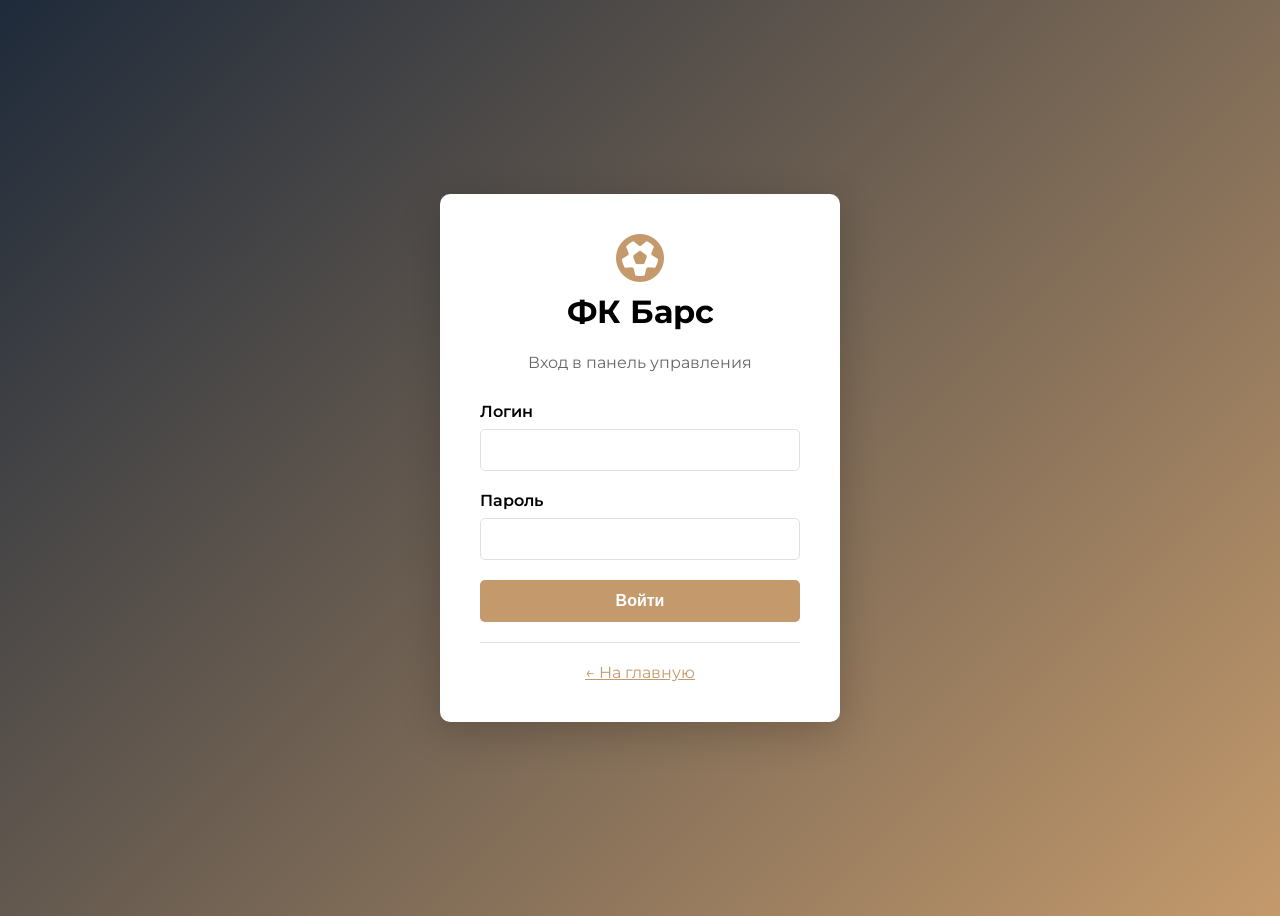
<file: admin/login.html>
<!DOCTYPE html>
<html lang="ru">
<head>
    <meta charset="UTF-8">
    <meta name="viewport" content="width=device-width, initial-scale=1.0">
    <title>Вход в админ-панель | ФК Барс</title>
    <link rel="stylesheet" href="css/admin.css">
    <link rel="stylesheet" href="https://cdnjs.cloudflare.com/ajax/libs/font-awesome/6.4.0/css/all.min.css">
    <link href="https://fonts.googleapis.com/css2?family=Montserrat:wght@300;400;500;600;700&display=swap" rel="stylesheet">
    <style>
        body {
            font-family: 'Montserrat', sans-serif;
        }
        .admin-login-page {
            background: linear-gradient(135deg, #1e2a3a 0%, #C49A6C 100%);
            min-height: 100vh;
            display: flex;
            align-items: center;
            justify-content: center;
        }
        .admin-login-container {
            width: 100%;
            max-width: 400px;
            padding: 20px;
        }
        .admin-login-box {
            background: white;
            padding: 40px;
            border-radius: 10px;
            box-shadow: 0 10px 40px rgba(0,0,0,0.2);
        }
        .btn-primary {
            background: #C49A6C;
            color: white;
            border: none;
            padding: 12px;
            border-radius: 5px;
            cursor: pointer;
            font-weight: 600;
            width: 100%;
            font-size: 1rem;
            transition: all 0.3s;
        }
        .btn-primary:hover {
            background: #A57C52;
        }
        input {
            width: 100%;
            padding: 12px;
            border: 1px solid #e0e0e0;
            border-radius: 5px;
            box-sizing: border-box;
            font-family: 'Montserrat', sans-serif;
        }
    </style>
</head>
<body class="admin-login-page">
    <div class="admin-login-container">
        <div class="admin-login-box">
            <div style="text-align: center; margin-bottom: 30px;">
                <i class="fas fa-futbol" style="font-size: 3rem; color: #C49A6C;"></i>
                <h1 style="font-family: 'Montserrat', serif; margin-top: 10px;">ФК Барс</h1>
                <p style="color: #666;">Вход в панель управления</p>
            </div>
            
            <form id="loginForm">
                <div style="margin-bottom: 20px;">
                    <label style="display: block; margin-bottom: 8px; font-weight: 600;">Логин</label>
                    <input type="text" id="username" value="">
                </div>
                
                <div style="margin-bottom: 20px;">
                    <label style="display: block; margin-bottom: 8px; font-weight: 600;">Пароль</label>
                    <input type="password" id="password" value="">
                </div>
                
                <button type="submit" class="btn-primary">Войти</button>
                
                <div style="text-align: center; margin-top: 20px; padding-top: 20px; border-top: 1px solid #e0e0e0;">
                    
                    <a href="../index.html" style="color: #C49A6C;">← На главную</a>
                </div>
            </form>
        </div>
    </div>

    <script>
        document.getElementById('loginForm').addEventListener('submit', function(e) {
            e.preventDefault();
            const username = document.getElementById('username').value;
            const password = document.getElementById('password').value;
            
            if (username === 'admin' && password === 'bars2026') {
                sessionStorage.setItem('admin_logged_in', 'true');
                window.location.href = 'index.html';
            } else {
                alert('Неверный логин или пароль');
            }
        });
    </script>
</body>
</html>
</file>
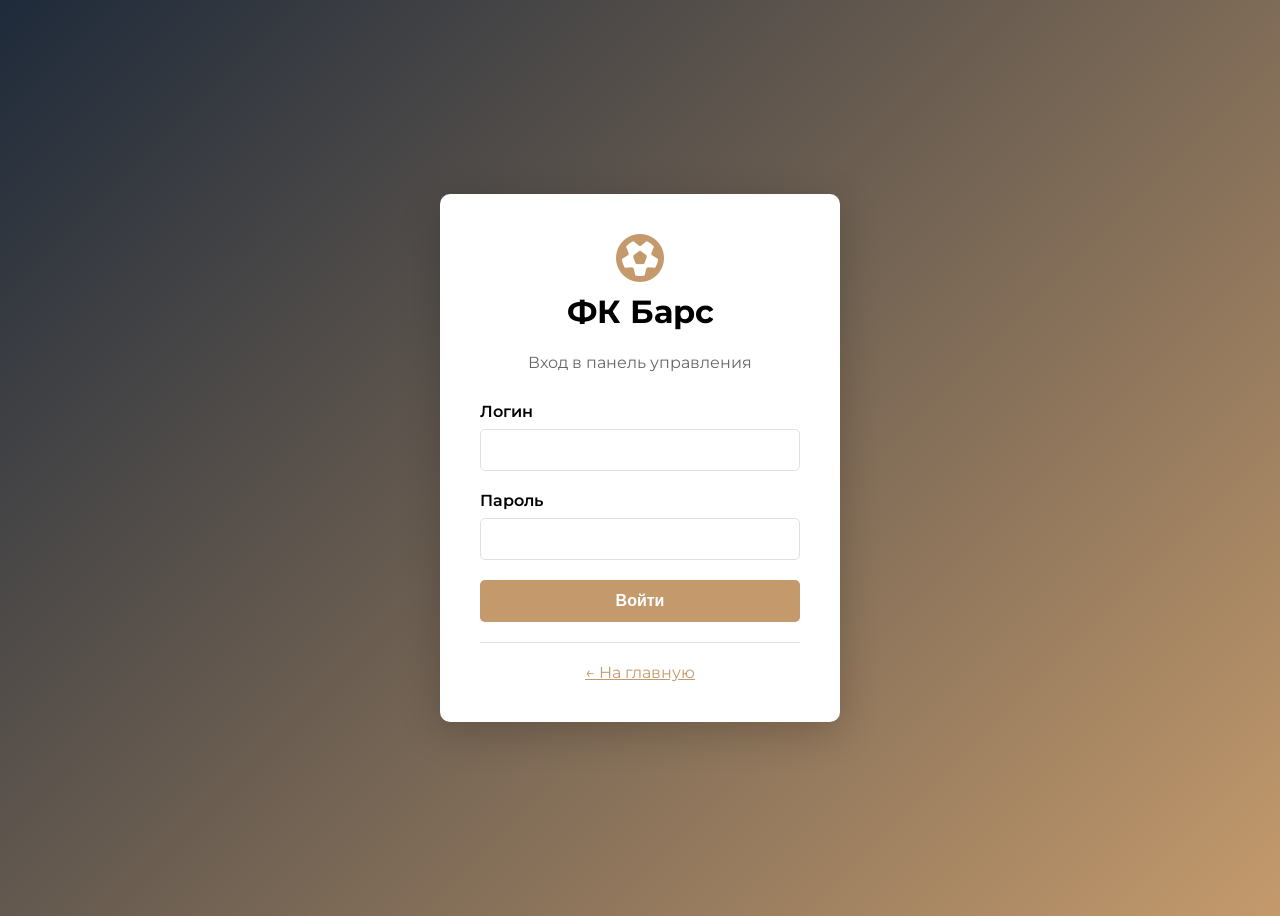
<file: admin/matches.html>
<!DOCTYPE html>
<html lang="ru">
<head>
    <meta charset="UTF-8">
    <meta name="viewport" content="width=device-width, initial-scale=1.0">
    <title>Управление матчами | Админ-панель ФК Барс</title>
    <link rel="stylesheet" href="css/admin.css">
    <link rel="stylesheet" href="https://cdnjs.cloudflare.com/ajax/libs/font-awesome/6.4.0/css/all.min.css">
    <link href="https://fonts.googleapis.com/css2?family=Montserrat:wght@300;400;500;600;700&display=swap" rel="stylesheet">
    <style>
        * { margin: 0; padding: 0; box-sizing: border-box; }
        body { font-family: 'Montserrat', sans-serif; background: #f0f2f5; }
        .admin-container { max-width: 1300px; margin: 30px auto; padding: 0 20px; }
        .admin-header { display: flex; justify-content: space-between; align-items: center; margin-bottom: 30px; flex-wrap: wrap; gap: 15px; }
        h1 { color: #1e3a5f; }
        .btn { padding: 10px 24px; border: none; border-radius: 40px; font-weight: 600; cursor: pointer; transition: 0.2s; font-size: 14px; }
        .btn-primary { background: #1e3a5f; color: white; }
        .btn-primary:hover { background: #0f2b4a; }
        .btn-delete { background: #dc3545; color: white; padding: 6px 16px; font-size: 12px; }
        .btn-edit { background: #ffc107; color: #1e1e2a; padding: 6px 16px; font-size: 12px; margin-right: 5px; border: none; border-radius: 8px; cursor: pointer; }
        .nav-links { margin-bottom: 20px; }
        .nav-links a { margin-right: 20px; color: #1e3a5f; text-decoration: none; }
        table { width: 100%; background: white; border-radius: 20px; overflow: hidden; border-collapse: collapse; }
        th { background: #1e3a5f; color: white; padding: 15px; text-align: left; }
        td { padding: 12px; border-bottom: 1px solid #eee; vertical-align: middle; }
        .modal { display: none; position: fixed; top: 0; left: 0; width: 100%; height: 100%; background: rgba(0,0,0,0.5); justify-content: center; align-items: center; z-index: 1000; }
        .modal-content { background: white; padding: 30px; border-radius: 24px; width: 90%; max-width: 550px; }
        .modal-content h2 { margin-bottom: 20px; color: #1e3a5f; }
        .form-group { margin-bottom: 15px; }
        .form-group label { display: block; margin-bottom: 5px; font-weight: 600; }
        .form-group input, .form-group select { width: 100%; padding: 10px; border: 1px solid #ccc; border-radius: 12px; }
        .form-row { display: grid; grid-template-columns: 1fr 1fr; gap: 15px; }
        .form-buttons { display: flex; justify-content: flex-end; gap: 10px; margin-top: 20px; }
        .status-badge { padding: 4px 12px; border-radius: 20px; font-size: 12px; font-weight: 500; }
        .status-upcoming { background: #e3f2fd; color: #1e3a5f; }
        .status-finished { background: #d4edda; color: #155724; }
    </style>
</head>
<body>
    <div class="admin-container">
        <div class="nav-links">
            <a href="index.html">🏠 Главная</a>
            <a href="players.html">⚽ Игроки</a>
            <a href="news.html">📰 Новости</a>
            <a href="matches.html" style="font-weight: bold;">📅 Матчи</a>
            <a href="messages.html">✉️ Сообщения</a>
            <a href="#" id="logoutLink">🚪 Выход</a>
        </div>

        <div class="admin-header">
            <h1>📅 Управление матчами</h1>
            <button class="btn btn-primary" onclick="openAddModal()">➕ Добавить матч</button>
        </div>

        <div style="overflow-x: auto;">
            <table id="matchesTable">
                <thead>
                    <tr><th>Дата</th><th>Соперник</th><th>Место</th><th>Счёт</th><th>Статус</th><th>Действия</th></tr>
                </thead>
                <tbody id="matchesTableBody">
                    <tr><td colspan="6" style="text-align:center;">Загрузка...</td></tr>
                </tbody>
            </table>
        </div>
    </div>

    <!-- Модальное окно -->
    <div id="matchModal" class="modal">
        <div class="modal-content">
            <h2 id="modalTitle">➕ Добавить матч</h2>
            <div class="form-group"><label>Дата *</label><input type="date" id="date" required></div>
            <div class="form-row">
                <div class="form-group"><label>Счёт (БАРС)</label><input type="number" id="score_home" value="0"></div>
                <div class="form-group"><label>Счёт (Соперник)</label><input type="number" id="score_away" value="0"></div>
            </div>
            <div class="form-group"><label>Соперник *</label><input type="text" id="opponent" placeholder="Например: Дордой" required></div>
            <div class="form-group"><label>Место</label><input type="text" id="location" placeholder="Ынтымак Арена, Каракол"></div>
            <div class="form-group"><label>Статус</label>
                <select id="status">
                    <option value="upcoming">Предстоит</option>
                    <option value="finished">Завершён</option>
                </select>
            </div>
            <input type="hidden" id="editId" value="">
            <div class="form-buttons">
                <button class="btn" style="background:#ccc" onclick="closeModal()">Отмена</button>
                <button class="btn btn-primary" onclick="saveMatch()">Сохранить</button>
            </div>
        </div>
    </div>

    <script>
        const API_URL = 'https://8888888.pythonanywhere.com/api';

        // Проверка авторизации
        if (!sessionStorage.getItem('admin_logged_in')) {
            window.location.href = 'login.html';
        }

        // Выход
        document.getElementById('logoutLink').addEventListener('click', (e) => {
            e.preventDefault();
            sessionStorage.removeItem('admin_logged_in');
            window.location.href = 'login.html';
        });

        // Загрузка матчей
        async function loadMatches() {
            try {
                const response = await fetch(`${API_URL}/matches`);
                const matches = await response.json();
                const tbody = document.getElementById('matchesTableBody');
                
                if (!matches.length) {
                    tbody.innerHTML = '<tr><td colspan="6" style="text-align:center;">Нет матчей. Добавьте первый!</td></tr>';
                    return;
                }
                
                tbody.innerHTML = matches.map(m => `
                    <tr>
                        <td>${m.date || '—'}</td>
                        <td><strong>${escapeHtml(m.opponent)}</strong></td>
                        <td>${escapeHtml(m.location) || '—'}</td>
                        <td>${m.score_home !== undefined ? `${m.score_home}:${m.score_away}` : '—'}</td>
                        <td><span class="status-badge ${m.status === 'upcoming' ? 'status-upcoming' : 'status-finished'}">${m.status === 'upcoming' ? '📅 Предстоит' : '✅ Завершён'}</span></td>
                        <td>
                            <button class="btn-edit" onclick="editMatch(${m.id})">✏️</button>
                            <button class="btn-delete" onclick="deleteMatch(${m.id})">🗑️</button>
                        </td>
                    </tr>
                `).join('');
            } catch (error) {
                console.error(error);
                document.getElementById('matchesTableBody').innerHTML = '<td><td colspan="6" style="text-align:center;color:red;">❌ Ошибка подключения к серверу</td></td>';
            }
        }

        // Сохранение матча
        async function saveMatch() {
            const match = {
                date: document.getElementById('date').value,
                opponent: document.getElementById('opponent').value.trim(),
                location: document.getElementById('location').value,
                score_home: parseInt(document.getElementById('score_home').value) || 0,
                score_away: parseInt(document.getElementById('score_away').value) || 0,
                status: document.getElementById('status').value
            };
            
            if (!match.date || !match.opponent) {
                alert('Заполните дату и соперника!');
                return;
            }
            
            const editId = document.getElementById('editId').value;
            const url = editId ? `${API_URL}/matches/${editId}` : `${API_URL}/matches`;
            const method = editId ? 'PUT' : 'POST';
            
            try {
                await fetch(url, {
                    method: method,
                    headers: { 'Content-Type': 'application/json' },
                    body: JSON.stringify(match)
                });
                closeModal();
                loadMatches();
                alert(editId ? '✅ Матч обновлён!' : '✅ Матч добавлен!');
            } catch (error) {
                alert('❌ Ошибка сохранения');
            }
        }
        
        // Редактирование матча
        async function editMatch(id) {
            try {
                const response = await fetch(`${API_URL}/matches`);
                const matches = await response.json();
                const m = matches.find(x => x.id === id);
                if (!m) return;
                
                document.getElementById('editId').value = m.id;
                document.getElementById('date').value = m.date || '';
                document.getElementById('opponent').value = m.opponent || '';
                document.getElementById('location').value = m.location || '';
                document.getElementById('score_home').value = m.score_home || 0;
                document.getElementById('score_away').value = m.score_away || 0;
                document.getElementById('status').value = m.status || 'upcoming';
                document.getElementById('modalTitle').innerText = '✏️ Редактировать матч';
                document.getElementById('matchModal').style.display = 'flex';
            } catch (error) {
                alert('Ошибка загрузки матча');
            }
        }

        // Удаление матча
        async function deleteMatch(id) {
            if (!confirm('Удалить матч?')) return;
            try {
                await fetch(`${API_URL}/matches/${id}`, { method: 'DELETE' });
                loadMatches();
                alert('✅ Матч удалён');
            } catch (error) {
                alert('❌ Ошибка удаления');
            }
        }
        
        function openAddModal() {
            document.getElementById('matchForm')?.reset();
            document.getElementById('editId').value = '';
            document.getElementById('date').value = '';
            document.getElementById('opponent').value = '';
            document.getElementById('location').value = '';
            document.getElementById('score_home').value = '0';
            document.getElementById('score_away').value = '0';
            document.getElementById('status').value = 'upcoming';
            document.getElementById('modalTitle').innerText = '➕ Добавить матч';
            document.getElementById('matchModal').style.display = 'flex';
        }

        function closeModal() {
            document.getElementById('matchModal').style.display = 'none';
        }
        
        function escapeHtml(text) {
            if (!text) return '';
            return text.replace(/[&<>]/g, function(m) {
                if (m === '&') return '&amp;';
                if (m === '<') return '&lt;';
                if (m === '>') return '&gt;';
                return m;
            });
        }

        loadMatches();
    </script>
</body>
</html>
</file>
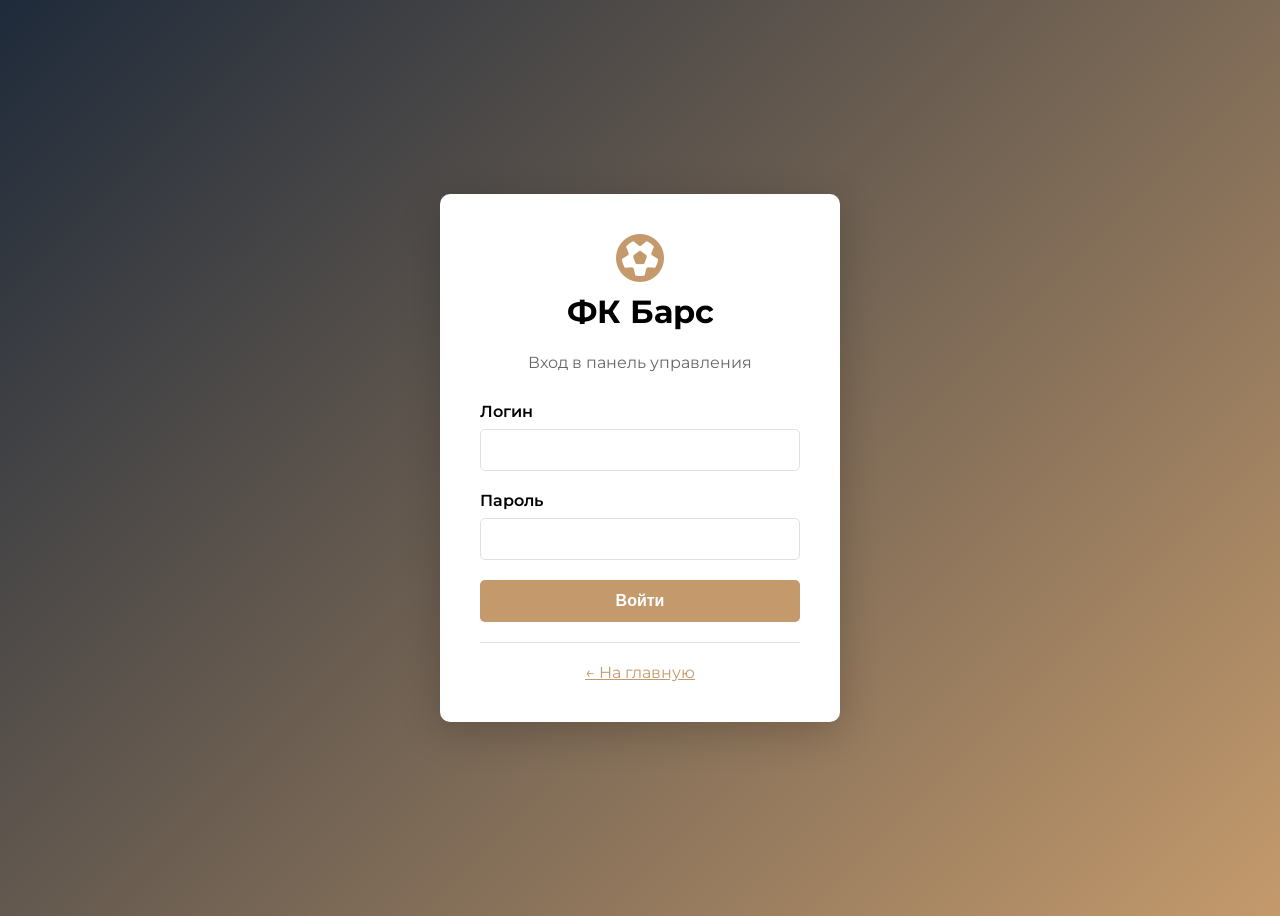
<file: admin/messages.html>
<!DOCTYPE html>
<html lang="ru">
<head>
    <meta charset="UTF-8">
    <meta name="viewport" content="width=device-width, initial-scale=1.0">
    <title>Сообщения | Админ-панель ФК Барс</title>
    <link rel="stylesheet" href="css/admin.css">
    <link rel="stylesheet" href="https://cdnjs.cloudflare.com/ajax/libs/font-awesome/6.4.0/css/all.min.css">
    <link href="https://fonts.googleapis.com/css2?family=Montserrat:wght@300;400;500;600;700&display=swap" rel="stylesheet">
    <style>
        * { margin: 0; padding: 0; box-sizing: border-box; }
        body { font-family: 'Montserrat', sans-serif; background: #f0f2f5; }
        .admin-container { max-width: 1300px; margin: 30px auto; padding: 0 20px; }
        .admin-header { display: flex; justify-content: space-between; align-items: center; margin-bottom: 30px; }
        h1 { color: #1e3a5f; }
        .nav-links { margin-bottom: 20px; }
        .nav-links a { margin-right: 20px; color: #1e3a5f; text-decoration: none; }
        .btn-delete { background: #dc3545; color: white; padding: 6px 16px; border: none; border-radius: 8px; cursor: pointer; }
        table { width: 100%; background: white; border-radius: 20px; overflow: hidden; border-collapse: collapse; }
        th { background: #1e3a5f; color: white; padding: 15px; text-align: left; }
        td { padding: 12px; border-bottom: 1px solid #eee; vertical-align: top; }
        .message-content { max-width: 400px; word-wrap: break-word; }
        .badge-new { background: #28a745; color: white; padding: 4px 10px; border-radius: 20px; font-size: 11px; }
        .badge-read { background: #6c757d; color: white; padding: 4px 10px; border-radius: 20px; font-size: 11px; }
    </style>
</head>
<body>
    <div class="admin-container">
        <div class="nav-links">
            <a href="index.html">🏠 Главная</a>
            <a href="players.html">⚽ Игроки</a>
            <a href="news.html">📰 Новости</a>
            <a href="matches.html">📅 Матчи</a>
            <a href="messages.html" style="font-weight: bold;">✉️ Сообщения</a>
            <a href="#" id="logoutLink">🚪 Выход</a>
        </div>

        <div class="admin-header">
            <h1>✉️ Сообщения с сайта</h1>
        </div>

        <table>
            <thead>
                <tr><th>ID</th><th>Отправитель</th><th>Email</th><th>Сообщение</th><th>Дата</th><th>Действия</th></tr>
            </thead>
            <tbody id="messagesTableBody">
                <tr><td colspan="6" style="text-align:center;">Загрузка...</td></tr>
            </tbody>
        </table>
    </div>

    <script>
        // API URL для облачного сервера
        const API_URL = 'https://8888888.pythonanywhere.com/api';
        
        // Проверка авторизации
        if (!sessionStorage.getItem('admin_logged_in')) {
            window.location.href = 'login.html';
        }
        
        // Выход
        document.getElementById('logoutLink').addEventListener('click', (e) => {
            e.preventDefault();
            sessionStorage.removeItem('admin_logged_in');
            window.location.href = 'login.html';
        });

        // Загрузка сообщений
        async function loadMessages() {
            try {
                const response = await fetch(`${API_URL}/messages`);
                const messages = await response.json();
                const tbody = document.getElementById('messagesTableBody');
                
                if (!messages.length) {
                    tbody.innerHTML = '<tr><td colspan="6" style="text-align:center;">Нет сообщений</td></tr>';
                    return;
                }
                
                tbody.innerHTML = messages.map(m => `
                    <tr>
                        <td>${m.id}</td>
                        <td><strong>${escapeHtml(m.name)}</strong></td>
                        <td>${escapeHtml(m.email)}</td>
                        <td class="message-content">${escapeHtml(m.message)}</td>
                        <td>${new Date(m.date).toLocaleString()}</td>
                        <td><button class="btn-delete" onclick="deleteMessage(${m.id})">🗑️ Удалить</button></td>
                    </tr>
                `).join('');
            } catch (error) {
                console.error('Ошибка загрузки сообщений:', error);
                document.getElementById('messagesTableBody').innerHTML = '<tr><td colspan="6" style="text-align:center;color:red;">❌ Ошибка подключения к серверу</td></tr>';
            }
        }

        // Удаление сообщения
        async function deleteMessage(id) {
            if (!confirm('Удалить это сообщение?')) return;
            try {
                await fetch(`${API_URL}/messages/${id}`, { method: 'DELETE' });
                loadMessages();
                alert('✅ Сообщение удалено');
            } catch (error) {
                alert('❌ Ошибка удаления');
            }
        }
        
        // Защита от XSS
        function escapeHtml(text) {
            if (!text) return '';
            return text.replace(/[&<>]/g, function(m) {
                if (m === '&') return '&amp;';
                if (m === '<') return '&lt;';
                if (m === '>') return '&gt;';
                return m;
            });
        }

        // Загружаем сообщения при открытии страницы
        loadMessages();
    </script>
</body>
</html>
</file>
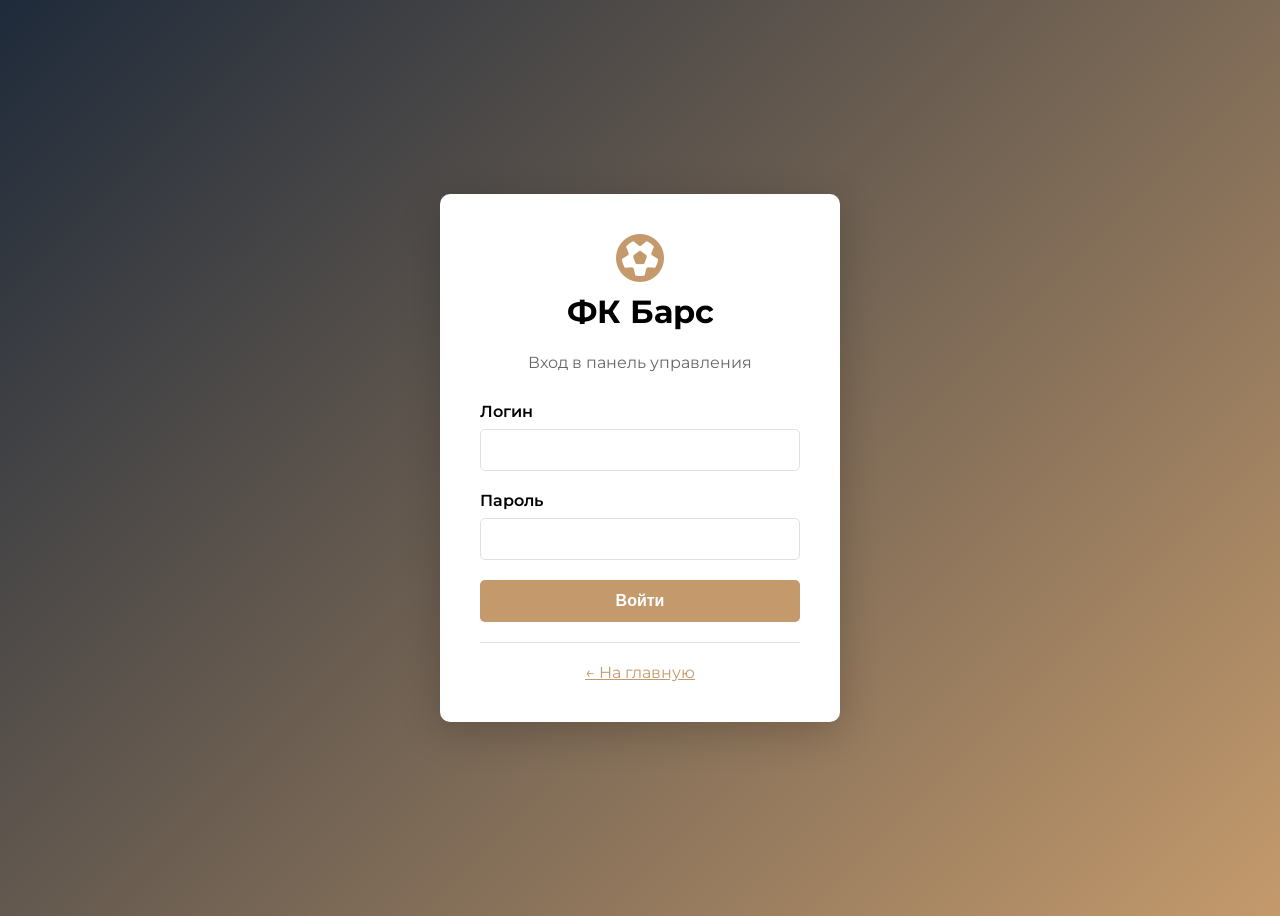
<file: admin/news.html>
<!DOCTYPE html>
<html lang="ru">
<head>
    <meta charset="UTF-8">
    <meta name="viewport" content="width=device-width, initial-scale=1.0">
    <title>Управление новостями | Админ-панель ФК Барс</title>
    <link rel="stylesheet" href="css/admin.css">
    <link rel="stylesheet" href="https://cdnjs.cloudflare.com/ajax/libs/font-awesome/6.4.0/css/all.min.css">
    <link href="https://fonts.googleapis.com/css2?family=Montserrat:wght@300;400;500;600;700&display=swap" rel="stylesheet">
    <style>
        * { margin: 0; padding: 0; box-sizing: border-box; }
        body { font-family: 'Montserrat', sans-serif; background: #f0f2f5; }
        .admin-container { max-width: 1300px; margin: 30px auto; padding: 0 20px; }
        .admin-header { display: flex; justify-content: space-between; align-items: center; margin-bottom: 30px; flex-wrap: wrap; gap: 15px; }
        h1 { color: #1e3a5f; }
        .btn { padding: 10px 24px; border: none; border-radius: 40px; font-weight: 600; cursor: pointer; transition: 0.2s; font-size: 14px; }
        .btn-primary { background: #1e3a5f; color: white; }
        .btn-primary:hover { background: #0f2b4a; }
        .btn-delete { background: #dc3545; color: white; padding: 6px 16px; font-size: 12px; }
        .nav-links { margin-bottom: 20px; }
        .nav-links a { margin-right: 20px; color: #1e3a5f; text-decoration: none; }
        table { width: 100%; background: white; border-radius: 20px; overflow: hidden; border-collapse: collapse; }
        th { background: #1e3a5f; color: white; padding: 15px; text-align: left; }
        td { padding: 12px; border-bottom: 1px solid #eee; vertical-align: top; }
        .modal { display: none; position: fixed; top: 0; left: 0; width: 100%; height: 100%; background: rgba(0,0,0,0.5); justify-content: center; align-items: center; z-index: 1000; }
        .modal-content { background: white; padding: 30px; border-radius: 24px; width: 90%; max-width: 600px; }
        .modal-content h2 { margin-bottom: 20px; color: #1e3a5f; }
        .form-group { margin-bottom: 15px; }
        .form-group label { display: block; margin-bottom: 5px; font-weight: 600; }
        .form-group input, .form-group textarea { width: 100%; padding: 10px; border: 1px solid #ccc; border-radius: 12px; font-family: inherit; }
        .form-buttons { display: flex; justify-content: flex-end; gap: 10px; margin-top: 20px; }
        .news-image-preview { max-width: 80px; max-height: 50px; border-radius: 8px; }
    </style>
</head>
<body>
    <div class="admin-container">
        <div class="nav-links">
            <a href="index.html">🏠 Главная</a>
            <a href="players.html">⚽ Игроки</a>
            <a href="news.html" style="font-weight: bold;">📰 Новости</a>
            <a href="matches.html">📅 Матчи</a>
            <a href="messages.html">✉️ Сообщения</a>
            <a href="#" id="logoutLink">🚪 Выход</a>
        </div>

        <div class="admin-header">
            <h1>📰 Управление новостями</h1>
            <button class="btn btn-primary" onclick="openAddModal()">➕ Добавить новость</button>
        </div>

        <table>
            <thead>
                <tr><th>ID</th><th>Картинка</th><th>Заголовок</th><th>Текст</th><th>Дата</th><th>Действия</th></tr>
            </thead>
            <tbody id="newsTableBody">
                <tr><td colspan="6" style="text-align:center;">Загрузка...</td></tr>
            </tbody>
        </table>
    </div>

    <!-- Модальное окно -->
    <div id="newsModal" class="modal">
        <div class="modal-content">
            <h2 id="modalTitle">➕ Добавить новость</h2>
            <div class="form-group">
                <label>Заголовок</label>
                <input type="text" id="title" placeholder="Заголовок новости">
            </div>
            <div class="form-group">
                <label>Текст новости</label>
                <textarea id="content" rows="6" placeholder="Полный текст новости..."></textarea>
            </div>
            <div class="form-group">
                <label>URL картинки</label>
                <input type="text" id="image_url" placeholder="https://example.com/image.jpg">
            </div>
            <div class="form-buttons">
                <button class="btn" style="background:#ccc" onclick="closeModal()">Отмена</button>
                <button class="btn btn-primary" onclick="saveNews()">Сохранить</button>
            </div>
        </div>
    </div>

    <script>
        const API_URL = 'https://8888888.pythonanywhere.com/api';
        
        // Проверка авторизации
        if (!sessionStorage.getItem('admin_logged_in')) {
            window.location.href = 'login.html';
        }
        
        document.getElementById('logoutLink').addEventListener('click', (e) => {
            e.preventDefault();
            sessionStorage.removeItem('admin_logged_in');
            window.location.href = 'login.html';
        });

        async function loadNews() {
            try {
                const response = await fetch(`${API_URL}/news`);
                const news = await response.json();
                const tbody = document.getElementById('newsTableBody');
                
                if (!news.length) {
                    tbody.innerHTML = '<tr><td colspan="6" style="text-align:center;">Нет новостей. Добавьте первую!</td></tr>';
                    return;
                }
                
                tbody.innerHTML = news.map(n => `
                    <tr>
                        <td>${n.id}</td>
                        <td>${n.image_url ? `<img src="${n.image_url}" class="news-image-preview" onerror="this.style.display='none'">` : '—'}</td>
                        <td><strong>${escapeHtml(n.title)}</strong></td>
                        <td>${escapeHtml(n.content.substring(0, 100))}${n.content.length > 100 ? '...' : ''}</td>
                        <td>${new Date(n.date).toLocaleDateString()}</td>
                        <td><button class="btn-delete" onclick="deleteNews(${n.id})">🗑️ Удалить</button></td>
                    </tr>
                `).join('');
            } catch (error) {
                console.error(error);
                document.getElementById('newsTableBody').innerHTML = '<tr><td colspan="6" style="text-align:center;color:red;">❌ Ошибка подключения к серверу</td></tr>';
            }
        }

        async function saveNews() {
            const news = {
                title: document.getElementById('title').value.trim(),
                content: document.getElementById('content').value.trim(),
                image_url: document.getElementById('image_url').value.trim()
            };
            
            if (!news.title) {
                alert('Введите заголовок!');
                return;
            }
            if (!news.content) {
                alert('Введите текст новости!');
                return;
            }
            
            try {
                await fetch(`${API_URL}/news`, {
                    method: 'POST',
                    headers: { 'Content-Type': 'application/json' },
                    body: JSON.stringify(news)
                });
                closeModal();
                loadNews();
                alert(' Новость добавлена!');
            } catch (error) {
                alert(' Ошибка сохранения');
            }
        }

        async function deleteNews(id) {
            if (!confirm('Удалить эту новость навсегда?')) return;
            try {
                await fetch(`${API_URL}/news/${id}`, { method: 'DELETE' });
                loadNews();
                alert(' Новость удалена');
            } catch (error) {
                alert('Ошибка удаления');
            }
        }
        
        function escapeHtml(text) {
            if (!text) return '';
            return text.replace(/[&<>]/g, function(m) {
                if (m === '&') return '&amp;';
                if (m === '<') return '&lt;';
                if (m === '>') return '&gt;';
                return m;
            });
        }

        function openAddModal() {
            document.getElementById('title').value = '';
            document.getElementById('content').value = '';
            document.getElementById('image_url').value = '';
            document.getElementById('modalTitle').innerText = ' Добавить новость';
            document.getElementById('newsModal').style.display = 'flex';
        }

        function closeModal() {
            document.getElementById('newsModal').style.display = 'none';
        }

        loadNews();
    </script>
</body>
</html>
</file>
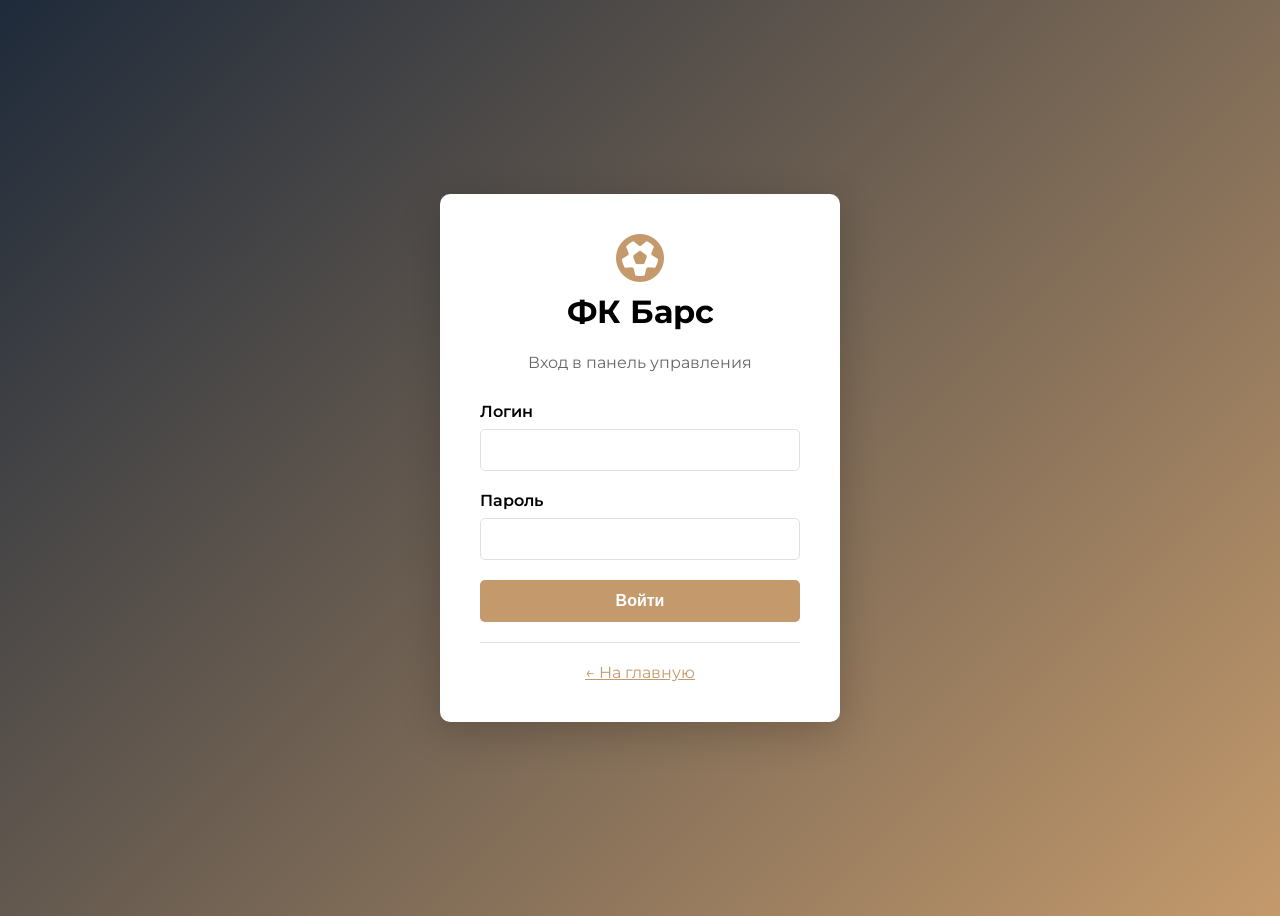
<file: admin/players.html>
<!DOCTYPE html>
<html lang="ru">
<head>
    <meta charset="UTF-8">
    <meta name="viewport" content="width=device-width, initial-scale=1.0">
    <title>Управление игроками | Админ-панель ФК Барс</title>
    <link rel="stylesheet" href="css/admin.css">
    <link rel="stylesheet" href="https://cdnjs.cloudflare.com/ajax/libs/font-awesome/6.4.0/css/all.min.css">
    <link href="https://fonts.googleapis.com/css2?family=Montserrat:wght@300;400;500;600;700&display=swap" rel="stylesheet">
    <style>
        * {
            margin: 0;
            padding: 0;
            box-sizing: border-box;
        }
        body {
            font-family: 'Montserrat', sans-serif;
            background: #f0f2f5;
        }
        .admin-container {
            max-width: 1300px;
            margin: 30px auto;
            padding: 0 20px;
        }
        .admin-header {
            display: flex;
            justify-content: space-between;
            align-items: center;
            margin-bottom: 30px;
            flex-wrap: wrap;
            gap: 15px;
        }
        h1 {
            color: #1e3a5f;
            font-size: 28px;
        }
        .btn {
            padding: 10px 24px;
            border: none;
            border-radius: 40px;
            font-weight: 600;
            cursor: pointer;
            transition: 0.2s;
            font-size: 14px;
        }
        .btn-primary {
            background: #1e3a5f;
            color: white;
        }
        .btn-primary:hover {
            background: #0f2b4a;
        }
        .btn-edit {
            background: #ffc107;
            color: #1e1e2a;
            margin-right: 8px;
        }
        .btn-delete {
            background: #dc3545;
            color: white;
        }
        .btn-save {
            background: #28a745;
            color: white;
        }
        table {
            width: 100%;
            background: white;
            border-radius: 20px;
            overflow: hidden;
            box-shadow: 0 5px 15px rgba(0,0,0,0.05);
            border-collapse: collapse;
        }
        th {
            background: #1e3a5f;
            color: white;
            padding: 15px 12px;
            text-align: left;
        }
        td {
            padding: 12px;
            border-bottom: 1px solid #eee;
            vertical-align: middle;
        }
        .player-photo {
            width: 50px;
            height: 50px;
            object-fit: cover;
            border-radius: 50%;
            background: #eef2f7;
        }
        .modal {
            display: none;
            position: fixed;
            top: 0;
            left: 0;
            width: 100%;
            height: 100%;
            background: rgba(0,0,0,0.5);
            justify-content: center;
            align-items: center;
            z-index: 1000;
        }
        .modal-content {
            background: white;
            padding: 30px;
            border-radius: 24px;
            width: 90%;
            max-width: 500px;
        }
        .modal-content h2 {
            margin-bottom: 20px;
            color: #1e3a5f;
        }
        .form-group {
            margin-bottom: 15px;
        }
        .form-group label {
            display: block;
            font-weight: 600;
            margin-bottom: 5px;
        }
        .form-group input, .form-group select {
            width: 100%;
            padding: 10px;
            border: 1px solid #ccc;
            border-radius: 12px;
        }
        .form-buttons {
            display: flex;
            justify-content: flex-end;
            gap: 10px;
            margin-top: 20px;
        }
        .nav-links {
            margin-bottom: 20px;
        }
        .nav-links a {
            margin-right: 20px;
            color: #1e3a5f;
            text-decoration: none;
        }
        .status-ok {
            color: green;
            font-size: 12px;
            margin-left: 10px;
        }
        .status-error {
            color: red;
            font-size: 12px;
            margin-left: 10px;
        }
    </style>
</head>
<body>
    <div class="admin-container">
        <div class="nav-links">
            <a href="index.html">🏠 Главная</a>
            <a href="players.html" style="font-weight: bold;">⚽ Игроки</a>
            <a href="news.html">📰 Новости</a>
            <a href="matches.html">📅 Матчи</a>
            <a href="messages.html">✉️ Сообщения</a>
            <a href="#" id="logoutLink">🚪 Выход</a>
        </div>

        <div class="admin-header">
            <h1>⚽ Управление игроками</h1>
            <button class="btn btn-primary" onclick="openAddModal()">➕ Добавить игрока</button>
        </div>

        <div style="overflow-x: auto;">
            <table id="playersTable">
                <thead>
                    <tr><th>№</th><th>Фото</th><th>Имя</th><th>Позиция</th><th>Возраст</th><th>Страна</th><th>Голы</th><th>Действия</th></tr>
                </thead>
                <tbody id="playersTableBody">
                    <tr><td colspan="8" style="text-align:center;">Загрузка...</td></tr>
                </tbody>
            </table>
        </div>
    </div>

    <!-- Модальное окно -->
    <div id="playerModal" class="modal">
        <div class="modal-content">
            <h2 id="modalTitle">➕ Добавить игрока</h2>
            <form id="playerForm">
                <div class="form-group"><label>Номер *</label><input type="number" id="number" required></div>
                <div class="form-group"><label>Имя *</label><input type="text" id="name" required></div>
                <div class="form-group"><label>Позиция</label>
                    <select id="position">
                        <option>Вратарь</option><option>Защитник</option>
                        <option>Полузащитник</option><option>Нападающий</option>
                    </select>
                </div>
                <div class="form-group"><label>Возраст</label><input type="number" id="age"></div>
                <div class="form-group"><label>Гражданство</label><input type="text" id="nationality" placeholder="Кыргызстан"></div>
                <div class="form-group"><label>URL фото</label><input type="text" id="photo_url" placeholder="https://..."></div>
                <div class="form-group"><label>⚽ Голов</label><input type="number" id="goals" value="0"></div>
                <input type="hidden" id="editId" value="">
            </form>
            <div class="form-buttons">
                <button class="btn" style="background:#ccc" onclick="closeModal()">Отмена</button>
                <button class="btn btn-save" onclick="savePlayer()">Сохранить</button>
            </div>
        </div>
    </div>

    <script>
        const API_URL = 'https://8888888.pythonanywhere.com/api';

        // Проверка авторизации
        if (!sessionStorage.getItem('admin_logged_in')) {
            window.location.href = 'login.html';
        }

        // Выход
        document.getElementById('logoutLink').addEventListener('click', function(e) {
            e.preventDefault();
            sessionStorage.removeItem('admin_logged_in');
            window.location.href = 'login.html';
        });

        // Загрузка игроков
        async function loadPlayers() {
            try {
                const response = await fetch(`${API_URL}/players`);
                if (!response.ok) throw new Error('Сервер не отвечает');
                const players = await response.json();
                
                const tbody = document.getElementById('playersTableBody');
                if (players.length === 0) {
                    tbody.innerHTML = '<tr><td colspan="8" style="text-align:center;">Нет игроков. Добавьте первого!</td></tr>';
                    return;
                }
                
                tbody.innerHTML = players.map(p => `
                    <tr>
                        <td><strong>${p.number}</strong></td>
                        <td>${p.photo_url ? `<img src="${p.photo_url}" class="player-photo" onerror="this.src=''">` : '—'}</td>
                        <td>${p.name}</td>
                        <td>${p.position}</td>
                        <td>${p.age || '—'}</td>
                        <td>${p.nationality || '—'}</td>
                        <td>⚽ ${p.goals || 0}</td>
                        <td>
                            <button class="btn btn-edit" onclick="editPlayer(${p.id})">✏️</button>
                            <button class="btn btn-delete" onclick="deletePlayer(${p.id})">🗑️</button>
                        </td>
                    </tr>
                `).join('');
            } catch (error) {
                console.error(error);
                document.getElementById('playersTableBody').innerHTML = '<tr><td colspan="8" style="text-align:center;color:red;">❌ Ошибка подключения к серверу. Запустите сервер: python server/app.py</td></tr>';
            }
        }

        // Сохранение (добавление или редактирование)
        async function savePlayer() {
            const player = {
                number: parseInt(document.getElementById('number').value),
                name: document.getElementById('name').value.trim(),
                position: document.getElementById('position').value,
                age: parseInt(document.getElementById('age').value) || null,
                nationality: document.getElementById('nationality').value,
                photo_url: document.getElementById('photo_url').value,
                goals: parseInt(document.getElementById('goals').value) || 0
            };

            if (!player.name || !player.number) {
                alert('Заполните имя и номер!');
                return;
            }

            const editId = document.getElementById('editId').value;
            const url = editId ? `${API_URL}/players/${editId}` : `${API_URL}/players`;
            const method = editId ? 'PUT' : 'POST';

            try {
                const response = await fetch(url, {
                    method: method,
                    headers: { 'Content-Type': 'application/json' },
                    body: JSON.stringify(player)
                });
                
                if (response.ok) {
                    alert(editId ? 'Игрок обновлён!' : 'Игрок добавлен!');
                    closeModal();
                    loadPlayers();
                } else {
                    alert('Ошибка сохранения');
                }
            } catch (error) {
                alert('Ошибка подключения к серверу');
            }
        }

        // Редактирование
        async function editPlayer(id) {
            try {
                const response = await fetch(`${API_URL}/players`);
                const players = await response.json();
                const p = players.find(x => x.id === id);
                if (!p) return;

                document.getElementById('editId').value = p.id;
                document.getElementById('number').value = p.number;
                document.getElementById('name').value = p.name;
                document.getElementById('position').value = p.position;
                document.getElementById('age').value = p.age || '';
                document.getElementById('nationality').value = p.nationality || '';
                document.getElementById('photo_url').value = p.photo_url || '';
                document.getElementById('goals').value = p.goals || 0;
                document.getElementById('modalTitle').innerText = '✏️ Редактировать игрока';
                document.getElementById('playerModal').style.display = 'flex';
            } catch (error) {
                alert('Ошибка загрузки игрока');
            }
        }

        // Удаление
        async function deletePlayer(id) {
            if (!confirm('Удалить игрока навсегда?')) return;
            try {
                await fetch(`${API_URL}/players/${id}`, { method: 'DELETE' });
                loadPlayers();
            } catch (error) {
                alert('Ошибка удаления');
            }
        }

        function openAddModal() {
            document.getElementById('playerForm').reset();
            document.getElementById('editId').value = '';
            document.getElementById('modalTitle').innerText = '➕ Добавить игрока';
            document.getElementById('playerModal').style.display = 'flex';
        }

        function closeModal() {
            document.getElementById('playerModal').style.display = 'none';
        }

        // Загрузка при открытии страницы
        loadPlayers();
    </script>
</body>
</html>
</file>
<file: css/style.css>
/* style.css – футбольный клуб «Барс» (Каракол) - УЛУЧШЕННАЯ ВЕРСИЯ */

/* ===== КНОПКА АДМИН-ПАНЕЛИ (СИНЯЯ, ВВЕРХУ СПРАВА) ===== */
.admin-button {
    position: fixed;
    top: 20px;
    right: 20px;
    background: #007bff;
    color: white;
    padding: 10px 18px;
    border-radius: 30px;
    text-decoration: none;
    font-weight: 600;
    z-index: 10000;
    box-shadow: 0 2px 10px rgba(0,123,255,0.3);
    transition: all 0.3s ease;
    display: flex;
    align-items: center;
    gap: 8px;
    font-size: 14px;
    font-family: 'Montserrat', sans-serif;
}

.admin-button:hover {
    background: #0056b3;
    transform: translateY(-2px);
    box-shadow: 0 4px 15px rgba(0,123,255,0.4);
}

:root {
    --primary-color: #0047AB;      /* Royal Blue */
    --primary-dark: #003380;
    --primary-light: #1E5FD9;
    --secondary-color: #FFD700;     /* Золотой */
    --secondary-light: #FFE55C;
    --secondary-dark: #CCB100;
    --accent-color: #DC143C;        /* Красный */
    --light-color: #FFFFFF;
    --dark-color: #0B1622;
    --gray-color: #6C757D;
    --gray-dark: #343A40;
    --gray-light: #E9ECEF;
    --border-color: #E0E0E0;
    --shadow: 0 5px 20px rgba(0,0,0,0.05);
    --shadow-hover: 0 10px 30px rgba(0, 71, 171, 0.1);
    --bg-color: #F8F9FA;
    --card-bg: #FFFFFF;
    --text-color: #212529;
    --text-light: #6C757D;
    --glass-bg: rgba(255, 255, 255, 0.95);
    --gradient-primary: linear-gradient(135deg, #0047AB 0%, #1E5FD9 100%);
    --gradient-dark: linear-gradient(135deg, #0B1622 0%, #1E2A3A 100%);
}

* {
    margin: 0;
    padding: 0;
    box-sizing: border-box;
}

html {
    scroll-behavior: smooth;
    font-size: 16px;
}

body {
    font-family: 'Montserrat', sans-serif;
    line-height: 1.6;
    color: var(--text-color);
    background-color: var(--bg-color);
    overflow-x: hidden;
}

.container {
    width: 100%;
    max-width: 1200px;
    margin: 0 auto;
    padding: 0 20px;
}

section {
    padding: 80px 0;
}

.section-header {
    text-align: center;
    margin-bottom: 60px;
}

.section-title {
    font-family: 'Playfair Display', serif;
    font-size: 2.8rem;
    font-weight: 700;
    color: var(--dark-color);
    margin-bottom: 15px;
    position: relative;
    display: inline-block;
}

.section-title:after {
    content: '';
    position: absolute;
    bottom: -10px;
    left: 50%;
    transform: translateX(-50%);
    width: 60px;
    height: 3px;
    background: var(--gradient-primary);
    border-radius: 3px;
}

.section-subtitle {
    font-size: 1.1rem;
    color: var(--gray-color);
    max-width: 600px;
    margin: 0 auto;
    font-weight: 300;
}

.btn {
    display: inline-flex;
    align-items: center;
    justify-content: center;
    gap: 10px;
    padding: 12px 28px;
    border-radius: 30px;
    text-decoration: none;
    font-weight: 500;
    letter-spacing: 0.5px;
    transition: all 0.3s ease;
    border: none;
    cursor: pointer;
    font-size: 0.95rem;
}

.btn-primary {
    background: var(--gradient-primary);
    color: white;
    box-shadow: 0 5px 15px rgba(0, 71, 171, 0.2);
}

.btn-primary:hover {
    transform: translateY(-2px);
    box-shadow: 0 8px 25px rgba(0, 71, 171, 0.3);
}

.btn-outline {
    background-color: transparent;
    color: var(--primary-color);
    border: 1px solid var(--primary-color);
}

.btn-outline:hover {
    background-color: var(--primary-color);
    color: white;
    transform: translateY(-2px);
}

/* Шапка */
.header {
    position: fixed;
    top: 0;
    left: 0;
    width: 100%;
    background-color: var(--glass-bg);
    backdrop-filter: blur(10px);
    -webkit-backdrop-filter: blur(10px);
    box-shadow: 0 2px 20px rgba(0, 0, 0, 0.05);
    z-index: 1000;
    transition: all 0.3s ease;
}

.navbar {
    display: flex;
    justify-content: space-between;
    align-items: center;
    padding: 15px 0;
}

.logo {
    display: flex;
    flex-direction: column;
    text-decoration: none;
    color: var(--dark-color);
    position: relative;
}

.logo-icon {
    font-size: 1.8rem;
    color: var(--primary-color);
    margin-bottom: 3px;
}

.logo-text {
    font-family: 'Playfair Display', serif;
    font-size: 1.8rem;
    font-weight: 700;
    letter-spacing: 1px;
    line-height: 1.2;
}

.logo-subtitle {
   font-size: 0.7rem;
    color: var(--dark-color); /* вместо серого */
    text-transform: uppercase;
    letter-spacing: 1.5px;
    font-weight: 500;
}

.nav-menu {
    display: flex;
    list-style: none;
}

.nav-menu li {
    margin-left: 25px;
}

.nav-link {
    text-decoration: none;
    color: var(--text-color);
    font-weight: 500;
    transition: color 0.3s;
    font-size: 0.9rem;
    padding: 5px 0;
    position: relative;
}

.nav-link:after {
    content: '';
    position: absolute;
    bottom: 0;
    left: 0;
    width: 0;
    height: 2px;
    background: var(--gradient-primary);
    transition: width 0.3s;
}

.nav-link:hover {
    color: var(--primary-color);
}

.nav-link:hover:after,
.nav-link.active:after {
    width: 100%;
}

.nav-link.active {
    color: var(--primary-color);
}

.menu-toggle {
    display: none;
    background: none;
    border: none;
    font-size: 1.5rem;
    color: var(--dark-color);
    cursor: pointer;
}

/* Герой */
.hero {
    height: 90vh;
    min-height: 600px;
    background: linear-gradient(rgba(11, 22, 34, 0.8), rgba(11, 22, 34, 0.7)), url('https://img.pikbest.com/backgrounds/20241227/illuminated-stadium-with-lush-green-field-ready-for-a-grand-soccer-match-_11308752.jpg!sw800');
    background-size: cover;
    background-position: center;
    display: flex;
    align-items: center;
    position: relative;
    color: white;
    text-align: center;
}

.hero-content {
    max-width: 800px;
    margin: 0 auto;
    padding: 0 20px;
}

.hero-title {
    font-family: 'Playfair Display', serif;
    font-size: 4rem;
    font-weight: 700;
    margin-bottom: 20px;
    line-height: 1.1;
    color: white;
}

.hero-subtitle {
    font-size: 1.5rem;
    margin-bottom: 30px;
    font-weight: 300;
    color: #ddd;
}

.scroll-down {
    position: absolute;
    bottom: 30px;
    left: 50%;
    transform: translateX(-50%);
    color: var(--secondary-color);
    font-size: 1.5rem;
    animation: bounce 2s infinite;
    cursor: pointer;
}

@keyframes bounce {
    0%, 20%, 50%, 80%, 100% { transform: translateY(0) translateX(-50%); }
    40% { transform: translateY(-10px) translateX(-50%); }
    60% { transform: translateY(-5px) translateX(-50%); }
}

/* Хлебные крошки */
.breadcrumb-section {
    padding: 120px 0 50px;
    background: var(--gradient-dark);
    color: white;
    text-align: center;
}

.page-title {
    font-size: 3rem;
    margin-bottom: 10px;
    color: white;
}

.page-subtitle {
    font-size: 1.1rem;
    color: #ccc;
    max-width: 600px;
    margin: 0 auto;
}

.breadcrumb {
    display: flex;
    align-items: center;
    justify-content: center;
    margin-bottom: 20px;
    font-size: 0.9rem;
}

.breadcrumb a {
    color: var(--secondary-color);
    text-decoration: none;
}

.breadcrumb span {
    color: #aaa;
    margin: 0 10px;
}

/* Приветствие */
.welcome-section {
    padding: 80px 0;
    background: white;
}

.welcome-content {
    display: grid;
    grid-template-columns: 1fr 1fr;
    gap: 50px;
    align-items: center;
}

.welcome-text p {
    margin-bottom: 20px;
    color: var(--text-light);
    font-size: 1rem;
    line-height: 1.8;
}

.welcome-buttons {
    display: flex;
    gap: 15px;
    margin-top: 30px;
}

.image-frame {
    border-radius: 20px;
    overflow: hidden;
    box-shadow: var(--shadow);
}

.club-image {
    height: 400px;
    background: url('https://images.unsplash.com/photo-1522778119026-d647f0596c20?ixlib=rb-4.0.3&auto=format&fit=crop&w=2070&q=80');
    background-size: cover;
    background-position: center;
    transition: transform 0.5s;
}

.image-frame:hover .club-image {
    transform: scale(1.05);
}

/* Быстрые ссылки */
.quick-links-section {
    padding: 80px 0;
    background: var(--bg-color);
}

.quick-links-grid {
    display: grid;
    grid-template-columns: repeat(auto-fit, minmax(240px, 1fr));
    gap: 25px;
}

.quick-link-card {
    background: white;
    padding: 30px 25px;
    border-radius: 16px;
    text-decoration: none;
    color: var(--text-color);
    transition: all 0.3s;
    border: 1px solid var(--border-color);
    display: flex;
    flex-direction: column;
}

.quick-link-card:hover {
    transform: translateY(-5px);
    border-color: var(--primary-color);
    box-shadow: var(--shadow-hover);
}

.quick-link-icon {
    font-size: 2.5rem;
    color: var(--primary-color);
    margin-bottom: 20px;
}

.quick-link-card h3 {
    font-size: 1.3rem;
    margin-bottom: 10px;
    color: var(--dark-color);
}

.quick-link-card p {
    color: var(--text-light);
    margin-bottom: 20px;
    font-size: 0.9rem;
    line-height: 1.6;
}

.link-arrow {
    color: var(--primary-color);
    font-weight: 500;
    display: flex;
    align-items: center;
    gap: 5px;
    transition: gap 0.3s;
    margin-top: auto;
}

.quick-link-card:hover .link-arrow {
    gap: 10px;
}

/* Преимущества */
.benefits-section {
    padding: 80px 0;
    background: white;
}

.benefits-grid {
    display: grid;
    grid-template-columns: repeat(auto-fit, minmax(240px, 1fr));
    gap: 25px;
}

.benefit-card {
    background: var(--bg-color);
    padding: 30px 25px;
    border-radius: 16px;
    text-align: center;
    border: 1px solid var(--border-color);
    transition: all 0.3s;
}

.benefit-card:hover {
    transform: translateY(-5px);
    border-color: var(--primary-color);
    box-shadow: var(--shadow-hover);
}

.benefit-icon {
    font-size: 2.5rem;
    color: var(--primary-color);
    margin-bottom: 15px;
}

.benefit-card h3 {
    font-size: 1.2rem;
    margin-bottom: 10px;
    color: var(--dark-color);
}

.benefit-card p {
    color: var(--text-light);
    font-size: 0.9rem;
    line-height: 1.6;
}

/* CTA */
.cta-section {
    padding: 80px 0;
    background: linear-gradient(135deg, var(--primary-dark) 0%, var(--primary-color) 100%);
    text-align: center;
    color: white;
}

.cta-content {
    max-width: 700px;
    margin: 0 auto;
}

.cta-content h2 {
    font-size: 2.5rem;
    margin-bottom: 15px;
    font-weight: 600;
}

.cta-content p {
    color: #ddd;
    font-size: 1.1rem;
    margin-bottom: 30px;
}

.cta-buttons {
    display: flex;
    justify-content: center;
    gap: 15px;
}

/* Команда - ИСПРАВЛЕНО */
.team-filter {
    display: flex;
    justify-content: center;
    margin-bottom: 50px;
    flex-wrap: wrap;
    gap: 10px;
}

.filter-btn {
    background: white;
    border: 1px solid var(--border-color);
    color: var(--text-color);
    padding: 10px 22px;
    border-radius: 30px;
    cursor: pointer;
    transition: all 0.3s;
    font-weight: 500;
    font-size: 0.9rem;
}

.filter-btn.active {
    background: var(--primary-color);
    color: white;
    border-color: var(--primary-color);
}

.filter-btn:hover:not(.active) {
    background: var(--primary-light);
    color: white;
    border-color: var(--primary-light);
}

.team-grid {
    display: grid;
    grid-template-columns: repeat(auto-fill, minmax(260px, 1fr));
    gap: 25px;
}

.player-card {
    background: white;
    border-radius: 16px;
    overflow: hidden;
    border: 1px solid var(--border-color);
    transition: all 0.3s;
    cursor: pointer;
}

.player-card:hover {
    transform: translateY(-5px);
    border-color: var(--primary-color);
    box-shadow: var(--shadow-hover);
}

/* ИСПРАВЛЕНО: фото игроков */
.player-image {
    height: 260px;
    background-size: cover;
    background-position: center 30%; /* Это решает проблему с глазами */
    background-repeat: no-repeat;
    position: relative;
}

.player-number {
    position: absolute;
    top: 15px;
    right: 15px;
    background: var(--secondary-color);
    color: var(--dark-color);
    font-size: 1.2rem;
    font-weight: 700;
    width: 40px;
    height: 40px;
    border-radius: 50%;
    display: flex;
    align-items: center;
    justify-content: center;
    box-shadow: 0 2px 8px rgba(0,0,0,0.1);
    z-index: 2;
}

.player-info {
    padding: 20px 15px 15px;
}

.player-name {
    font-size: 1.2rem;
    margin-bottom: 5px;
    font-weight: 600;
}

.player-position {
    color: var(--primary-color);
    font-weight: 500;
    font-size: 0.8rem;
    text-transform: uppercase;
    letter-spacing: 0.5px;
    margin-bottom: 8px;
}

.player-short-info {
    color: var(--text-light);
    font-size: 0.85rem;
    border-top: 1px solid #f0f0f0;
    padding-top: 10px;
}

/* Матчи */
.matches-tabs {
    display: flex;
    justify-content: center;
    margin-bottom: 40px;
    gap: 10px;
}

.tab-btn {
    padding: 12px 35px;
    background: white;
    border: 1px solid var(--border-color);
    border-radius: 30px;
    font-weight: 500;
    cursor: pointer;
    transition: all 0.3s;
}

.tab-btn.active {
    background: var(--primary-color);
    color: white;
    border-color: var(--primary-color);
}

.matches-list {
    display: flex;
    flex-direction: column;
    gap: 15px;
    max-width: 800px;
    margin: 0 auto 50px;
}

.match-card {
    background: white;
    border-radius: 16px;
    padding: 20px 25px;
    border: 1px solid var(--border-color);
    display: flex;
    justify-content: space-between;
    align-items: center;
    transition: all 0.3s;
}

.match-card:hover {
    border-color: var(--primary-color);
    background: #fafaff;
}

.match-date {
    color: var(--primary-color);
    font-weight: 500;
    font-size: 0.9rem;
    margin-bottom: 5px;
}

.match-teams {
    font-size: 1.2rem;
    font-weight: 600;
    color: var(--dark-color);
}

.match-location {
    color: var(--text-light);
    font-size: 0.85rem;
    margin-top: 5px;
}

.match-result {
    font-size: 1.8rem;
    font-weight: 700;
    color: var(--dark-color);
    background: #f5f5f5;
    padding: 8px 20px;
    border-radius: 40px;
    min-width: 80px;
    text-align: center;
}

.standings-table {
    background: white;
    border-radius: 16px;
    padding: 20px;
    border: 1px solid var(--border-color);
    overflow-x: auto;
}

.standings-table table {
    width: 100%;
    border-collapse: collapse;
}

.standings-table th {
    background: #f8f9fa;
    color: var(--dark-color);
    padding: 15px 10px;
    font-weight: 600;
    font-size: 0.9rem;
}

.standings-table td {
    padding: 12px 10px;
    border-bottom: 1px solid #f0f0f0;
    text-align: center;
}

.standings-table .highlight {
    background-color: rgba(255, 215, 0, 0.05);
    font-weight: 600;
}

/* Билеты */
.tickets-wrapper {
    display: grid;
    grid-template-columns: 2fr 1fr;
    gap: 40px;
}

.ticket-form-container {
    background: white;
    padding: 40px;
    border-radius: 20px;
    border: 1px solid var(--border-color);
    box-shadow: var(--shadow);
}

.form-group {
    margin-bottom: 20px;
}

.form-group label {
    display: block;
    margin-bottom: 8px;
    font-weight: 500;
    font-size: 0.95rem;
}

.form-group input,
.form-group select,
.form-group textarea {
    width: 100%;
    padding: 12px 15px;
    border: 1px solid var(--border-color);
    border-radius: 8px;
    font-family: inherit;
    font-size: 0.95rem;
}

.form-row {
    display: grid;
    grid-template-columns: 1fr 1fr;
    gap: 20px;
}

.form-section {
    margin-bottom: 30px;
    padding-bottom: 30px;
    border-bottom: 1px solid #f0f0f0;
}

.form-section h3 {
    margin-bottom: 20px;
    color: var(--dark-color);
    display: flex;
    align-items: center;
    gap: 8px;
    font-size: 1.2rem;
}

.form-section h3 i {
    color: var(--primary-color);
}

.ticket-info {
    display: flex;
    flex-direction: column;
    gap: 25px;
}

.info-card {
    background: white;
    padding: 25px;
    border-radius: 16px;
    border: 1px solid var(--border-color);
}

.info-card h3 {
    margin-bottom: 15px;
    color: var(--dark-color);
    display: flex;
    align-items: center;
    gap: 8px;
    font-size: 1.2rem;
}

.price-table {
    width: 100%;
    border-collapse: collapse;
}

.price-table td {
    padding: 10px 0;
    border-bottom: 1px solid #f0f0f0;
}

/* Контакты */
.contact-wrapper {
    display: grid;
    grid-template-columns: 1fr 1fr;
    gap: 40px;
}

.contact-details {
    background: white;
    padding: 40px;
    border-radius: 20px;
    border: 1px solid var(--border-color);
}

.contact-item {
    display: flex;
    gap: 15px;
    margin-bottom: 25px;
}

.contact-icon {
    width: 45px;
    height: 45px;
    background: rgba(0, 71, 171, 0.1);
    border-radius: 50%;
    display: flex;
    align-items: center;
    justify-content: center;
    color: var(--primary-color);
    font-size: 1.2rem;
}

.contact-text h3 {
    font-size: 1.1rem;
    color: var(--dark-color);
    margin-bottom: 5px;
}

.contact-text p {
    color: var(--text-light);
    line-height: 1.5;
}

.social-links-large {
    display: flex;
    gap: 12px;
    margin-top: 25px;
}

.social-links-large a {
    width: 45px;
    height: 45px;
    background: var(--primary-color);
    color: white;
    border-radius: 50%;
    display: flex;
    align-items: center;
    justify-content: center;
    font-size: 1.3rem;
    transition: all 0.3s;
}

.social-links-large a:hover {
    background: var(--secondary-color);
    color: var(--dark-color);
    transform: translateY(-3px);
}

.contact-form-container {
    background: white;
    padding: 40px;
    border-radius: 20px;
    border: 1px solid var(--border-color);
}

.map-container {
    margin-top: 40px;
}

.map-placeholder {
    background: #f5f5f5;
    height: 350px;
    border-radius: 16px;
    overflow: hidden;
}

.map-placeholder iframe {
    width: 100%;
    height: 100%;
    border: none;
}

/* Модальное окно игрока */
.player-modal {
    position: fixed;
    top: 0;
    left: 0;
    width: 100%;
    height: 100%;
    z-index: 10000;
    display: flex;
    align-items: center;
    justify-content: center;
    padding: 20px;
}

.modal-overlay {
    position: absolute;
    top: 0;
    left: 0;
    width: 100%;
    height: 100%;
    background: rgba(0, 0, 0, 0.6);
    backdrop-filter: blur(4px);
}

.modal-content {
    position: relative;
    background: white;
    border-radius: 24px;
    max-width: 800px;
    width: 100%;
    max-height: 85vh;
    overflow-y: auto;
    animation: modalFadeIn 0.3s;
}

@keyframes modalFadeIn {
    from { opacity: 0; transform: translateY(-20px); }
    to { opacity: 1; transform: translateY(0); }
}

.modal-header {
    padding: 25px 30px;
    border-bottom: 1px solid #f0f0f0;
    display: flex;
    justify-content: space-between;
    align-items: center;
}

.modal-header h2 {
    color: var(--dark-color);
    font-size: 1.8rem;
}

.modal-close {
    background: none;
    border: none;
    font-size: 1.3rem;
    cursor: pointer;
    color: var(--text-light);
    transition: color 0.3s;
}

.modal-close:hover {
    color: var(--primary-color);
}

.modal-body {
    padding: 30px;
}

.player-detail {
    display: grid;
    grid-template-columns: 280px 1fr;
    gap: 30px;
}

.player-detail-image {
    width: 100%;
    height: 320px;
    object-fit: cover;
    border-radius: 16px;
}

.player-detail-info {
    display: flex;
    flex-direction: column;
    gap: 12px;
}

.detail-row {
    display: flex;
    border-bottom: 1px solid #f0f0f0;
    padding-bottom: 8px;
}

.detail-label {
    font-weight: 600;
    width: 130px;
    color: var(--dark-color);
}

.detail-value {
    color: var(--text-light);
}

.player-bio {
    margin-top: 20px;
    line-height: 1.7;
}

/* Подвал */
.footer {
    background: var(--dark-color);
    color: white;
    padding: 60px 0 30px;
}

.footer-content {
    display: grid;
    grid-template-columns: repeat(3, 1fr);
    gap: 40px;
    margin-bottom: 40px;
}

.footer-logo .logo {
    color: white;
    margin-bottom: 15px;
}

.footer-logo p {
    color: #aaa;
    margin-bottom: 20px;
    font-size: 0.9rem;
}

.social-links {
    display: flex;
    gap: 12px;
}

.social-links a {
    display: flex;
    align-items: center;
    justify-content: center;
    width: 40px;
    height: 40px;
    background: rgba(255,255,255,0.1);
    border-radius: 50%;
    color: white;
    transition: all 0.3s;
}

.social-links a:hover {
    background: var(--primary-color);
    transform: translateY(-3px);
}

.footer-links h3,
.footer-contact h3 {
    font-size: 1.2rem;
    margin-bottom: 20px;
    color: white;
}

.footer-links ul {
    list-style: none;
}

.footer-links li {
    margin-bottom: 10px;
}

.footer-links a {
    color: #aaa;
    text-decoration: none;
    transition: color 0.3s;
    font-size: 0.9rem;
}

.footer-links a:hover {
    color: white;
}

.footer-contact p {
    margin-bottom: 12px;
    display: flex;
    align-items: center;
    gap: 10px;
    color: #aaa;
    font-size: 0.9rem;
}

.footer-contact i {
    color: var(--primary-color);
    width: 20px;
}

.footer-bottom {
    text-align: center;
    padding-top: 30px;
    border-top: 1px solid rgba(255,255,255,0.1);
    color: #aaa;
    font-size: 0.85rem;
}

/* Адаптивность */
@media (max-width: 992px) {
    .welcome-content,
    .tickets-wrapper,
    .contact-wrapper,
    .footer-content,
    .player-detail {
        grid-template-columns: 1fr;
    }
    
    .hero-title {
        font-size: 3rem;
    }
    
    .section-title {
        font-size: 2.2rem;
    }
}

@media (max-width: 768px) {
    .menu-toggle {
        display: block;
    }
    
    .nav-menu {
        position: fixed;
        top: 70px;
        left: -100%;
        width: 100%;
        flex-direction: column;
        background: white;
        box-shadow: 0 5px 20px rgba(0,0,0,0.1);
        transition: left 0.3s;
        padding: 20px 0;
    }
    
    .nav-menu.active {
        left: 0;
    }
    
    .nav-menu li {
        margin: 0;
        text-align: center;
    }
    
    .nav-link {
        display: block;
        padding: 12px;
    }
    
    .hero-title {
        font-size: 2.5rem;
    }
    
    .hero-subtitle {
        font-size: 1.2rem;
    }
    
    .cta-buttons {
        flex-direction: column;
        align-items: center;
    }
    
    .btn {
        width: 100%;
        max-width: 280px;
    }
}
</file>
<file: admin/css/admin.css>
/* ===== АДМИН-ПАНЕЛЬ ФК БАРС ===== */
:root {
    --admin-primary: #C49A6C;
    --admin-primary-dark: #A57C52;
    --admin-secondary: #1e2a3a;
    --admin-success: #27ae60;
    --admin-warning: #f39c12;
    --admin-danger: #e74c3c;
    --admin-info: #3498db;
    --admin-bg: #f4f6f9;
    --admin-sidebar: #1e2a3a;
    --admin-text: #333;
    --admin-text-light: #666;
    --admin-border: #e0e0e0;
}

.admin-body {
    margin: 0;
    padding: 0;
    font-family: 'Segoe UI', Tahoma, Geneva, Verdana, sans-serif;
    background: var(--admin-bg);
    display: flex;
}

/* Сайдбар */
.admin-sidebar {
    width: 260px;
    background: var(--admin-sidebar);
    color: white;
    height: 100vh;
    position: fixed;
    overflow-y: auto;
}

.admin-sidebar-header {
    padding: 20px;
    border-bottom: 1px solid rgba(255,255,255,0.1);
}

.admin-sidebar-header h2 {
    margin: 0;
    font-size: 1.5rem;
}

.admin-sidebar-header h2 i {
    color: var(--admin-primary);
    margin-right: 10px;
}

.admin-sidebar-menu {
    padding: 20px 0;
}

.admin-menu-item {
    display: flex;
    align-items: center;
    padding: 12px 20px;
    color: rgba(255,255,255,0.8);
    text-decoration: none;
    transition: all 0.3s;
}

.admin-menu-item i {
    width: 24px;
    margin-right: 10px;
    color: var(--admin-primary);
}

.admin-menu-item:hover {
    background: rgba(255,255,255,0.1);
    color: white;
}

.admin-menu-item.active {
    background: var(--admin-primary);
    color: white;
}

.admin-menu-item.active i {
    color: white;
}

/* Основной контент */
.admin-main {
    flex: 1;
    margin-left: 260px;
    padding: 20px;
}

.admin-header {
    background: white;
    padding: 20px;
    border-radius: 10px;
    box-shadow: 0 2px 10px rgba(0,0,0,0.05);
    margin-bottom: 20px;
    display: flex;
    justify-content: space-between;
    align-items: center;
}

.admin-header h1 {
    margin: 0;
    font-size: 1.8rem;
    color: var(--admin-secondary);
}

.admin-user {
    display: flex;
    align-items: center;
    gap: 15px;
}

.admin-avatar {
    width: 40px;
    height: 40px;
    border-radius: 50%;
    background: var(--admin-primary);
    display: flex;
    align-items: center;
    justify-content: center;
    color: white;
}

/* Карточки статистики */
.admin-stats {
    display: grid;
    grid-template-columns: repeat(auto-fit, minmax(240px, 1fr));
    gap: 20px;
    margin-bottom: 30px;
}

.stat-card {
    background: white;
    padding: 20px;
    border-radius: 10px;
    box-shadow: 0 2px 10px rgba(0,0,0,0.05);
    display: flex;
    align-items: center;
    gap: 15px;
}

.stat-icon {
    width: 50px;
    height: 50px;
    border-radius: 10px;
    display: flex;
    align-items: center;
    justify-content: center;
    font-size: 1.5rem;
}

.stat-icon.primary { background: rgba(196, 154, 108, 0.1); color: var(--admin-primary); }
.stat-icon.success { background: rgba(39, 174, 96, 0.1); color: var(--admin-success); }
.stat-icon.warning { background: rgba(243, 156, 18, 0.1); color: var(--admin-warning); }
.stat-icon.info { background: rgba(52, 152, 219, 0.1); color: var(--admin-info); }

.stat-info h3 {
    margin: 0 0 5px;
    font-size: 1.8rem;
    font-weight: 600;
}

.stat-info p {
    margin: 0;
    color: var(--admin-text-light);
}

/* Таблицы */
.admin-table-container {
    background: white;
    border-radius: 10px;
    padding: 20px;
    box-shadow: 0 2px 10px rgba(0,0,0,0.05);
    margin-bottom: 30px;
}

.admin-table {
    width: 100%;
    border-collapse: collapse;
}

.admin-table th {
    text-align: left;
    padding: 12px;
    border-bottom: 2px solid var(--admin-border);
    color: var(--admin-text-light);
    font-weight: 600;
}

.admin-table td {
    padding: 12px;
    border-bottom: 1px solid var(--admin-border);
}

.admin-table tr:hover {
    background: #f8f9fa;
}

/* Кнопки действий */
.admin-btn {
    padding: 6px 12px;
    border: none;
    border-radius: 5px;
    cursor: pointer;
    font-size: 0.9rem;
    transition: all 0.3s;
    margin-right: 5px;
}

.admin-btn-edit {
    background: var(--admin-info);
    color: white;
}

.admin-btn-delete {
    background: var(--admin-danger);
    color: white;
}

.admin-btn-view {
    background: var(--admin-secondary);
    color: white;
}

.admin-btn:hover {
    opacity: 0.8;
    transform: translateY(-2px);
}

/* Формы */
.admin-form-group {
    margin-bottom: 20px;
}

.admin-form-group label {
    display: block;
    margin-bottom: 8px;
    font-weight: 600;
    color: var(--admin-text);
}

.admin-form-control {
    width: 100%;
    padding: 10px 15px;
    border: 1px solid var(--admin-border);
    border-radius: 5px;
    font-size: 1rem;
    transition: all 0.3s;
    box-sizing: border-box;
}

.admin-form-control:focus {
    outline: none;
    border-color: var(--admin-primary);
    box-shadow: 0 0 0 2px rgba(196, 154, 108, 0.2);
}

.admin-form-row {
    display: grid;
    grid-template-columns: 1fr 1fr;
    gap: 20px;
}

/* Статусы */
.status-badge {
    display: inline-block;
    padding: 4px 12px;
    border-radius: 50px;
    font-size: 0.85rem;
    font-weight: 500;
}

.status-active {
    background: #d4edda;
    color: #155724;
}

.status-pending {
    background: #fff3cd;
    color: #856404;
}

.status-inactive {
    background: #f8d7da;
    color: #721c24;
}

/* Модальные окна */
.admin-modal {
    display: none;
    position: fixed;
    top: 0;
    left: 0;
    width: 100%;
    height: 100%;
    background: rgba(0,0,0,0.5);
    align-items: center;
    justify-content: center;
    z-index: 1000;
}

.admin-modal.active {
    display: flex;
}

.admin-modal-content {
    background: white;
    border-radius: 10px;
    max-width: 600px;
    width: 90%;
    max-height: 90vh;
    overflow-y: auto;
}

.admin-modal-header {
    padding: 20px;
    border-bottom: 1px solid var(--admin-border);
    display: flex;
    justify-content: space-between;
    align-items: center;
}

.admin-modal-header h3 {
    margin: 0;
}

.admin-modal-close {
    background: none;
    border: none;
    font-size: 1.2rem;
    cursor: pointer;
    color: var(--admin-text-light);
}

.admin-modal-body {
    padding: 20px;
}

.admin-modal-footer {
    padding: 20px;
    border-top: 1px solid var(--admin-border);
    display: flex;
    justify-content: flex-end;
    gap: 10px;
}

/* Адаптивность */
@media (max-width: 768px) {
    .admin-sidebar {
        transform: translateX(-100%);
        position: fixed;
        z-index: 1001;
        transition: transform 0.3s;
    }
    .admin-sidebar.open {
        transform: translateX(0);
    }
    .admin-main {
        margin-left: 0;
    }
    .admin-form-row {
        grid-template-columns: 1fr;
    }
}
</file>
